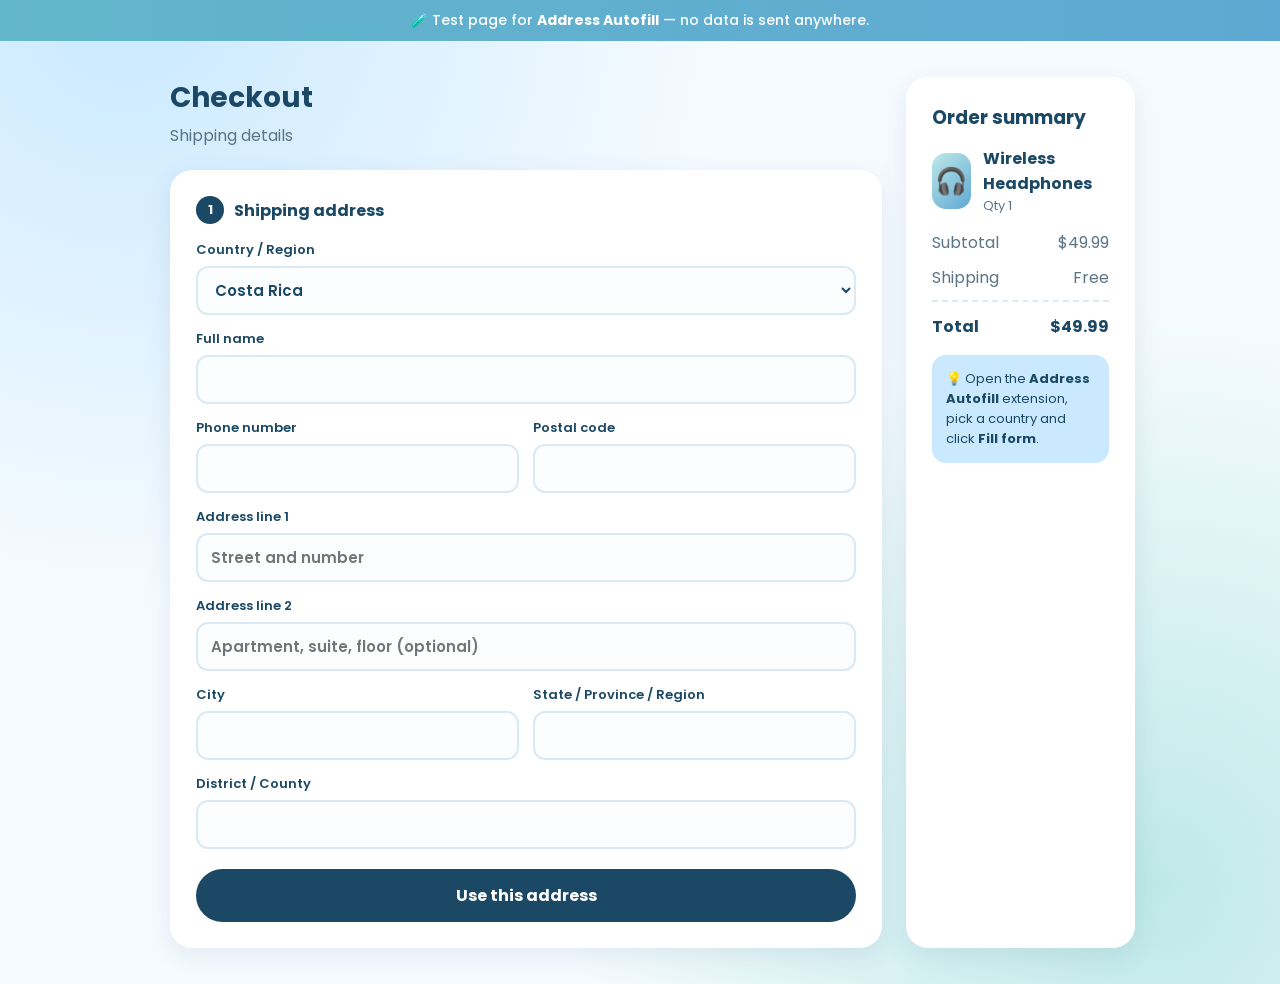
<file: demos/address-form/index.html>
<!doctype html><html lang="en"><head><meta charset="utf-8"><meta name="viewport" content="width=device-width,initial-scale=1">
<title>Address Form · Test Page</title>
<link href="https://fonts.googleapis.com/css2?family=Poppins:wght@400;500;600;700&display=swap" rel="stylesheet">
<style>
:root{--frozen:#bee9e8;--pacific:#62b6cb;--yale:#1b4965;--pale:#cae9ff;--fresh:#5fa8d3;--muted:#5b7486}
*{box-sizing:border-box}body{margin:0;font-family:Poppins,system-ui,sans-serif;color:var(--yale);min-height:100vh;
background:radial-gradient(circle at 10% 0%,var(--pale),transparent 40%),radial-gradient(circle at 90% 90%,var(--frozen),transparent 40%),#f6fbff}
.banner{background:linear-gradient(90deg,var(--pacific),var(--fresh));color:#fff;text-align:center;padding:10px;font-size:14px;font-weight:500}
.wrap{max-width:980px;margin:0 auto;padding:36px 20px;display:grid;grid-template-columns:1.6fr 1fr;gap:24px}
h1{margin:0 0 4px;font-size:28px}.sub{color:var(--muted);margin:0 0 22px}
.card{background:#fff;border-radius:22px;padding:26px;box-shadow:0 8px 28px #1b496518}
.grid{display:grid;grid-template-columns:1fr 1fr;gap:14px}.full{grid-column:1/-1}
label{display:flex;flex-direction:column;gap:6px;font-size:13px;font-weight:600}
input,select{font:inherit;font-size:15px;color:var(--yale);border:2px solid #dbe9f2;border-radius:12px;padding:11px 13px;background:#fbfdff;transition:.2s}
input:focus,select:focus{outline:0;border-color:var(--fresh);box-shadow:0 0 0 4px #5fa8d322}
input.filled{border-color:var(--pacific);background:#f0fbfb}
.step{display:flex;align-items:center;gap:10px;font-weight:700;margin-bottom:16px}.step span{width:28px;height:28px;border-radius:50%;background:var(--yale);color:#fff;display:grid;place-items:center;font-size:13px}
button{width:100%;margin-top:20px;border:0;border-radius:999px;padding:14px;font:inherit;font-weight:700;color:#fff;background:var(--yale);cursor:pointer}
.sum h3{margin:0 0 14px}.row{display:flex;justify-content:space-between;color:var(--muted);margin:10px 0}.row.t{color:var(--yale);font-weight:700;border-top:2px dashed #dbe9f2;padding-top:12px}
.item{display:flex;gap:12px;align-items:center;margin-bottom:14px}.thumb{width:56px;height:56px;border-radius:14px;background:linear-gradient(135deg,var(--frozen),var(--fresh));display:grid;place-items:center;font-size:26px}
.tip{margin-top:16px;background:var(--pale);border-radius:14px;padding:14px;font-size:13px;color:var(--yale)}
#ok{display:none;text-align:center;padding:30px}
@media(max-width:800px){.wrap,.grid{grid-template-columns:1fr}}
</style></head><body>
<div class="banner">🧪 Test page for <b>Address Autofill</b> — no data is sent anywhere.</div>
<div class="wrap">
<div>
<h1>Checkout</h1><p class="sub">Shipping details</p>
<form class="card" id="f" autocomplete="on">
<div class="step"><span>1</span>Shipping address</div>
<div class="grid">
<label class="full">Country / Region<select id="country" name="country" autocomplete="country"><option value="AF">Afghanistan</option>
<option value="AX">Aland Islands</option>
<option value="AL">Albania</option>
<option value="DZ">Algeria</option>
<option value="AD">Andorra</option>
<option value="AO">Angola</option>
<option value="AI">Anguilla</option>
<option value="AQ">Antarctica</option>
<option value="AG">Antigua & Barbuda</option>
<option value="AR">Argentina</option>
<option value="AM">Armenia</option>
<option value="AW">Aruba</option>
<option value="AU">Australia</option>
<option value="AT">Austria</option>
<option value="AZ">Azerbaijan</option>
<option value="BS">Bahamas</option>
<option value="BH">Bahrain</option>
<option value="BD">Bangladesh</option>
<option value="BB">Barbados</option>
<option value="BY">Belarus</option>
<option value="BE">Belgium</option>
<option value="BZ">Belize</option>
<option value="BJ">Benin</option>
<option value="BM">Bermuda</option>
<option value="BT">Bhutan</option>
<option value="BO">Bolivia</option>
<option value="BA">Bosnia and Herzegovina</option>
<option value="BW">Botswana</option>
<option value="BV">Bouvet Island</option>
<option value="BR">Brazil</option>
<option value="IO">British Indian Ocean Territory</option>
<option value="VG">British Virgin Islands</option>
<option value="BN">Brunei Darussalam</option>
<option value="BG">Bulgaria</option>
<option value="BF">Burkina Faso</option>
<option value="BI">Burundi</option>
<option value="KH">Cambodia</option>
<option value="CM">Cameroon</option>
<option value="CA">Canada</option>
<option value="CV">Cape Verde</option>
<option value="KY">Cayman Islands</option>
<option value="CF">Central African Republic</option>
<option value="TD">Chad</option>
<option value="CL">Chile</option>
<option value="CN">China</option>
<option value="CX">Christmas Island</option>
<option value="CC">Cocos (Keeling) Islands</option>
<option value="CO">Colombia</option>
<option value="KM">Comoros</option>
<option value="CD">Congo, Democratic Republic</option>
<option value="CG">Congo, Republic of</option>
<option value="CK">Cook Islands</option>
<option value="CR">Costa Rica</option>
<option value="CI">Cote D'Ivoire</option>
<option value="HR">Croatia</option>
<option value="CW">Curacao</option>
<option value="CY">Cyprus</option>
<option value="CZ">Czech Republic</option>
<option value="DK">Denmark</option>
<option value="DJ">Djibouti</option>
<option value="DM">Dominica</option>
<option value="DO">Dominican Republic</option>
<option value="EC">Ecuador</option>
<option value="EG">Egypt</option>
<option value="SV">El Salvador</option>
<option value="GQ">Equatorial Guinea</option>
<option value="ER">Eritrea</option>
<option value="EE">Estonia</option>
<option value="SZ">Eswatini (Swaziland)</option>
<option value="ET">Ethiopia</option>
<option value="FK">Falkland Islands (Malvinas)</option>
<option value="FO">Faroe Islands</option>
<option value="FJ">Fiji</option>
<option value="FI">Finland</option>
<option value="FR">France</option>
<option value="GF">French Guiana</option>
<option value="PF">French Polynesia</option>
<option value="TF">French Southern Territories</option>
<option value="GP">French West Indies - Guadeloupe</option>
<option value="MQ">French West Indies - Martinique</option>
<option value="GA">Gabon</option>
<option value="GM">Gambia</option>
<option value="GE">Georgia</option>
<option value="DE">Germany</option>
<option value="GH">Ghana</option>
<option value="GI">Gibraltar</option>
<option value="GR">Greece</option>
<option value="GL">Greenland</option>
<option value="GD">Grenada</option>
<option value="GU">Guam</option>
<option value="GT">Guatemala</option>
<option value="GG">Guernsey</option>
<option value="GN">Guinea</option>
<option value="GW">Guinea-Bissau</option>
<option value="GY">Guyana</option>
<option value="HT">Haiti</option>
<option value="HM">Heard Island and McDonald Island</option>
<option value="HN">Honduras</option>
<option value="HK">Hong Kong</option>
<option value="HU">Hungary</option>
<option value="IS">Iceland</option>
<option value="IN">India</option>
<option value="ID">Indonesia</option>
<option value="IQ">Iraq</option>
<option value="IE">Ireland</option>
<option value="IL">Israel</option>
<option value="IT">Italy</option>
<option value="JM">Jamaica</option>
<option value="JP">Japan</option>
<option value="JE">Jersey</option>
<option value="JO">Jordan</option>
<option value="KZ">Kazakhstan</option>
<option value="KE">Kenya</option>
<option value="KI">Kiribati</option>
<option value="XK">Kosovo</option>
<option value="KW">Kuwait</option>
<option value="KG">Kyrgyzstan</option>
<option value="LA">Lao People's Democratic Republic</option>
<option value="LV">Latvia</option>
<option value="LB">Lebanon</option>
<option value="LS">Lesotho</option>
<option value="LR">Liberia</option>
<option value="LY">Libyan Arab Jamahiriya</option>
<option value="LI">Liechtenstein</option>
<option value="LT">Lithuania</option>
<option value="LU">Luxembourg</option>
<option value="MO">Macao</option>
<option value="MK">Macedonia</option>
<option value="MG">Madagascar</option>
<option value="MW">Malawi</option>
<option value="MY">Malaysia</option>
<option value="MV">Maldives</option>
<option value="ML">Mali</option>
<option value="MT">Malta</option>
<option value="MH">Marshall Islands</option>
<option value="MR">Mauritania</option>
<option value="MU">Mauritius</option>
<option value="YT">Mayotte</option>
<option value="MX">Mexico</option>
<option value="FM">Micronesia</option>
<option value="MD">Moldova</option>
<option value="MC">Monaco</option>
<option value="MN">Mongolia</option>
<option value="ME">Montenegro</option>
<option value="MS">Montserrat</option>
<option value="MA">Morocco</option>
<option value="MZ">Mozambique</option>
<option value="MM">Myanmar</option>
<option value="NA">Namibia</option>
<option value="NR">Nauru</option>
<option value="NP">Nepal</option>
<option value="NL">Netherlands</option>
<option value="NC">New Caledonia</option>
<option value="NZ">New Zealand</option>
<option value="NI">Nicaragua</option>
<option value="NE">Niger</option>
<option value="NG">Nigeria</option>
<option value="NU">Niue</option>
<option value="NF">Norfolk Island</option>
<option value="NO">Norway</option>
<option value="OM">Oman</option>
<option value="PK">Pakistan</option>
<option value="PW">Palau</option>
<option value="PS">Palestinian Territories</option>
<option value="PA">Panama</option>
<option value="PG">Papua New Guinea</option>
<option value="PY">Paraguay</option>
<option value="PE">Peru</option>
<option value="PH">Philippines</option>
<option value="PN">Pitcairn</option>
<option value="PL">Poland</option>
<option value="PT">Portugal</option>
<option value="PR">Puerto Rico</option>
<option value="QA">Qatar</option>
<option value="RE">Reunion</option>
<option value="RO">Romania</option>
<option value="RU">Russia</option>
<option value="RW">Rwanda</option>
<option value="SH">Saint Helena</option>
<option value="KN">Saint Kitts and Nevis</option>
<option value="LC">Saint Lucia</option>
<option value="PM">Saint Pierre and Miquelon</option>
<option value="VC">Saint Vincent and the Grenadines</option>
<option value="WS">Samoa</option>
<option value="SM">San Marino</option>
<option value="ST">Sao Tome and Principe</option>
<option value="SA">Saudi Arabia</option>
<option value="SN">Senegal</option>
<option value="RS">Serbia</option>
<option value="SC">Seychelles</option>
<option value="SL">Sierra Leone</option>
<option value="SG">Singapore</option>
<option value="SK">Slovakia</option>
<option value="SI">Slovenia</option>
<option value="SB">Solomon Islands</option>
<option value="SO">Somalia</option>
<option value="ZA">South Africa</option>
<option value="GS">South Georgia and South Sandwich Islands</option>
<option value="KR">South Korea</option>
<option value="SS">South Sudan</option>
<option value="ES">Spain</option>
<option value="LK">Sri Lanka</option>
<option value="BL">St. Barthelemy</option>
<option value="MF">St. Martin</option>
<option value="SR">Suriname</option>
<option value="SJ">Svalbard and Jan Mayen</option>
<option value="SE">Sweden</option>
<option value="CH">Switzerland</option>
<option value="TW">Taiwan</option>
<option value="TJ">Tajikistan</option>
<option value="TZ">Tanzania</option>
<option value="TH">Thailand</option>
<option value="TL">Timor-Leste</option>
<option value="TG">Togo</option>
<option value="TK">Tokelau</option>
<option value="TO">Tonga</option>
<option value="TT">Trinidad & Tobago</option>
<option value="TN">Tunisia</option>
<option value="TR">Turkey</option>
<option value="TM">Turkmenistan</option>
<option value="TC">Turks & Caicos</option>
<option value="TV">Tuvalu</option>
<option value="VI">U.S. Virgin Islands</option>
<option value="UG">Uganda</option>
<option value="UA">Ukraine</option>
<option value="AE">United Arab Emirates</option>
<option value="GB">United Kingdom</option>
<option value="US">United States</option>
<option value="UY">Uruguay</option>
<option value="UZ">Uzbekistan</option>
<option value="VU">Vanuatu</option>
<option value="VA">Vatican City</option>
<option value="VE">Venezuela</option>
<option value="VN">Vietnam</option>
<option value="WF">Wallis and Futuna</option>
<option value="EH">Western Sahara</option>
<option value="YE">Yemen</option>
<option value="ZM">Zambia</option>
<option value="ZW">Zimbabwe</option></select></label>
<label class="full">Full name<input id="fullName" name="fullName" autocomplete="name"></label>
<label>Phone number<input id="phone" name="phone" type="tel" autocomplete="tel"></label>
<label>Postal code<input id="zip" name="postalCode" autocomplete="postal-code"></label>
<label class="full">Address line 1<input id="line1" name="addressLine1" autocomplete="address-line1" placeholder="Street and number"></label>
<label class="full">Address line 2<input id="line2" name="addressLine2" autocomplete="address-line2" placeholder="Apartment, suite, floor (optional)"></label>
<label>City<input id="city" name="city" autocomplete="address-level2"></label>
<label>State / Province / Region<input id="state" name="state" autocomplete="address-level1"></label>
<label class="full">District / County<input id="district" name="district" autocomplete="address-level3"></label>
</div>
<button type="submit">Use this address</button>
</form>
<div class="card" id="ok"><div style="font-size:50px">✅</div><h2>Address saved!</h2><p class="sub" id="okTxt"></p><button onclick="location.reload()">Try again</button></div>
</div>
<aside class="card sum"><h3>Order summary</h3>
<div class="item"><div class="thumb">🎧</div><div><b>Wireless Headphones</b><div class="sub" style="margin:0;font-size:13px">Qty 1</div></div></div>
<div class="row"><span>Subtotal</span><span>$49.99</span></div><div class="row"><span>Shipping</span><span>Free</span></div><div class="row t"><span>Total</span><span>$49.99</span></div>
<div class="tip">💡 Open the <b>Address Autofill</b> extension, pick a country and click <b>Fill form</b>.</div></aside>
</div>
<script>
document.querySelectorAll('input').forEach(i=>i.addEventListener('input',()=>i.classList.toggle('filled',!!i.value)));
document.getElementById('country').value='CR';
document.getElementById('f').onsubmit=e=>{e.preventDefault();const v=id=>document.getElementById(id).value;
 document.getElementById('okTxt').textContent=`${v('fullName')} · ${v('line1')}, ${v('city')} · ${document.getElementById('country').selectedOptions[0].text}`;
 e.target.style.display='none';document.getElementById('ok').style.display='block';};
</script></body></html>
</file>
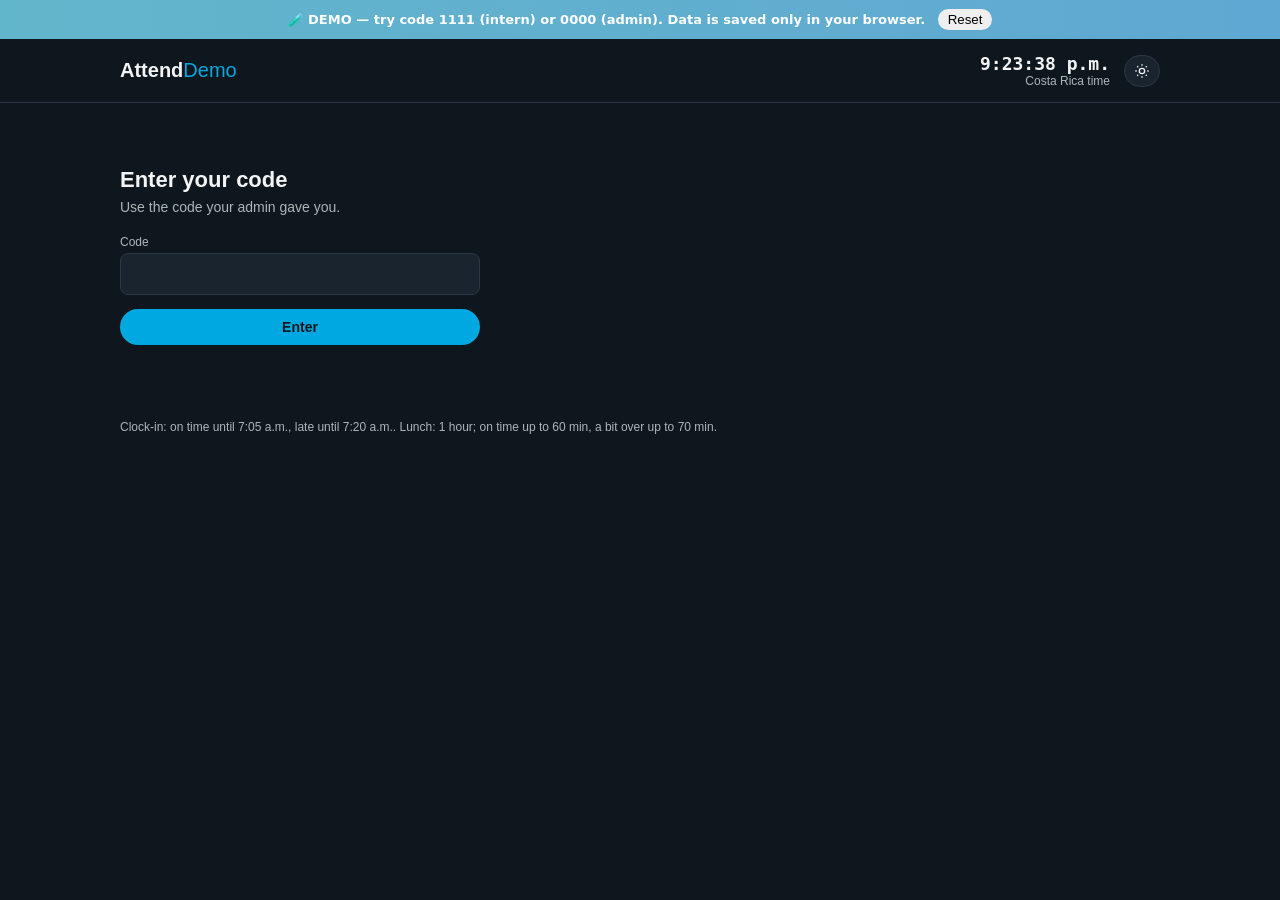
<file: demos/attendance/index.html>
<!DOCTYPE html>
<html lang="en">
<head>
<meta charset="UTF-8" />
<meta name="viewport" content="width=device-width, initial-scale=1" />
<title>Attendance Tracker · Demo</title>
<style>
  :root {
    --bg:#0f171e; --card:#1a242f; --line:#2b3742; --ink:#f2f4f5; --muted:#aab7b8;
    --blue:#00a8e1; --btnText:#0f171e;
    --gBg:#12301f; --gFg:#7ee2a8; --gDot:#22c55e;
    --yBg:#33290b; --yFg:#f5cc4a; --yDot:#eab308;
    --rBg:#3a1512; --rFg:#ff9b91; --rDot:#f04438;
    --blueSoft:#0d2d3d; --out:#5b6873; --grey:#6b7a86; --scheme:dark;
  }
  body.light {
    --bg:#ffffff; --card:#ffffff; --line:#e3e6e6; --ink:#0f1111; --muted:#565959;
    --blue:#0073a8; --btnText:#ffffff;
    --gBg:#e8f6ee; --gFg:#0b6b38; --gDot:#16a34a;
    --yBg:#fdf6dc; --yFg:#7a5900; --yDot:#e0a800;
    --rBg:#fdecea; --rFg:#a3170c; --rDot:#d92d20;
    --blueSoft:#e6f6fc; --out:#8a9499; --grey:#aab7b8; --scheme:light;
  }
  * { box-sizing:border-box; }
  body { margin:0; background:var(--bg); color:var(--ink);
    font-family:"Amazon Ember",-apple-system,BlinkMacSystemFont,"Segoe UI",Roboto,Helvetica,Arial,sans-serif; }
  .top { border-bottom:1px solid var(--line); }
  .wrap { max-width:1080px; margin:0 auto; padding:14px 20px; }
  .bar { display:flex; align-items:center; gap:14px; flex-wrap:wrap; }
  .logo b { font-size:20px; font-weight:800; } .logo span { font-size:20px; color:var(--blue); }
  .clock { margin-left:auto; text-align:right; }
  .mono { font-family:ui-monospace,Menlo,monospace; }
  .clock div:first-child { font-size:18px; font-weight:600; }
  .small { font-size:12px; color:var(--muted); }
  .btn { font:inherit; font-size:14px; font-weight:600; padding:10px 18px; border-radius:999px; border:none;
    background:var(--blue); color:var(--btnText); cursor:pointer; }
  .btn:disabled { opacity:.5; cursor:default; }
  .btn.stop { background:var(--rDot); color:#fff; }
  .ghost { font:inherit; font-size:13px; padding:7px 14px; border-radius:999px; border:1px solid var(--line);
    background:var(--card); color:var(--ink); cursor:pointer; }
  .ghost.on { border-color:var(--blue); color:var(--blue); }
  input { font:inherit; font-size:14px; padding:8px 10px; border:1px solid var(--line); border-radius:8px;
    background:var(--card); color:var(--ink); color-scheme:var(--scheme); }
  label { display:flex; flex-direction:column; gap:4px; font-size:12px; color:var(--muted); }
  .grid2 { display:grid; grid-template-columns:repeat(auto-fit,minmax(280px,1fr)); gap:12px; }
  .card { border:1px solid var(--line); border-radius:12px; padding:18px; background:var(--card);
    display:flex; flex-direction:column; gap:10px; min-height:170px; }
  .card.active { border-color:var(--blue); }
  .head { display:flex; justify-content:space-between; gap:8px; align-items:baseline; }
  .time { font-size:28px; font-weight:600; }
  .big { font-size:40px; font-weight:700; letter-spacing:.02em; }
  .dot { display:inline-block; width:8px; height:8px; border-radius:4px; margin-right:6px; }
  .green { background:var(--gBg); color:var(--gFg); } .green .dot { background:var(--gDot); }
  .yellow { background:var(--yBg); color:var(--yFg); } .yellow .dot { background:var(--yDot); }
  .red { background:var(--rBg); color:var(--rFg); } .red .dot { background:var(--rDot); }
  .chip { display:inline-flex; align-items:center; padding:5px 12px; border-radius:999px; font-size:13px; font-weight:600; cursor:pointer; border:none; font-family:inherit; }
  .table-wrap { overflow-x:auto; }
  table { border-collapse:collapse; width:100%; min-width:640px; font-size:14px; }
  th { text-align:left; padding:10px 12px 10px 0; font-size:13px; border-bottom:2px solid var(--line); }
  td { padding:10px 12px 10px 0; border-bottom:1px solid var(--line); vertical-align:top; }
  .stats { display:flex; gap:40px; flex-wrap:wrap; margin-bottom:20px; }
  .stats .n { font-size:28px; font-weight:700; }
  .err { background:var(--rBg); color:var(--rFg); padding:10px 14px; border-radius:10px; font-size:14px; margin-bottom:16px; }
  .panel { border:1px solid var(--line); border-radius:12px; padding:20px; margin-bottom:24px; }
  .hidden { display:none !important; }
  .linkbtn { font:inherit; background:none; border:none; padding:0; color:var(--ink); cursor:pointer; text-align:left; }
  .linkbtn b { border-bottom:1px dashed var(--muted); }
  .linkbtn:hover b { color:var(--blue); border-bottom-color:var(--blue); }
  .row { display:flex; justify-content:space-between; gap:10px; font-size:14px; padding:6px 0; border-bottom:1px solid var(--line); }
  .row:last-child { border-bottom:none; }
  .hist { display:grid; grid-template-columns:minmax(260px,320px) 1fr; gap:20px; margin-top:32px; }
  @media (max-width:720px) { .hist { grid-template-columns:1fr; } }
  .cal { border:1px solid var(--line); border-radius:12px; padding:14px; background:var(--card); }
  .cal-grid { display:grid; grid-template-columns:repeat(7,1fr); gap:4px; margin-top:10px; }
  .cal-grid .dow { font-size:11px; color:var(--muted); text-align:center; padding:4px 0; }
  .day { font:inherit; font-size:13px; aspect-ratio:1; border-radius:8px; border:1px solid transparent; background:none;
    color:var(--ink); cursor:pointer; display:flex; flex-direction:column; align-items:center; justify-content:center; gap:3px; }
  .day:hover { border-color:var(--line); }
  .day.out { color:var(--out); }
  .day.today { border-color:var(--muted); }
  .day.sel { background:var(--blue); color:var(--btnText); font-weight:700; }
  .day.week { background:var(--blueSoft); }
  .day .d { width:6px; height:6px; border-radius:3px; }
  .detail { border:1px solid var(--line); border-radius:12px; padding:16px 18px; background:var(--card); }
  .detail h4 { margin:0 0 4px; font-size:15px; text-transform:capitalize; }
  .daybox { padding:10px 0; border-bottom:1px solid var(--line); }
  .daybox:last-child { border-bottom:none; }
</style>
</head>
<body>
<script>
/* ===== DEMO BACKEND: tiny Firestore-like store on localStorage (no server, no accounts) ===== */
(function(){
  const KEY='att-demo-db', subs=new Set();
  const load=()=>JSON.parse(localStorage.getItem(KEY)||'{}'), save=d=>{localStorage.setItem(KEY,JSON.stringify(d));subs.forEach(f=>f());};
  function seed(){ if(localStorage.getItem(KEY))return;
    const names=['Ana Mora','Luis Vargas','Sofía Rojas','Diego Solís','Valeria Castro'];
    const d={config:{people:{list:names.map((n,i)=>({name:n,code:String(1111*(i+1))}))}},days:{}};
    const OFF=6*3600e3, now=Date.now();
    for(let back=1;back<=12;back++){ const t=now-back*864e5, c=new Date(t-OFF), wd=c.getUTCDay(); if(wd===0||wd===6)continue;
      const k=`${c.getUTCFullYear()}-${String(c.getUTCMonth()+1).padStart(2,'0')}-${String(c.getUTCDate()).padStart(2,'0')}`;
      names.forEach((_,row)=>{ const entry=415+Math.floor(Math.random()*30), ls=Date.UTC(c.getUTCFullYear(),c.getUTCMonth(),c.getUTCDate(),12,Math.floor(Math.random()*30))+OFF;
        d.days[`${k}_${row}`]={date:k,row,entry,entryAt:t,lunch:{start:ls,end:ls+(52+Math.floor(Math.random()*20))*60e3}}; }); }
    localStorage.setItem(KEY,JSON.stringify(d)); }
  seed();
  const snapOf=docs=>({forEach:f=>docs.forEach(v=>f({data:()=>v}))});
  function doc(col,id){ return {
    set(v,o){ const d=load(); d[col]=d[col]||{}; const prev=d[col][id]||{};
      const merge=(a,b)=>{const r={...a};for(const k in b)r[k]=(b[k]&&typeof b[k]==='object'&&!Array.isArray(b[k])&&a[k]&&typeof a[k]==='object')?merge(a[k],b[k]):b[k];return r;};
      d[col][id]=o&&o.merge?merge(prev,v):v; save(d); return Promise.resolve(); },
    onSnapshot(cb){ const f=()=>{const v=(load()[col]||{})[id]; cb({exists:!!v,data:()=>v});}; subs.add(f); setTimeout(f); return ()=>subs.delete(f); } }; }
  function where(col,field,_,val){ return { onSnapshot(cb){ const f=()=>cb(snapOf(Object.values(load()[col]||{}).filter(x=>x[field]===val))); subs.add(f); setTimeout(f); return ()=>subs.delete(f);} }; }
  window.firebase={ initializeApp(){}, firestore:()=>({ collection:c=>({ doc:id=>doc(c,id), where:(f,o,v)=>where(c,f,o,v) }) }) };
  window.addEventListener('storage',()=>subs.forEach(f=>f()));
})();
</script>
<div style="background:linear-gradient(90deg,#62b6cb,#5fa8d3);color:#fff;text-align:center;padding:9px 12px;font:600 13px system-ui">
  🧪 DEMO — try code <b>1111</b> (intern) or <b>0000</b> (admin). Data is saved only in your browser.
  <button onclick="localStorage.removeItem('att-demo-db');location.reload()" style="margin-left:8px;border:0;border-radius:999px;padding:3px 10px;cursor:pointer">Reset</button>
</div>
<div class="top"><div class="wrap bar">
  <div class="logo"><b>Attend</b><span>Demo</span></div>
  <span class="small" id="role"></span>
  <div class="clock"><div id="clock" class="mono"></div><div class="small">Costa Rica time</div></div>
  <button class="ghost" id="theme" aria-label="Change theme" style="padding:7px 9px;display:inline-flex"></button>
  <button class="ghost hidden" id="logout">Log out</button>
</div></div>

<div class="wrap" style="padding-top:24px;padding-bottom:80px">
  <div id="error" class="err hidden"></div>

  <div id="login" class="hidden" style="max-width:360px;padding:40px 0">
    <div style="font-size:22px;font-weight:700">Enter your code</div>
    <div class="small" style="font-size:14px;margin-top:6px">Use the code your admin gave you.</div>
    <label style="margin-top:20px">Code
      <input id="codeInput" inputmode="numeric" class="mono" style="font-size:20px;letter-spacing:.2em" />
    </label>
    <div id="codeErr" class="small hidden" style="color:var(--rFg);margin-top:8px">Invalid code.</div>
    <button class="btn" id="enter" style="margin-top:14px;width:100%">Enter</button>
  </div>

  <div id="adminBar" class="bar hidden" style="margin-bottom:20px">
    <label>Date <input type="date" id="date" /></label>
    <button class="ghost" id="toggleEdit" style="margin-top:auto">Edit interns</button>
  </div>
  <div id="editPanel" class="panel hidden"></div>

  <div id="view"></div>
  <div class="small" id="rules" style="margin-top:32px;line-height:1.7"></div>
</div>

<script>
/* ============ CONFIGURACIÓN ============ */
const firebaseConfig = {}; // DEMO: data is stored in this browser only
/* Administradores: nombre y código de cada uno */
const ADMINS = [ { name: "Demo Admin", code: "0000" } ];
/* ====================================== */

/* Entrada: verde hasta 7:05, amarillo hasta 7:20, rojo después. Se puede marcar desde las 6:00 */
const ENTRY = { open:360, onTime:425, late:440 };
/* Lunch: dura 1 hora. Verde hasta 60 min, amarillo hasta 70 min, rojo después */
const LUNCH_MIN = 60, LUNCH_YELLOW = 70;
const LABEL = { green:'On time', yellow:'Late', red:'Very late' };
const DEFAULT_PEOPLE = Array.from({length:10}, (_, i) => ({ name:`Intern ${i+1}`, code:'' }));
const OFF = 6*3600*1000; // Costa Rica UTC-6

const p2 = n => String(n).padStart(2,'0');
function crParts(ms) { const d=new Date(ms-OFF); return { y:d.getUTCFullYear(), mo:d.getUTCMonth(), d:d.getUTCDate(), h:d.getUTCHours(), mi:d.getUTCMinutes(), s:d.getUTCSeconds(), wd:d.getUTCDay() }; }
function crNow() { const c=crParts(Date.now()); return { date:`${c.y}-${p2(c.mo+1)}-${p2(c.d)}`, minutes:c.h*60+c.mi, seconds:c.s }; }
function fmt(m) { const h=Math.floor(m/60)%24, mm=m%60; return `${((h+11)%12)+1}:${p2(mm)} ${h<12?'a.m.':'p.m.'}`; }
function fmtMs(ms) { const c=crParts(ms); return fmt(c.h*60+c.mi); }
function dur(ms) { const t=Math.max(0,Math.floor(ms/1000)); const h=Math.floor(t/3600), m=Math.floor(t%3600/60), s=t%60; return `${h?h+':'+p2(m):m}:${p2(s)}`; }
function durText(ms) { const m=Math.round(ms/60000); return m>=60 ? `${Math.floor(m/60)} h ${m%60} min` : `${m} min`; }
const entryStatus = m => m <= ENTRY.onTime ? 'green' : m <= ENTRY.late ? 'yellow' : 'red';
const lunchStatus = ms => { const m=ms/60000; return m <= LUNCH_MIN ? 'green' : m <= LUNCH_YELLOW ? 'yellow' : 'red'; };
const lunchLabel = st => ({ green:'On time', yellow:'A bit over', red:'Over' }[st]);
const esc = s => String(s).replace(/[&<>"]/g, c => ({'&':'&amp;','<':'&lt;','>':'&gt;','"':'&quot;'}[c]));
const $ = id => document.getElementById(id);
const dateKey = (y,mo,d) => `${y}-${p2(mo+1)}-${p2(d)}`;
function parseKey(k) { const [y,m,d]=k.split('-').map(Number); return new Date(Date.UTC(y,m-1,d)); }
function keyOf(dt) { return dateKey(dt.getUTCFullYear(), dt.getUTCMonth(), dt.getUTCDate()); }
function addDays(k, n) { const d=parseKey(k); d.setUTCDate(d.getUTCDate()+n); return keyOf(d); }
function longDate(k) { return parseKey(k).toLocaleDateString('en-US',{ timeZone:'UTC', weekday:'long', day:'numeric', month:'long' }); }

let db, people = DEFAULT_PEOPLE, peopleLoaded = false, code = localStorage.getItem('att-demo-code') || '';
let date = crNow().date;        // fecha del tablero de admin
let dayData = {};               // admin: `${row}` -> {entry, lunch} del día elegido
let myData = {};                // practicante: date -> {entry, lunch}
let unsubDay = null, unsubMine = null, mineRow = -1;
let calMonth = (() => { const c=crParts(Date.now()); return { y:c.y, mo:c.mo }; })();
let selDay = crNow().date, histMode = 'day', viewRow = null;

function showError(msg) { const e=$('error'); e.textContent=msg; e.classList.toggle('hidden', !msg); }
try { firebase.initializeApp(firebaseConfig); db = firebase.firestore(); }
catch (e) { showError('Missing configuration.'); }

const adminOf = c => ADMINS.find(a => a.code === c);
const isAdmin = () => !!(code && adminOf(code));
const myRow = () => people.findIndex(p => p.code && p.code === code);

/* ---------- Datos ---------- */
function listenPeople() {
  db.collection('config').doc('people').onSnapshot(doc => {
    const arr = doc.exists ? doc.data().list : null;
    people = Array.isArray(arr) && arr.length ? arr : DEFAULT_PEOPLE;
    peopleLoaded = true; route();
  }, e => showError('Could not read the list: ' + e.message));
}
function listenDay() {
  if (unsubDay) unsubDay();
  unsubDay = db.collection('days').where('date','==',date).onSnapshot(snap => {
    dayData = {}; snap.forEach(d => { const v=d.data(); dayData[v.row] = v; }); render();
  }, e => showError('Could not read records: ' + e.message));
}
function listenMine(row) {
  if (mineRow === row && unsubMine) return;
  if (unsubMine) unsubMine();
  mineRow = row;
  unsubMine = db.collection('days').where('row','==',row).onSnapshot(snap => {
    myData = {}; snap.forEach(d => { const v=d.data(); myData[v.date] = v; }); render();
  }, e => showError('Could not read your records: ' + e.message));
}
const docRef = (d, row) => db.collection('days').doc(`${d}_${row}`);
async function patch(d, row, fields) { await docRef(d,row).set({ date:d, row, ...fields }, { merge:true }); }

/* ---------- Pantallas ---------- */
function route() {
  const logged = isAdmin() || (peopleLoaded && myRow() >= 0);
  if (code && peopleLoaded && !logged) { code=''; localStorage.removeItem('att-demo-code'); }
  $('login').classList.toggle('hidden', !!(code && logged) || !peopleLoaded);
  $('logout').classList.toggle('hidden', !code);
  $('adminBar').classList.toggle('hidden', !isAdmin());
  if (!isAdmin()) $('editPanel').classList.add('hidden');
  $('role').textContent = isAdmin() ? `Admin · ${adminOf(code).name}` : (code ? 'Attendance' : '');
  if (isAdmin() && !unsubDay) listenDay();
  if (!isAdmin() && myRow() >= 0) listenMine(myRow());
  if (!peopleLoaded) $('view').innerHTML = '<div class="small" style="padding:40px 0">Loading</div>';
  render();
}
function render() {
  if (!peopleLoaded) return;
  const v = $('view');
  if (!code) { v.innerHTML=''; return; }
  if (isAdmin()) v.innerHTML = (viewRow != null && people[viewRow]) ? profileView(viewRow) : adminView();
  else if (myRow() >= 0) v.innerHTML = internView(myRow());
}

/* ---------- Practicante ---------- */
function internView(row) {
  const now = crNow(), today = myData[now.date] || {};
  const first = esc(people[row].name.split(' ')[0]);
  return `<div style="margin-bottom:20px"><div style="font-size:22px;font-weight:700">Hi, ${first}</div>
    <div class="small" style="font-size:14px;text-transform:capitalize">${longDate(now.date)}</div></div>
    <div class="grid2">${entryCard(row, today, now, false, now.date)}${lunchCard(row, today, false, now.date)}</div>
    ${historyView()}`;
}
function adminEditBtn(fn, row, k, label) { return `<button class="ghost" style="margin-top:8px;align-self:flex-start" onclick="${fn}(${row},'${k}')">${label}</button>`; }
function entryCard(row, d, now, adm, k) {
  const head = `<div class="head"><b>Clock-in</b><span class="small">7:00 a.m.</span></div>`;
  const edit = adm ? adminEditBtn('editEntry', row, k, d.entry != null ? 'Edit clock-in' : 'Add clock-in') : '';
  if (d.entry != null) { const st=entryStatus(d.entry);
    return `<div class="card ${st}">${head}<div style="margin-top:auto"><div class="time mono">${fmt(d.entry)}</div>
      <div style="font-size:13px;font-weight:600"><span class="dot"></span>${LABEL[st]}</div></div>${edit}</div>`; }
  if (adm) return `<div class="card">${head}<div class="small" style="margin-top:auto;font-size:13px">No record</div>${edit}</div>`;
  if (now.minutes < ENTRY.open)
    return `<div class="card">${head}<div class="small" style="margin-top:auto;font-size:13px">Available from ${fmt(ENTRY.open)}</div></div>`;
  const late = now.minutes > ENTRY.late;
  return `<div class="card active">${head}<button class="btn ${late?'stop':''}" style="margin-top:auto" onclick="markEntry(${row})">Clock in</button></div>`;
}
function lunchCard(row, d, adm, k) {
  const head = `<div class="head"><b>Lunch</b><span class="small">1 hour</span></div>`;
  const L = d.lunch || {};
  const edit = adm ? adminEditBtn('editLunch', row, k, L.start ? 'Edit lunch' : 'Add lunch') : '';
  if (!L.start) {
    if (adm) return `<div class="card">${head}<div class="small" style="margin-top:auto;font-size:13px">No lunch</div>${edit}</div>`;
    return `<div class="card">${head}<div class="small" style="font-size:13px">Tap it when you go to lunch. The timer starts and it can't be undone.</div>
      <button class="btn" style="margin-top:auto" onclick="startLunch(${row})">Start lunch</button></div>`;
  }
  const planned = L.start + LUNCH_MIN*60000;
  if (!L.end) {
    const el = Date.now() - L.start, over = el > LUNCH_MIN*60000;
    return `<div class="card active">${head}
      <div class="row"><span class="small">Started</span><b class="mono">${fmtMs(L.start)}</b></div>
      <div class="row"><span class="small">Ends</span><b class="mono">${fmtMs(planned)}</b></div>
      <div style="display:flex;justify-content:space-between;align-items:flex-end;gap:10px;flex-wrap:wrap">
        <div><div class="small">${over?(adm?'Over by':'You went over by'):(adm?'Time left':'Time left')}</div>
          <div class="big mono" id="lunchLeft" style="color:${over?'var(--rFg)':'var(--blue)'}">${dur(over ? el-LUNCH_MIN*60000 : LUNCH_MIN*60000-el)}</div></div>
        <div style="text-align:right"><div class="small">${adm?'Elapsed':'Elapsed'}</div><div class="mono" id="lunchEl" style="font-size:18px;font-weight:600">${dur(el)}</div></div>
      </div>
      ${adm ? edit : `<button class="btn stop" onclick="endLunch(${row})">End lunch</button>`}</div>`;
  }
  const total = L.end - L.start, st = lunchStatus(total), over = total - LUNCH_MIN*60000;
  return `<div class="card ${st}">${head}
    <div class="time mono">${fmtMs(L.start)} – ${fmtMs(L.end)}</div>
    <div style="font-size:13px;font-weight:600"><span class="dot"></span>${durText(total)} · ${lunchLabel(st)}${over>60000?` (+${durText(over)})`:''}</div>${edit}</div>`;
}

/* ---------- Perfil de practicante visto por un administrador ---------- */
function profileView(row) {
  const now = crNow(), k = selDay, d = myData[k] || {}, p = people[row];
  return `<div class="bar" style="margin-bottom:16px"><button class="ghost" onclick="closeProfile()">‹ Back to table</button></div>
    <div style="margin-bottom:20px"><div style="font-size:22px;font-weight:700">${esc(p.name)}</div>
    <div class="small" style="font-size:14px">Intern profile · ${p.code ? 'Code ' + esc(p.code) : 'No code'}</div>
    <div style="font-size:15px;font-weight:600;margin-top:6px;text-transform:capitalize">${longDate(k)}${k===now.date?' · today':''}</div></div>
    <div class="grid2">${entryCard(row, d, now, true, k)}${lunchCard(row, d, true, k)}</div>
    ${historyView()}`;
}
window.openProfile = r => {
  viewRow = r; selDay = date; histMode = 'day';
  const dt = parseKey(date); calMonth = { y: dt.getUTCFullYear(), mo: dt.getUTCMonth() };
  myData = {}; listenMine(r); render(); window.scrollTo(0, 0);
};
window.closeProfile = () => { viewRow = null; render(); };

/* ---------- Historial con calendario ---------- */
function historyView() {
  const { y, mo } = calMonth;
  const first = new Date(Date.UTC(y, mo, 1)), startW = (first.getUTCDay()+6)%7; // lunes = 0
  const today = crNow().date;
  const wkStart = addDays(selDay, -((parseKey(selDay).getUTCDay()+6)%7)), wkEnd = addDays(wkStart, 6);
  let cells = ['M','T','W','T','F','S','S'].map(d=>`<div class="dow">${d}</div>`).join('');
  for (let i=0;i<42;i++) {
    const k = keyOf(new Date(Date.UTC(y, mo, 1 - startW + i)));
    const inMonth = parseKey(k).getUTCMonth() === mo, rec = myData[k];
    const cls = ['day', inMonth?'':'out', k===today?'today':'', k===selDay?'sel':'', histMode==='week'&&k>=wkStart&&k<=wkEnd&&k!==selDay?'week':''].join(' ');
    const dot = rec && rec.entry!=null ? `<span class="d" style="background:var(--${entryStatus(rec.entry)[0]}Dot)"></span>` : '<span class="d"></span>';
    cells += `<button class="${cls}" onclick="pickDay('${k}')">${Number(k.slice(8))}${dot}</button>`;
    if (i>=34 && !inMonth && parseKey(k).getUTCDay()===0) break;
  }
  const monthName = first.toLocaleDateString('en-US',{ timeZone:'UTC', month:'long', year:'numeric' });
  let detail;
  if (histMode==='day') detail = `<h4>${longDate(selDay)}</h4>${dayDetail(selDay)}`;
  else {
    let boxes='', mins=0, lunches=0, ontime=0, days=0;
    for (let i=0;i<7;i++) { const k=addDays(wkStart,i), r=myData[k];
      if (r && (r.entry!=null || (r.lunch&&r.lunch.start))) { days++;
        if (r.entry!=null && entryStatus(r.entry)==='green') ontime++;
        if (r.lunch && r.lunch.end) { mins += (r.lunch.end-r.lunch.start); lunches++; } }
      boxes += `<div class="daybox"><div style="font-weight:600;font-size:14px;text-transform:capitalize">${longDate(k)}</div>${dayDetail(k, true)}</div>`; }
    detail = `<h4>Week of ${longDate(wkStart).replace(/^\S+\s/,'')} – ${longDate(wkEnd).replace(/^\S+\s/,'')}</h4>
      <div class="small" style="margin-bottom:6px">${days} days with records · ${ontime} on-time clock-ins${lunches?` · avg lunch ${durText(mins/lunches)}`:''}</div>${boxes}`;
  }
  return `<div class="hist">
    <div class="cal">
      <div class="bar" style="gap:8px"><button class="ghost" onclick="moveMonth(-1)" aria-label="Previous month">‹</button>
        <b style="flex:1;text-align:center;text-transform:capitalize">${monthName}</b>
        <button class="ghost" onclick="moveMonth(1)" aria-label="Next month">›</button></div>
      <div class="cal-grid">${cells}</div>
      <div class="bar" style="gap:6px;margin-top:12px;justify-content:center">
        <button class="ghost ${histMode==='day'?'on':''}" onclick="setMode('day')">By day</button>
        <button class="ghost ${histMode==='week'?'on':''}" onclick="setMode('week')">By week</button>
      </div>
    </div>
    <div class="detail">${detail}</div></div>`;
}
function dayDetail(k, compact) {
  const r = myData[k];
  if (!r || (r.entry==null && !(r.lunch && r.lunch.start))) return `<div class="small" style="padding:${compact?'4px':'10px'} 0">No records</div>`;
  let h = '';
  if (r.entry!=null) { const st=entryStatus(r.entry);
    h += `<div class="row"><span>Clock-in</span><span><b class="mono">${fmt(r.entry)}</b> <span class="chip ${st}" style="cursor:default;padding:2px 8px;font-size:12px"><span class="dot"></span>${LABEL[st]}</span></span></div>`; }
  else h += `<div class="row"><span>Clock-in</span><span class="small">No record</span></div>`;
  const L = r.lunch;
  if (L && L.start && L.end) { const t=L.end-L.start, st=lunchStatus(t), over=t-LUNCH_MIN*60000;
    h += `<div class="row"><span>Lunch</span><b class="mono">${fmtMs(L.start)} – ${fmtMs(L.end)}</b></div>
      <div class="row"><span>Duration</span><span><b>${durText(t)}</b> <span class="chip ${st}" style="cursor:default;padding:2px 8px;font-size:12px"><span class="dot"></span>${over>60000?'+'+durText(over):'On time'}</span></span></div>`; }
  else if (L && L.start) h += `<div class="row"><span>Lunch</span><span><b class="mono">${fmtMs(L.start)}</b> <span class="small">in progress</span></span></div>`;
  else h += `<div class="row"><span>Lunch</span><span class="small">No record</span></div>`;
  return h;
}
window.pickDay = k => { selDay = k; render(); };
window.setMode = m => { histMode = m; render(); };
window.moveMonth = n => { let { y, mo } = calMonth; mo += n; if (mo<0){mo=11;y--;} if (mo>11){mo=0;y++;} calMonth={y,mo}; render(); };

/* ---------- Acciones del practicante (solo una vez cada una) ---------- */
window.markEntry = async row => {
  const d = crNow().date;
  if (row !== myRow() || (myData[d] && myData[d].entry != null)) return;
  try { await patch(d, row, { entry: crNow().minutes, entryAt: Date.now() }); showError(''); }
  catch (e) { showError('Could not save: ' + e.message); }
};
window.startLunch = async row => {
  const d = crNow().date, L = (myData[d]||{}).lunch;
  if (row !== myRow() || (L && L.start)) return;
  if (!confirm('Start lunch now? A 1-hour timer starts and it cannot be undone.')) return;
  try { await patch(d, row, { lunch: { start: Date.now(), end: null } }); showError(''); }
  catch (e) { showError('Could not save: ' + e.message); }
};
window.endLunch = async row => {
  const d = crNow().date, L = (myData[d]||{}).lunch;
  if (row !== myRow() || !L || !L.start || L.end) return;
  if (!confirm('End lunch now? It cannot be changed afterwards.')) return;
  try { await patch(d, row, { lunch: { start: L.start, end: Date.now() } }); showError(''); }
  catch (e) { showError('Could not save: ' + e.message); }
};

/* ---------- Administrador ---------- */
function adminView() {
  const now = crNow(), isToday = date === now.date;
  const c = { green:0, yellow:0, red:0, pending:0, inLunch:0 };
  people.forEach((_, r) => { const d=dayData[r]||{}; d.entry!=null ? c[entryStatus(d.entry)]++ : c.pending++; if (d.lunch && d.lunch.start && !d.lunch.end) c.inLunch++; });
  const stat = (l,n,col) => `<div><div class="small"><span class="dot" style="background:${col}"></span>${l}</div><div class="n">${n}</div></div>`;
  const rows = people.map((p, r) => {
    const d = dayData[r] || {}, L = d.lunch || {};
    let e;
    if (d.entry!=null) { const st=entryStatus(d.entry); e=`<button class="chip ${st}" onclick="editEntry(${r})"><span class="dot"></span>${fmt(d.entry)} · ${LABEL[st]}</button>`; }
    else { const missed = !isToday || now.minutes > ENTRY.late; e=`<button class="ghost" style="${missed?'color:var(--rFg)':''}" onclick="editEntry(${r})">${missed?'No record':'Pending'}</button>`; }
    let l;
    if (L.start && L.end) { const t=L.end-L.start, st=lunchStatus(t); l=`<button class="chip ${st}" onclick="editLunch(${r})"><span class="dot"></span>${fmtMs(L.start)} – ${fmtMs(L.end)} · ${durText(t)}</button>`; }
    else if (L.start) { const el=Date.now()-L.start, over=el>LUNCH_MIN*60000; l=`<button class="chip ${over?'red':''}" style="${over?'':'background:var(--blueSoft);color:var(--blue)'}" onclick="editLunch(${r})"><span class="dot" style="background:var(--blue)"></span>En lunch desde ${fmtMs(L.start)} · <span class="mono" style="margin-left:4px">${dur(el)}</span></button>`; }
    else l=`<button class="ghost" onclick="editLunch(${r})">No lunch</button>`;
    return `<tr><td><button class="linkbtn" onclick="openProfile(${r})" title="View profile"><b>${esc(p.name)}</b></button><div class="small">${p.code?'Code '+esc(p.code):'No code'}</div></td><td>${e}</td><td>${l}</td></tr>`;
  }).join('');
  return `<div class="stats">${stat('On-time clock-in',c.green,'var(--gDot)')}${stat('Late',c.yellow,'var(--yDot)')}${stat('Very late',c.red,'var(--rDot)')}${stat('No clock-in',c.pending,'var(--grey)')}${stat('At lunch now',isToday?c.inLunch:0,'var(--blue)')}</div>
    <div class="table-wrap"><table><thead><tr><th>Practicante</th><th>Entrada<div class="small">7:00 a.m.</div></th><th>Lunch<div class="small">1 hora</div></th></tr></thead><tbody>${rows}</tbody></table></div>
    <div class="small" style="margin-top:10px">Tap a name to see their profile and calendar. Tap a cell to add, change or delete a record.</div>`;
}
const toHHMM = m => `${p2(Math.floor(m/60))}:${p2(m%60)}`;
const parseHHMM = v => { const m=v.trim().match(/^(\d{1,2}):(\d{2})$/); return m ? Number(m[1])*60+Number(m[2]) : null; };
const msAt = (k, minutes) => parseKey(k).getTime() + minutes*60000 + OFF;
const minOfMs = ms => { const c=crParts(ms); return c.h*60+c.mi; };
const recOf = (r, k) => (mineRow === r && myData[k]) || (k === date && dayData[r]) || {};
window.editEntry = async (r, k) => {
  if (!isAdmin()) return;
  k = k || date;
  const d = recOf(r, k);
  const v = prompt(`${people[r].name} · Clock-in\nTime in 24 h format (e.g. 07:03). Leave empty to delete.`, d.entry!=null ? toHHMM(d.entry) : '');
  if (v === null) return;
  try {
    if (!v.trim()) return await patch(k, r, { entry: null });
    const m = parseHHMM(v); if (m == null) return showError('Invalid time. Use the 07:03 format.');
    await patch(k, r, { entry: m, editedBy: adminOf(code).name }); showError('');
  } catch (e) { showError('Could not save: ' + e.message); }
};
window.editLunch = async (r, k) => {
  if (!isAdmin()) return;
  k = k || date;
  const L = recOf(r, k).lunch || {};
  const cur = L.start ? `${toHHMM(minOfMs(L.start))}-${L.end ? toHHMM(minOfMs(L.end)) : ''}` : '';
  const v = prompt(`${people[r].name} · Lunch\nType start-end in 24 h (e.g. 12:00-13:05).\nStart only (e.g. 12:00-) leaves it in progress. Empty to delete.`, cur);
  if (v === null) return;
  try {
    if (!v.trim()) return await patch(k, r, { lunch: null });
    const [a, b] = v.split('-'); const s = parseHHMM(a||''), e = b && b.trim() ? parseHHMM(b) : null;
    if (s == null || (b && b.trim() && e == null)) return showError('Invalid format. Use 12:00-13:05.');
    if (e != null && e < s) return showError('End cannot be before start.');
    await patch(k, r, { lunch: { start: msAt(k, s), end: e != null ? msAt(k, e) : null }, editedBy: adminOf(code).name }); showError('');
  } catch (e) { showError('Could not save: ' + e.message); }
};

function openEdit() {
  const p = $('editPanel');
  p.innerHTML = `<div class="grid2" style="grid-template-columns:repeat(auto-fill,minmax(230px,1fr))">${people.map((x,i)=>`
    <div style="display:flex;flex-direction:column;gap:6px">
      <label>Nombre ${i+1}<input data-n="${i}" value="${esc(x.name)}" /></label>
      <label>Code<div style="display:flex;gap:6px"><input data-c="${i}" value="${esc(x.code||'')}" inputmode="numeric" class="mono" style="flex:1;min-width:0" />
      <button class="ghost" onclick="document.querySelector('[data-c=\\'${i}\\']').value=String(Math.floor(100000+Math.random()*900000))">Generate</button></div></label>
    </div>`).join('')}</div>
    <div style="display:flex;gap:8px;margin-top:16px;flex-wrap:wrap">
      <button class="ghost" id="addRow">Add intern</button>
      <button class="btn" id="savePeople">Save</button>
    </div>`;
  $('addRow').onclick = () => { people = collect(); people = [...people, { name:`Intern ${people.length+1}`, code:'' }]; openEdit(); };
  $('savePeople').onclick = async () => {
    const list = collect(), codes = list.map(x=>x.code).filter(Boolean);
    if (new Set(codes).size !== codes.length) return showError('There are duplicate codes.');
    if (codes.some(c => adminOf(c))) return showError('An intern cannot use an admin code.');
    try { await db.collection('config').doc('people').set({ list }); showError(''); p.classList.add('hidden'); $('toggleEdit').textContent='Edit interns'; }
    catch (e) { showError('Could not save: ' + e.message); }
  };
  p.classList.remove('hidden');
}
function collect() {
  return people.map((x,i) => ({
    name: (document.querySelector(`[data-n="${i}"]`)?.value || '').trim() || `Intern ${i+1}`,
    code: (document.querySelector(`[data-c="${i}"]`)?.value || '').trim(),
  }));
}

$('enter').onclick = () => {
  const c = $('codeInput').value.trim();
  if (adminOf(c) || people.some(p => p.code && p.code === c)) {
    code = c; localStorage.setItem('att-demo-code', c); $('codeInput').value=''; $('codeErr').classList.add('hidden'); route();
  } else $('codeErr').classList.remove('hidden');
};
$('codeInput').onkeydown = e => { if (e.key === 'Enter') $('enter').click(); };
$('logout').onclick = () => { code=''; localStorage.removeItem('att-demo-code'); if (unsubMine) { unsubMine(); unsubMine=null; mineRow=-1; } myData={}; viewRow=null; route(); };
$('toggleEdit').onclick = () => {
  const hidden = $('editPanel').classList.contains('hidden');
  if (hidden) { openEdit(); $('toggleEdit').textContent='Close'; } else { $('editPanel').classList.add('hidden'); $('toggleEdit').textContent='Edit interns'; }
};
$('date').value = date; $('date').max = date;
$('date').onchange = e => { if (e.target.value) { date = e.target.value; if (viewRow != null) selDay = date; listenDay(); render(); } };
$('rules').textContent = `Clock-in: on time until ${fmt(ENTRY.onTime)}, late until ${fmt(ENTRY.late)}. Lunch: 1 hour; on time up to 60 min, a bit over up to ${LUNCH_YELLOW} min.`;

let lastMin = -1, lastOver = null;
setInterval(() => {
  const n = crNow();
  $('clock').textContent = fmt(n.minutes).replace(' ', ':' + p2(n.seconds) + ' ');
  // Contador de lunch en vivo (sin redibujar todo)
  const r = isAdmin() ? viewRow : myRow(), L = (r != null && r >= 0) ? (myData[n.date]||{}).lunch : null;
  if (L && L.start && !L.end && $('lunchLeft')) {
    const el = Date.now()-L.start, over = el > LUNCH_MIN*60000;
    if (over !== lastOver) { lastOver = over; render(); }
    $('lunchLeft').textContent = dur(over ? el-LUNCH_MIN*60000 : LUNCH_MIN*60000-el);
    $('lunchEl').textContent = dur(el);
  }
  if (isAdmin() && viewRow == null && n.seconds % 5 === 0) render();
  if (n.minutes !== lastMin) { lastMin = n.minutes; if (!isAdmin() || viewRow != null) render(); $('date').max = n.date; }
}, 1000);

/* ---------- Light mode / oscuro ---------- */
const SUN='<svg width="16" height="16" viewBox="0 0 24 24" fill="none" stroke="currentColor" stroke-width="2"><circle cx="12" cy="12" r="4"/><path d="M12 2v2M12 20v2M4.9 4.9l1.4 1.4M17.7 17.7l1.4 1.4M2 12h2M20 12h2M4.9 19.1l1.4-1.4M17.7 6.3l1.4-1.4"/></svg>';
const MOON='<svg width="16" height="16" viewBox="0 0 24 24" fill="none" stroke="currentColor" stroke-width="2"><path d="M21 12.8A9 9 0 1 1 11.2 3a7 7 0 0 0 9.8 9.8z"/></svg>';
function applyTheme(light) {
  document.body.classList.toggle('light', light);
  $('theme').innerHTML = light ? MOON : SUN;
  $('theme').title = light ? 'Dark mode' : 'Light mode';
  localStorage.setItem('att-demo-theme', light ? 'light' : 'dark');
}
applyTheme(localStorage.getItem('att-demo-theme') === 'light');
$('theme').onclick = () => applyTheme(!document.body.classList.contains('light'));

if (db) listenPeople();
</script>
</body>
</html>
</file>
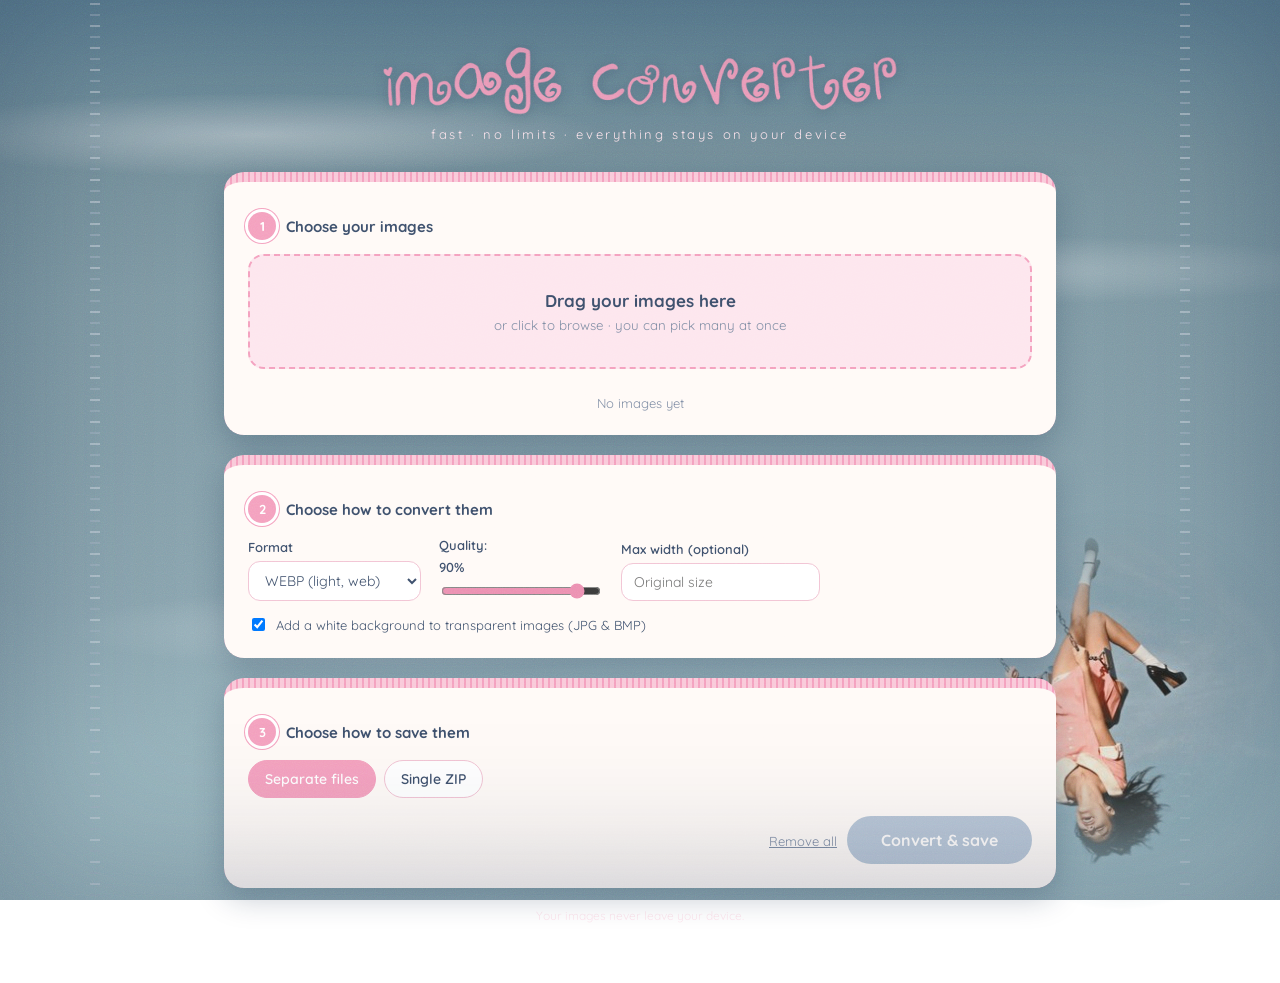
<file: demos/converter/index.html>
<!DOCTYPE html>
<html lang="en"><head><meta charset="UTF-8"><meta name="viewport" content="width=device-width,initial-scale=1,viewport-fit=cover"><meta name="theme-color" content="#608294"><title>image converter</title>
<link href="https://fonts.googleapis.com/css2?family=Pinyon+Script&amp;family=Quicksand:wght@400;500;600;700&amp;display=swap" rel="stylesheet">
<style>
:root{--ink:#3d4f6b;--soft:#7d8ba3;--pink:#f4a0be;--pink2:#fde6ee;--accent:#ec8fb1;--blue:#5f86ad;--sky2:#e3edf5}
*{box-sizing:border-box}
body{margin:0;min-height:100vh;font-family:'Quicksand',system-ui,sans-serif;color:var(--ink);
background:
radial-gradient(ellipse 500px 60px at 20% 15%,rgba(255,255,255,.35),transparent 70%),
radial-gradient(ellipse 600px 50px at 75% 30%,rgba(255,255,255,.28),transparent 70%),
radial-gradient(ellipse 450px 60px at 30% 70%,rgba(255,255,255,.25),transparent 70%),
linear-gradient(180deg,#608294 0%,#728d99 17%,#7d98a3 33%,#829da8 50%,#88a3ae 67%,#94b1ba 83%,#9bb8c0 100%);background-attachment:fixed}
body::before{content:"";position:fixed;inset:0;pointer-events:none;opacity:.18;mix-blend-mode:overlay;z-index:9;
background-image:url("data:image/svg+xml,%3Csvg xmlns='http://www.w3.org/2000/svg' width='200' height='200'%3E%3Cfilter id='n'%3E%3CfeTurbulence type='fractalNoise' baseFrequency='.9' numOctaves='2'/%3E%3C/filter%3E%3Crect width='100%25' height='100%25' filter='url(%23n)'/%3E%3C/svg%3E")}
body::after{content:"";position:fixed;inset:0;pointer-events:none;box-shadow:inset 0 0 160px rgba(20,40,70,.35);z-index:8}
.wrap{max-width:880px;margin:0 auto;padding:44px 24px 60px;position:relative}
.chain{position:fixed;top:0;width:10px;height:100vh;opacity:.55;z-index:0;
background:repeating-linear-gradient(180deg,transparent 0 3px,#c9d3dc 3px 5px,transparent 5px 14px,#9fb0c0 14px 16px,transparent 16px 22px)}
.chain.l{left:7%}.chain.r{right:7%}
header{text-align:center;margin-bottom:30px}
h1{margin:0;font-weight:400}
.tag{margin:10px 0 0;font-size:13px;letter-spacing:.2em;color:#fde6ee}
.panel{position:relative;background:#fffaf7;border-radius:20px;padding:30px 24px 24px;margin-bottom:20px;
box-shadow:0 10px 30px rgba(20,40,70,.25);border-top:10px solid transparent;
background-image:linear-gradient(#fffaf7,#fffaf7),repeating-linear-gradient(90deg,#f4a0be 0 2px,#f9c9d9 2px 6px);background-origin:border-box;background-clip:padding-box,border-box}
.step{display:flex;align-items:center;gap:10px;margin:0 0 14px;font-weight:700;font-size:15px}
.num{width:28px;height:28px;border-radius:50%;background:var(--pink);color:#fff;display:grid;place-items:center;font-size:13px;box-shadow:0 0 0 3px #fff,0 0 0 4px var(--pink)}
#drop{border:2px dashed var(--pink);border-radius:16px;padding:34px;text-align:center;cursor:pointer;background:var(--pink2);transition:.2s}
#drop.over{background:#fcd3e1;border-color:var(--accent)}
#drop b{font-size:17px}#drop small{display:block;margin-top:6px;color:var(--soft)}
.row{display:flex;flex-wrap:wrap;gap:18px;align-items:flex-end}
.field{display:flex;flex-direction:column;gap:6px;font-size:13px;font-weight:600}
select,input[type=number]{font-family:inherit;font-size:14px;color:var(--ink);background:#fff;border:1px solid #f2c4d4;border-radius:12px;padding:9px 12px;min-width:140px}
input[type=range]{accent-color:var(--accent);width:160px}
.chips{display:flex;gap:8px}
.chip{padding:9px 16px;border-radius:999px;border:1px solid #f2c4d4;background:#fff;cursor:pointer;font-weight:600;font-size:14px}
.chip.on{background:var(--pink);color:#fff;border-color:var(--pink)}
.check{display:flex;gap:8px;align-items:center;font-size:13px}
.actions{display:flex;flex-wrap:wrap;gap:12px;align-items:center;justify-content:space-between}
button.main{font-family:inherit;font-size:16px;font-weight:700;color:#fff;border:0;border-radius:999px;padding:14px 34px;cursor:pointer;background:var(--blue);box-shadow:0 6px 16px rgba(63,108,149,.35)}
button.main:hover{background:#4f7aa3}button.main:disabled{opacity:.45;cursor:default;box-shadow:none}
button.link{font-family:inherit;background:none;border:0;color:var(--soft);cursor:pointer;text-decoration:underline;font-size:13px}
#st{font-size:14px;font-weight:600}
.where{font-size:12px;color:var(--soft);margin-top:8px}
.bar{height:6px;border-radius:6px;background:var(--pink2);overflow:hidden;margin-top:12px;display:none}
.bar i{display:block;height:100%;width:0;background:var(--pink);transition:width .2s}
#grid{display:grid;grid-template-columns:repeat(auto-fill,minmax(140px,1fr));gap:12px;margin-top:16px}
.card{background:#fff;border-radius:12px;padding:8px;font-size:12px;position:relative;border:1px solid #f6d6e1}
.card img{width:100%;height:100px;object-fit:contain;background:var(--sky2);border-radius:8px}
.card .n{white-space:nowrap;overflow:hidden;text-overflow:ellipsis;margin:6px 0 2px;font-weight:600}
.card .s{color:var(--soft)}.card .ok{color:var(--accent);font-weight:700}
.x{position:absolute;top:4px;right:8px;cursor:pointer;color:var(--soft);font-weight:700}
.empty{text-align:center;color:var(--soft);font-size:13px;margin:10px 0 0}
footer{text-align:center;font-size:12px;color:#fde6ee;margin-top:20px}
h1.glyphs{display:flex;flex-wrap:wrap;justify-content:center;align-items:flex-end;line-height:1}
h1.glyphs .w{display:inline-flex;align-items:flex-end;margin:0 14px}
h1.glyphs img{height:72px;filter:drop-shadow(0 2px 6px rgba(20,40,70,.25))}
.swing{position:fixed;right:-20px;bottom:-10px;width:400px;height:418px;z-index:1;pointer-events:none;opacity:.9;
background:url([data-uri]) center/cover;
-webkit-mask-image:radial-gradient(ellipse 48% 48% at 55% 52%,#000 35%,transparent 100%);mask-image:radial-gradient(ellipse 48% 48% at 55% 52%,#000 35%,transparent 100%);
animation:sw 6s ease-in-out infinite;transform-origin:50% -40%}
@keyframes sw{0%,100%{transform:rotate(-2deg)}50%{transform:rotate(2deg)}}
.wrap{z-index:2}
@media(max-width:1100px){.swing{opacity:.6;width:280px;height:293px}}
@media(max-width:700px){
.wrap{padding:24px 14px 140px}.chain{display:none}
h1.glyphs img{height:40px}h1.glyphs .w{margin:0 7px}
.tag{font-size:11px;letter-spacing:.12em}
.panel{padding:22px 16px 18px;border-radius:16px}
#drop{padding:26px 14px}
.row{flex-direction:column;align-items:stretch}
select,input[type=number]{width:100%;font-size:16px;padding:12px}
input[type=range]{width:100%}
.chips{flex-wrap:wrap}.chip{flex:1;text-align:center;padding:12px}
.actions{flex-direction:column;align-items:stretch}
.actions>div{display:flex;flex-direction:column-reverse;gap:10px}
button.main{width:100%;padding:16px}
#grid{grid-template-columns:repeat(auto-fill,minmax(100px,1fr));gap:8px}
.card img{height:80px}.x{font-size:18px;padding:2px 6px}
.swing{width:170px!important;height:172px!important;opacity:.55!important;right:-25px}
}
</style></head><body><div class="chain l"></div><div class="chain r"></div><div class="swing"></div><div class="wrap">
<header><h1>image converter</h1><p class="tag">fast · no limits · everything stays on your device</p></header>

<section class="panel">
<p class="step"><span class="num">1</span>Choose your images</p>
<div id="drop"><b>Drag your images here</b><small>or click to browse · you can pick many at once</small>
<input type="file" id="file" multiple="" accept="image/*,.ico,.avif,.heic" hidden=""></div>
<div id="grid"></div><p class="empty" id="empty">No images yet</p>
</section>

<section class="panel">
<p class="step"><span class="num">2</span>Choose how to convert them</p>
<div class="row">
<label class="field">Format
<select id="fmt"><option value="image/webp">WEBP (light, web)</option><option value="image/jpeg">JPG (photos)</option><option value="image/png">PNG (transparency)</option><option value="bmp">BMP</option><option value="ico">ICO (icons)</option></select></label>
<label class="field">Quality: <span id="qv">90%</span><input type="range" id="q" min="10" max="100" value="90"></label>
<label class="field">Max width (optional)<input type="number" id="mw" placeholder="Original size"></label>
</div>
<div class="row" style="margin-top:14px"><label class="check"><input type="checkbox" id="bg" checked=""> Add a white background to transparent images (JPG & BMP)</label></div>
</section>

<section class="panel">
<p class="step"><span class="num">3</span>Choose how to save them</p>
<div class="chips"><span class="chip on" data-m="sep">Separate files</span><span class="chip" data-m="zip">Single ZIP</span><span class="chip" data-m="share" id="shareChip" style="display:none">Save to Photos</span></div>
<p class="where" id="where"></p>
<div class="actions" style="margin-top:18px">
<span id="st"></span>
<div><button class="link" id="clr">Remove all</button> <button class="main" id="go" disabled="">Convert & save</button></div>
</div>
<div class="bar" id="bar"><i></i></div>
</section>
<footer>Your images never leave your device.</footer>
</div>
<script>
const $=id=>document.getElementById(id);let items=[],mode='sep';
const isMobile=/Android|iPhone|iPad|iPod/i.test(navigator.userAgent)||(navigator.maxTouchPoints>1&&/Mac/.test(navigator.platform));
const canPick='showDirectoryPicker' in window&&!isMobile;
const canShare=isMobile&&!!navigator.canShare&&(()=>{try{return navigator.canShare({files:[new File([''],'a.png',{type:'image/png'})]})}catch(e){return false}})();
// ---- remember last folder (IndexedDB) ----
window.addEventListener('unhandledrejection',e=>{e.preventDefault();console.warn(e.reason)});
const db=new Promise(r=>{try{const q=indexedDB.open('conv-img',1);q.onupgradeneeded=()=>q.result.createObjectStore('kv');q.onsuccess=()=>r(q.result);q.onerror=()=>r(null);q.onblocked=()=>r(null)}catch(e){r(null)}});
async function kv(k,v){try{const d=await db;if(!d)return;return await new Promise(r=>{try{const t=d.transaction('kv',v===undefined?'readonly':'readwrite').objectStore('kv');const q=v===undefined?t.get(k):t.put(v,k);q.onsuccess=()=>r(q.result);q.onerror=()=>r()}catch(e){r()}})}catch(e){return}}
async function showWhere(){let h;try{h=await kv('lastDir')}catch(e){}$('where').textContent=isMobile?(mode==='share'?'Your phone's share menu will open so you can save them to Photos or send them.':mode==='zip'?'The ZIP will be saved to Downloads (or the Files app on iPhone).':'En el teléfono es mejor usar ZIP o Save to Photos: con archivos separados el navegador puede bloquear las descargas.'):!canPick?'Your browser will save the images to your Downloads folder.':
h?`I'll ask where to save. It will open in the last folder you used: “${h.name}”.`:'I\'ll ask where you want to save them.'}
if(isMobile){if(canShare)$('shareChip').style.display='';const def=canShare?'share':'zip';document.querySelectorAll('.chip').forEach(x=>x.classList.toggle('on',x.dataset.m===def));mode=def}
showWhere();
// ---- UI ----
document.querySelectorAll('.chip').forEach(c=>c.onclick=()=>{document.querySelectorAll('.chip').forEach(x=>x.classList.remove('on'));c.classList.add('on');mode=c.dataset.m;showWhere()});
const drop=$('drop'),fi=$('file');
drop.onclick=()=>fi.click();fi.onchange=e=>{add(e.target.files);fi.value=''};
drop.ondragover=e=>{e.preventDefault();drop.classList.add('over')};drop.ondragleave=()=>drop.classList.remove('over');
drop.ondrop=e=>{e.preventDefault();drop.classList.remove('over');add(e.dataTransfer.files)};
$('q').oninput=e=>$('qv').textContent=e.target.value+'%';
$('clr').onclick=()=>{items.forEach(i=>URL.revokeObjectURL(i.url));items=[];render()};
function add(fs){for(const f of fs){if(!f.type.startsWith('image/')&&!/\.(ico|avif|heic)$/i.test(f.name))continue;items.push({f,url:URL.createObjectURL(f),out:null})}render()}
const kb=b=>b>1048576?(b/1048576).toFixed(2)+' MB':(b/1024).toFixed(1)+' KB';
function render(){const g=$('grid');g.innerHTML='';items.forEach((it,i)=>{const d=document.createElement('div');d.className='card';
d.innerHTML=`<span class="x" title="Remove">×</span><img src="${it.url}"><div class="n"></div><div class="s">${kb(it.f.size)}${it.out?` → <span class="ok">${kb(it.out.blob.size)}</span>`:''}</div>`;
d.querySelector('.n').textContent=it.f.name;d.querySelector('.x').onclick=()=>{items.splice(i,1);render()};g.appendChild(d)});
$('empty').style.display=items.length?'none':'block';$('go').disabled=!items.length;
$('st').textContent=items.length?`${items.length} image${items.length>1?'s':''} ready`:''}
render();
// ---- conversion ----
const loadImg=u=>new Promise((r,j)=>{const im=new Image();im.onload=()=>r(im);im.onerror=j;im.src=u});
function toBMP(cv){const w=cv.width,h=cv.height,d=cv.getContext('2d').getImageData(0,0,w,h).data,row=(w*3+3)&~3,sz=54+row*h,b=new ArrayBuffer(sz),v=new DataView(b);
v.setUint16(0,0x4D42,true);v.setUint32(2,sz,true);v.setUint32(10,54,true);v.setUint32(14,40,true);v.setInt32(18,w,true);v.setInt32(22,h,true);v.setUint16(26,1,true);v.setUint16(28,24,true);v.setUint32(34,row*h,true);
const u=new Uint8Array(b);for(let y=0;y<h;y++){let o=54+(h-1-y)*row;for(let x=0;x<w;x++){const p=(y*w+x)*4;u[o++]=d[p+2];u[o++]=d[p+1];u[o++]=d[p]}}return new Blob([b],{type:'image/bmp'})}
async function toICO(cv){const s=Math.min(256,Math.max(cv.width,cv.height)),c=document.createElement('canvas');c.width=c.height=s;const x=c.getContext('2d'),r=Math.min(s/cv.width,s/cv.height),w=cv.width*r,h=cv.height*r;x.drawImage(cv,(s-w)/2,(s-h)/2,w,h);
const png=new Uint8Array(await(await new Promise(res=>c.toBlob(res,'image/png'))).arrayBuffer()),b=new ArrayBuffer(22),v=new DataView(b);
v.setUint16(2,1,true);v.setUint16(4,1,true);v.setUint8(6,s>=256?0:s);v.setUint8(7,s>=256?0:s);v.setUint16(10,1,true);v.setUint16(12,32,true);v.setUint32(14,png.length,true);v.setUint32(18,22,true);return new Blob([b,png],{type:'image/x-icon'})}
async function convert(it,o){const im=await loadImg(it.url);let w=im.naturalWidth||512,h=im.naturalHeight||512;if(o.mw&&w>o.mw){h=Math.round(h*o.mw/w);w=o.mw}
const cv=document.createElement('canvas');cv.width=w;cv.height=h;const cx=cv.getContext('2d');if(o.bg&&(o.fmt==='image/jpeg'||o.fmt==='bmp')){cx.fillStyle='#fff';cx.fillRect(0,0,w,h)}cx.drawImage(im,0,0,w,h);
return o.fmt==='bmp'?toBMP(cv):o.fmt==='ico'?toICO(cv):new Promise(r=>cv.toBlob(r,o.fmt,o.q))}
// ---- ZIP ----
const crcT=(()=>{const t=new Uint32Array(256);for(let n=0;n<256;n++){let c=n;for(let k=0;k<8;k++)c=c&1?0xEDB88320^(c>>>1):c>>>1;t[n]=c>>>0}return t})();
const crc=u=>{let c=~0;for(let i=0;i<u.length;i++)c=crcT[(c^u[i])&255]^(c>>>8);return(~c)>>>0};
async function makeZip(files){const enc=new TextEncoder(),parts=[],cen=[];let off=0;
for(const f of files){const data=new Uint8Array(await f.blob.arrayBuffer()),name=enc.encode(f.name),c=crc(data),h=new DataView(new ArrayBuffer(30));
h.setUint32(0,0x04034b50,true);h.setUint16(4,20,true);h.setUint16(6,0x800,true);h.setUint32(14,c,true);h.setUint32(18,data.length,true);h.setUint32(22,data.length,true);h.setUint16(26,name.length,true);parts.push(h.buffer,name,data);
const ce=new DataView(new ArrayBuffer(46));ce.setUint32(0,0x02014b50,true);ce.setUint16(4,20,true);ce.setUint16(6,20,true);ce.setUint16(8,0x800,true);ce.setUint32(16,c,true);ce.setUint32(20,data.length,true);ce.setUint32(24,data.length,true);ce.setUint16(28,name.length,true);ce.setUint32(42,off,true);
cen.push(ce.buffer,name);off+=30+name.length+data.length}
const cs=cen.reduce((a,b)=>a+b.byteLength,0),e=new DataView(new ArrayBuffer(22));e.setUint32(0,0x06054b50,true);e.setUint16(8,files.length,true);e.setUint16(10,files.length,true);e.setUint32(12,cs,true);e.setUint32(16,off,true);
return new Blob([...parts,...cen,e.buffer],{type:'application/zip'})}
// ---- save ----
function download(blob,name){const a=document.createElement('a');a.href=URL.createObjectURL(blob);a.download=name;a.click();setTimeout(()=>URL.revokeObjectURL(a.href),4000)}
async function writeFile(dir,name,blob){const fh=await dir.getFileHandle(name,{create:true});const w=await fh.createWritable();await w.write(blob);await w.close()}
async function pickDir(){const last=await kv('lastDir');const opts={id:'conv-img',mode:'readwrite'};if(last)opts.startIn=last;
const d=await window.showDirectoryPicker(opts);await kv('lastDir',d);return d}
async function pickZip(){const last=await kv('lastDir');const opts={id:'conv-img',suggestedName:'converted_images.zip',types:[{description:'ZIP file',accept:{'application/zip':['.zip']}}]};if(last)opts.startIn=last;
return window.showSaveFilePicker(opts)}
// ---- main button ----
$('go').onclick=()=>run().catch(e=>{console.warn(e);$('st').textContent='Something went wrong while saving. Please try again.';$('go').disabled=false;$('bar').style.display='none'});
async function run(){
const o={fmt:$('fmt').value,q:$('q').value/100,mw:+$('mw').value||0,bg:$('bg').checked};
const ext={'image/png':'png','image/jpeg':'jpg','image/webp':'webp',bmp:'bmp',ico:'ico'}[o.fmt];
let target=null;
try{if(canPick)target=mode==='sep'?await pickDir():await pickZip()}catch(e){$('st').textContent='Save cancelled';return}
$('go').disabled=true;const bar=$('bar');bar.style.display='block';const used={},out=[];let n=0,fail=0;
for(const it of items){try{const blob=await convert(it,o);let base=it.f.name.replace(/\.[^.]+$/,''),name=`${base}.${ext}`;
if(used[name]){name=`${base}_${used[name]}.${ext}`}used[`${base}.${ext}`]=(used[`${base}.${ext}`]||0)+1;
it.out={blob};out.push({name,blob});
if(mode==='sep'){if(target)await writeFile(target,name,blob);else{download(blob,name);if(isMobile)await new Promise(r=>setTimeout(r,700))}}}catch(e){fail++;console.error(it.f.name,e)}
n++;bar.firstChild.style.width=(n/items.length*100)+'%';$('st').textContent=`Converting ${n} of ${items.length}...`}
if(mode==='share'&&out.length){const mt={png:'image/png',jpg:'image/jpeg',webp:'image/webp',bmp:'image/bmp',ico:'image/x-icon'}[ext];
const files=out.map(f=>new File([f.blob],f.name,{type:mt}));$('st').textContent='Opening the save menu...';
const doShare=async()=>{try{await navigator.share({files});return true}catch(e){if(e.name==='AbortError')return true;if(e.name==='NotAllowedError')return false;const z=await makeZip(out);download(z,'converted_images.zip');return true}};
if(!await doShare()){const b=document.createElement('button');b.className='main';b.textContent='Tap here to save to Photos';b.style.marginTop='12px';b.style.width='100%';
b.onclick=async()=>{await doShare();b.remove()};$('bar').after(b);}}
if(mode==='zip'&&out.length){$('st').textContent='Creating ZIP...';const z=await makeZip(out);
if(target){const w=await target.createWritable();await w.write(z);await w.close()}else download(z,'converted_images.zip')}
render();setTimeout(()=>bar.style.display='none',800);
$('st').textContent=`Done: ${out.length} saved`+(fail?` · ${fail} could not be converted`:'');showWhere()}
</script><script>
const GLYPHS={"A": "iVBORw0KGgoAAAANSUhEUgAAAEMAAABaCAYAAADjE+sgAAALJElEQVR42u2ce4xdVRXGf+fcO9Oh2tpaW1CqUksVyqtQChaK0Fqs0EpKVHzGKL6iBqNRSTQYA2giGCQVQ1Q0UgQlQIkRgSBYIoqiBaUgVUlTES0SASu1LWXu4/jH+VZnzZ597qN3LGdmepKbM3Puuefu/e21vrXWt/e+yY6r17P/yI90PwT7wYge1THY3gTIgPpEB6M+0S3DLAHgPODFwOPAdcF7EwYMgHXA2e76DuAnQAVoTAQCrQBNYJWAqAG7de1jsopRs4yyg2HtO0cAJEC/rh8OTNL1cQ9GIsKsAgerrfZqAq8AljkLGvdgZMAMYH7AHw2B9DpdSyZK0jUdOFDAJIElnKPrjYkCRtoiwhwpy8lGwzrK7iYAR+mcRfhkCvB2/V+dCGCs1LlZ8P57Rys7LTMYZgkz2uQgJwOrdX9lPIKRiBQPcm4Sa2tDIJw+Gv0pKxjWrrnAK9XptMA6EhHpJLlKMh7dBOCADtu/BHhpr1Gl7GC8oYN7LE1f0msCVnYwTukQDBRix7VlDHRY2QIsVqZa39t+lREMiySWhhOMdhbkHIn+nw0s6sVVygiGtWkBcIjjBAPgs8AdLrTidI0P96JvlNUyLNlKHBjW1uuAKwo+c5wspLk3fSsjGNb5xREXsfcfd+3PdG4IiIXu2pgHw0x+RcAJAPcDzwJ/BR4J3jP94wMFtcyYjSYDwNRI+NwADAK7nHVkDowEOF7VbNdhtmxgVNSJN5JLfWGHnnF/bwncyFzl5cDyvSncygaGdWyO2lZ3WkUD+LG79+YIpxhxzh4P0cTI84SAIE2v2OzufSIChlnCWS5fGZNgJG5kT4+A8QDwnOv8P4FNERJFZX/XcyplJNDpwORAswBYL/KsAH2KKhsKIscU4Ohu+1gmMMzEz1QkaQap9dNBCI25immjk0XCdEOiZXMTE3TMIjKR507gNnfdLGFdpMMG1Kzg/zEFRtO5SUiMOx15Nl0H/8ZIIdiAWUWX6ldaIqtoiAsWu7YZQL8JALL84z/AXQG32D3zOpQASkugU4HDImn4zyJJVFWj/ocIiWYC9uRu+lnGDHRShEe2t3Crh/R3JSDR1JHomATD5wZGnrvU4XD07e/bdE8a1CmQTzV0XLSVNR33x9OuDolFhp0iUv++WckKYCbFUw2lJVCA18jXfcd2kS9ZCtdvZa5mubGARGeQrwEbUwRqjT82ULc6PR4rKNoyJXF08ryygGHtmB/x8VadMEu4U+V91VmPAdpxRCkbZ0yKXNvdhnAtLX8mIvagcr6vk+QrLYmLWEMPiVjDsx2E4wS4JUKiGfB64FA60EXLAkYmher4SOm+vY272Ofvi0QcS76mj7XQ+iI1OpT6/[base64]/lmm1kiy2PIVwIOuMHoJGquAK6hYA622mGDG+SLTs8UYy939/wJuBa4gXwutNMNdFaDHB1xjYxc7lul58eOA9X+I4CTpJLZAK0M6hwbvFNbWW/SYi+8SfHTgE8C5wKvbtG5B4D3kU8GdwKI+fJD5BPFTWeBFX3nFQyfCLJO1do8+2vkC+EarpRPlK6fBGyMWXHaQiOoq8D5FXChgKgFyY/[base64]/g9qAKNktYrcEbITqnAUc0RD5XOVeoBLpBJbCKJMID57ZJfavAGqXYsZB4s/vObo7Mhf9NBZLAzKK8JnXnOvmisqtdA1PXKBvRtWLlI8gXr29zFmK+fLBeIfoG+DuBpUEtYo3+O/CLHsp5v7jFh2s/uf22GG/4G/uBKxXzw0ZWyOX484EH3ec3KZV+t77YPjPZVZCJ0xGaComXRdzI3OU7wPMumrEX1gFwr6LHVDdQ1pe5RZZhI34i+cKwegBEClwEvFlAVB2DDygaEJDdPyISnIFxoczUa502O7YD+G4PipfPX2rA3QW8sUR8OGz6wI/M0sAsDYjzgC85vqi7UHW4MkHPLRn5Cl6/1cFG+dMizXpgombaVykSpPS2x72qz68PwLD2HENkUYyX5M9wPm++/j3gm/KzpjNle/glEd+2z8Vylq9ENAsjve3A5YzOVm4D935lxX6mzcLyCTEwfIkbJkVfdqNkwFnOcRH5EkVPrgn5jPi9DN+3fhD5boABRu4Hsc99S+TZq1V4S/i10no/aW3fd1aIQRp5gJ3vAbY6JBvASxRBNgBfZPhqGss6vw085SyoH/ipSKsR+c5EEWlNYKmjpbrfXhCZZobJVxoJox6MmnOR1eSzVjeQz3w1g9HvV33ydVcPZKovFrrkLZYXXEo+X5ower+HYf25q4BET5HGsSeqVV3Y6w8eZpPAgxrVH8nM6y4d96F3vZKtmstbLgE+UqBtmpU8LF6qjCIQvvNbyBe0TA5C7JRQkU8DKd4Tip/9Xikgai4192b+mHzQVtDURZbnFwDhyfYzCqmMoov4EPt7tc9bnVntspgpNYIbCSxlawsZH+BzSnAsefs+8IUWQFhovVLJXJVR+g2MAAyjgW0FA/Gm0DLSAo3A+9h95EsDLExmyhL7VGHexNCvoNwKvD/IPUIAqxqtC5yG8f881hVY3TSvvcSiiV1b5DLUrcDHXUKTiFM2qs5AqtQGmV6N4o38FY3USp2TUXaP2PFg8D1mMUeqxsqAShqZp7Abl+vmQfHFD5WS3yPmv1hRZapS6FvIF5tYMVTkGs8D7+lCEevVVSDfwvWUCxgWUg9gaHlk4kvw9RHFea0ULiPTO1SxztF7FwN/AT4YKflDIKoSbFYr9lf3gXtYe7aQT0R5DwjXig6L+9dKefLWsYB83falkuL6FJLeJTfqC8w/NjLGEb9VXbLRcc++OBKn0Z4WeX+ZFPPMBGFLkq5Xhll3GWQrtakezFGElmUAXQZ8nqGVNQ323WHp/ULVKqHwvEF1SpoG8vynVDVWHQlaPVJ3WmPTld1JhCQTV3xdIKW6vo8iR1G+sRl4NFJ6jCjULCY/If3yucAFbAehqdBpAQhmZYNSzBYr+ar0qFH0CkZVqcE1wYCkDG3tStJIenyn+OBuxyuVwPwbzlIarsbIVLucSr7z2EeMjBfuMA1mjVzFBvp34sPEc0bMxyD/ZZN3kC8ZWNpGa7gR+IbmWWKFX1mOAfXpYZH5HrctmlGLaQpzlWovIp+VmqX7HlGYfTSoc8oGAgUJ3p5rraYXE0eEtQ5Zm5KCEPYrdcVaFsszYsSTMXJLZeyXS5pjAIQw94kKp50+IGOcH/8DwSMvK5f+DioAAAAASUVORK5CYII=", "B": "iVBORw0KGgoAAAANSUhEUgAAADgAAABaCAYAAADtupVPAAAKWElEQVR42u2ce4xcVR3HP/exS7dLS7GtWtICtkVAkdBoNJbUF0a0KkolGkUi9RH7hwpRND4CanwlaLT4iDFGqBq10fgWFbVgGoi0IqhYShFkEUNL7dZHV9ru3LnXP87vl/7m7Lk7jz0zu2m4yWTu3Llz7vme3/[base64]/tsjkjCgZC2BlgJbACcDJ3j2lka0dwAtFsWRy3Qd5siipVTMxIbEBYmRrpIa6CnJclNCt8rnpyXQhntH3ZIykFz92tqIJZdl/CcidAXZVxbMGeKcxMbMCsBmgVju3S436v8V3/a9nS60L93FgZS8gYwO0x2gHQFVL3ge82dhIPJkeBa6eTRkMAVzeBbvmwPeBX8ucCo+KFfAasa1lN7IYC2Ao3FnRpZJKgWuN32qp2BS7emm3UVAsn28yYBNP71AWMTHhX6ehTiKRB90EyrEo2AhcO71LDsiA/[base64]/NZMUgE+V86rDudSShS/3rhv+ttHjb1lkEpGcyl/DKzuMDDUJYtvNuMkhqo3ynlGFxnwNKKCGTdjJkbJPK3NsxIjY58GXmRct8pk4bbOVrikAO824Y2y6jzgWdM8K5VXA5f6v8pE+5gA933A7wNR/0AAKkveDzwWuL64xlTYNP61uOSwTd1rnHiDUDbrwf2LmpM5UKMEqgAwpcQKCXTfa5RTYsBtA97BDKpPMQEWNRPQPKcF1gQ2imeywSiPxKQxdgNvEK6o6LG01s+smo69RkAekcmvA34FXA8sMeBsXLhPTMV+Yz56OvIBALxYQC0B3g5c6CmQzDML/8Qlhcc4ljpkLgK07tr2QHoiC8jpJPBy4F5jJhJmUPkdROK3MqBUkWQ1c8lxZfDXeUY+m8sAk0BAW3dPJmy8VYLea4AnMIMq06AomBgPRynTMBSqAtr4FOCjwO3ARfRYZRoUBY/[base64]/J0lVGIVXA13AV4GlrhjEBZsy8VVI1p7LyZ3F1QxtNqG+6WCiZTadZYwKcR7w2LO1vG5Z48EovHtQa/ksCQXLfAI4Qt8+sEt80FxPxE8886PmHgLPqWDVWVg2xa1mf5DMRF+5Rw6K26WhzTdYgKgVH+whQY8RP0toGpmx7IfBqL7aMDnB+Hx0HZb8vSaSfe0FwBXwO12HVQsmYLLqAqT1rsR32prhqlWdDS1wla6MvizEpuKAmyRSTigmuS/iBQJatkgTVArMg0SloAer1oxGBa4fil73UpEb/qyRFon5wVAouqgH4WB9YdatoVEtFZdu39ctMLDSrarsDD0SkoFLmEVzONPFkUbN4Z6tGje2q+cAnxa+MLZuJhFr+taaYq+fotX472//rA0DlkDsDykYp+jK9N40sH/75YYkHYwKsTGh1r6dsNNo4q50MalDq506mA3bCAMMrVTZ/amd382lUsbU/eEbVZxlw23f8h1V9BrmrBuBwHUD10C/CdfZlwmY/x7UWF57mSoxmOzXAFfvo48Yr3AYwu5BqKv6s88sD4K4Uv84ebxQv4XJcHdCn5EJJ7+E5w7s94Y+pRQHODQBMgO/4WlTBbRJwhUTWhXmtBb5Qw3o5bjOID+aePqVG/OKqVT4HjGyWqaHGKkkRqLM6ZLJfNix5ujHkmio42wNht/jEdr51vqtx5fHKMxW7cDnY3AKscEnYEcJ7FBIz8bXmQfrb15oUYL8PNQUrJTwqvfndY7nIytIrrBceYAfVpssNwEJ80EtqvJl+atDLmNpCluC2BVUhO7iS1n6VpnePJmr/bq5XopSeTGsDUGo8mdjUq3C7YtZ5acQEt0VhzIpJGrB3iv4Irn5+l2GDCVz5OZXvz8G1f/gJHwV6KLI91LBoPXCayabp3H/[base64]/TQ0lRVs/plG+9EF+kuXGV2Rxc2Uu3ralwF6XxRKpkZNzE50J+K7xwsiibyfzKpSdpsFza0IJVaynqp59xaPzANpPr+gftTgD2SSzks4w9LmDWKq/ouF09pIa6tedTT8pl3vhe3G2YfU/cFt0QTSpH7ZTVuwnU3NAwLWQ9H63xDhDdAWhcwE5V+Wg9yWBjW1jkU8tyGGPu9TFPSTgMp8juA50k6YIjW3ZeJodKQDP56MbpX4LbJ5Qac3yNTGEe+EXDo9c8GSjOf1HyvmvmApOq3MXX3aJBFQzHhItzOy01iFoZFWzUkDfEN4Ie01txziSOvEifA2thmF/auTvMeBL6JK7aM0UEzQlLzn06pl1Q9Q0DeJyDLmmya3dBxiaj1C+h+HxOGauOykGNi6/Z5hKAXgHYlm23cptL7jb+repmEWeeId1RNYxcbuH29uyWm2y/XDgXEqqNMQd7GY/cdbqs1mzW/KbwV3hvIYfbig6osdpUC6bTc1UtexY8uOo3qK++lY/X070H9bAQixgRjOLHH9fF/htcan4vgxZ0AAAAASUVORK5CYII=", "C": "iVBORw0KGgoAAAANSUhEUgAAADcAAABaCAYAAAAcsc7CAAAKAUlEQVR42u2ce4zdRRXHP7/HttQWVKQgqUApRKqgRaPRitYHwVoRaiiokRRJqtb49g98NJj4QgVE6wNp0rqUKmLqO4gSUmsw8RkiRduYVhBbShEr0Kwtpbu/e8c/5hzv2dn53efvrns3nWSyu3fv/c1855zzPefMnLnJwY1bma4tZRq3o+COgjsKrq2WSO+55VMEiAVUyM/MvOaCPqXBpdKLyGRzAXak5LNDQA2oTzVwqUhDJzcHmA8sBi4EZgEnyLz+Je87BGwGdgD7gMcDk6pPBXCZTBbgucD7gdcAL2jjs5fIz/uBXwHfBLZFnjvp4BIjrcXAFcCVwDHByrvgM+HfAGdKXyXS/BSwswxgPknScsAa4DPymhJH2iFj16VnwNuAVwFLRWXTUEX76QpyAfY04AfANTKpwvw/7cJmc5HkGDAPuBtYFMOT9lFihajQXcAKw4x5RBpjbfR6hDXHgGcBXzb/T/oFLjGq+BbgN8B5AiyPOOeazGGojZ5G3MaQgHod8Ab5Pe2HzanO14CPAV80AMJxnLGd3wI/[base64]/T1QhA1GWsM+AhweTCesuYI8C3Dxl35OfUhC4W1XGAnCuwJ4CLgDzJGURa5G7AvB+bK7+8ElgPrJAtYJcDqgUDUFNaKveVW3fMO7Uxju5tE/8NVdJJ/vTkA1g7j7pS/[base64]/f0S2FtYDP261xQCQtDgIUXEvBP5swqWQHc8HtrYarMOQ7jmymMrIu4C9gS9zvex+6UNuMFtqqVnpHPiGAOvEzlptJWQCZG9kvq7EX3YETqVwieRSlvbVRu4VdUwrkFgsiU0C4ulo8fI2SOTqCLupP3uvUU1Hta1OBfpdJrW6hE/nlkjtq8Dvm7HV/7ulLah5TYRAMiGXz8t7piSwMnCqqstEakUko/64qKXrgzr2FZyGOlcGUtMwaatk3XnFJNJ3cEoMC/AHE0Typs+142OmIjgljcslzCpMtJ3K7u7dZbHcVAaXmID4oojUAL4WSHigwDngDOClQSiUSvT901jeNAjgVCVXmvTCOtONxhW4QQKn0pgtqYQNTHOh/VsC0AMFrg6cLPuPLog87gAeGhRbo4QwXhLQvEbgm8weCoMKboWxs7qo5N/FcScVpTSTCk5VciZwWsCcALcBh6mo8GWywSndnyOxZD3IpW5nQJu1oTniwJ0BuA2/zz8QEUkzcPOCyB98lcDBQWPJGLilkdd/PihBcitwZ0c2hrZPF3CxNsoAtzRiZ0QkOLDgXBA4T5tmKT62zecGHVzWxL5mTkeb09/nD7LtxZJVC+7V00VyT0TAnTldJPeziAs4RbLz2iQCTIhXrfcEblugonV8/chCxheS9ZvcXKTr8XHSLbiDjC+F0EO/pZPokmr4yr8TpZ9A41ywMHPKOnloiq/HupfGZpGu0jvwR1n1PqmmzmEBvgRkO42Dx3/gC1LX4c/KT6KxSZW1mk9qVO4pfImRrb+q4fcxl/UpilE1XIQvKn0PcCqNUsTZ+D3U1cB1kltuwlff1ozKNlVLjVI2RDaCMlm1qrf1EqMNN4tUjkT8rapkga+nXImvKlqLL8SplURXE+zrAekKWI+OFwNvarVSXYBzQljn0jjJtapWC2xMwQ7hj6v/iD/WLmIALbhMfN1wsEGkkrxWBncV2Z6O/XrDimHtcm72c/LANAqJoDbj68SKcOHDYhnw1W9PGntQ23s+/syuXrHt7TdjqPrp3NbjC7NX4Ksmwp1wPX26Db9TbqstJtShqBquo1EGZY+GH5WM/QDN6yY7UctjhCHPCKT2LtEi2y4DbqWxa5cYtt8txDSiC5CWpDjXifQsmzr8dvuNFdmequFT4ktvBX4E/BBfKjxMo5A0E5P4vpCb3erXMqrT8JUX/[base64]/hCwAOBbtlCnAl/rDkFMYXffYzyF5C+fH1tnbAWfXcDrybiXWOCnAZvmD7CpO6OEMQSQUS0/ty5+CLumPuqG7Cx7aIQAF+VxxrEgTbqq4n48/N75J4b44hiNhdgrykZ5G/9ZLTi/G3KLMgXFMXdQ++NDgF6u3aiNrTBonch43U8iCDvkD6/UJIe/[base64]/EWOHUQqdnsJm+w1sP34ewALgQ/jLzUcNmxqmS9l/K2PUKrOPLseJLLKpI9LUH+eRCvRAD6p6AuWkkiwe7xI9HxhuFwy51MlwJ3T4RiH8PUw9wFfx38xBTQpRqgqXHLBfkchq/tL6bYdJ32WeW2GsOFs/DcCzBTJjwhJjAqL7gnm3vSrQ6qOBZ2xCYwKJuZ/Iyaqt21HmxqSGdtr2voV6Log3wrPIJImky97ll28ttpkf9mLi0y4b+2/jGgkBCpfTHkAAAAASUVORK5CYII=", "D": "[base64]/EhCA6BNCEtqfBaDSCS1x05DoEkTYFpB67fBtL/d5AUgNfLsQe4A3gMaBmWhYA8qEGKRPNeDFwPvN2A8WlgG3Ar8GNg1yCDVTZIbeB2YIloUFPenw68QY4ngF8CXwW2eA5lIHSrLO/WkBtcDiwG9gs4Q/JgUvm8BRwPfAD4LXAncJYR9uRgBklvcC0wRV5HGaaYyHdVvFcIq74PvFxAjOoOVeKSTDgF3gWcKgDEOYIem/[base64]/mgFRUGmlJ3/YClwAfk7/[base64]/oFKTXHhcD2QBxlgfqEmGhLzHEgQLL5WR4IR4wjmlfNWwE8asDPqjK0gOsE1OZYUpgyQfqH6WjW50vGmfYkwN+Ai0xslGYwV+OrG6V80+r3vss0t6dNrJLl4c4Y5/nVfDYCXzBRedY9RmLi3xSnEfdj5mUy6RnJ4ULtmAmIY5QVVwN/MPWnrPtsAacA1/bLpjJB+pfkaGW21MRB7xUdTAPMVSG/CDjTeMrahbtZgcfUgYY/AqtzvJ3N9W6QYDatW5NSqhvj1wrljVK0CwGl5rhIgs2exvbKjpOqHALShPhKYNgLF/[base64]/D+FQE/BVVa1LoGv+pwdMB3CYszorddObKe6xZlgVSZBLIaQNgbsqmBDcl6IcecL4nPLEqkABeChwdEMtdNZi4VgnuIHtiquIxCzdfoQ1EZVcBTsANQtpSRFQjSOr675RMwB/u0r4tkL6nQFy2Js0O0BpJPqnJ5FLclEO/b5rLTQXmVCXceUuy6gDJmtwWumtXslqjbJBSj0lRnwBW8eA24EaZQyO/i6oqlZw6IPkbgaT2NzlR//IqmBQPOEgAP8oBaZZ+VqYmNcyFBg0kbTu9aDtTDsoGaVBXaSsAW3Dzm2IjEfpAj8QV4TpxiVSej1uzNohNA8ndwD8D35mullAmSK/GrU/[base64]/AahgWdQLh/dEFHH6uJQbp4cAZu2XzWnKRIWLQxDyR/TGohcJyE8Nvprq1VwOyy9I7o0bIM7bHTYfbVkPXrhPcEt2hwHqPnJCmr7sVNeU6AVpKBYge39cWVuA2i5tNdm/ao5Do/Ab5uilYqfDpCMifjKakObDVRbtmapGlHS66/GLfh1VKyJ23pxPlbMJPh44ys/RLcJiorpR401bDlRNx4+bVys+cY9BWQM8iew62m+Se686fTEpljd6Y4FjfH+16623jEgf49jBtNeX7lU2xO2hHmXEd316yOyZhVg9pykXm4fY5WcuCk8bcSXloF3YkSUQmsScy128LoNfJgLqU7/[base64]/E24yRKphAJN6WjTvNa+6dL4Y3CLm+fS3SPuJGGxf8N2v7ii1hRZ2Qp8NsRu62EW9KAXLU+bYhHie6QSeVJOBKvsfI0cE9HaGcLda1OAHsLtgdkisMrTit/9PTApobs9T4xbZ3u2MGK1PPkicVaR7edoG6/aortLTsMccR/AtgWgzcCb6c4L6IRuWtvtwPtzTr4PtxnBbtyqyN8LsHtxs8POpocVP5S0fU/[base64]/J+bcJKB1hymYPBPsQ+47PkoxSRgR8EfgZ8BngnaZT/nZgNvK1Ue03RKd2jLH+nNDdTDguMOc9ZG/q4tfFxk7VwP82YdV+GfBJ3OaZeW2/2Pw6YSJGNNOc3C3N0JWxZv2Y8GBCK3WhWEKf4K/lOF0y6VeKGYyI+39SwHlQClVWFPtNP8bqHUv9PweSggvbdGKrHEi2P5wTUoyV3gM5CyXp8Sn5te3hjPIsOdowqdv/APwyJJ+ANVqFAAAAAElFTkSuQmCC", "E": "iVBORw0KGgoAAAANSUhEUgAAADwAAABaCAYAAADkUTU1AAAJW0lEQVR42uWca6hcVxXHf+cx95X01ibGpGqNr4ovJIr1WRFaxAetCAVt1Wo0vvVD/GJFRRB8fLHoF8GqrYpaQz+ItLSgaJCK4jMUBbUqmtY0bWJyk3tz87ozc44f9lrOmn33PnPm3jtzpzMHNvM6j/1fa+312mtNsvydg0zSka7xukTG4+7I+wCYyiiAtrk+BLxc57zKGr+Va3leXvOcloBse7+1RoRxWWBufQNOhXItYBZ4LXA9sAXYJQ95GLhorimACzJWDKFa8psO5UrpvS/[base64]/K70mMw4ncZAewV26aRzhqJ7ACnAceAP4KPBqYSCEa1mptKxFq4xXsrIwV0cbXAm8x5yaGUYXHtFy+uw6Y9izIKsAl8EwR6RB19LtfA38Afgz8WR5wagOcjZC4vxt4gQH2c+AA8GrgjZG5pvL5cuCwL9a5tyau8ShvxTgDbgM+FnE4sgpXtawJUJfHJ4GPAtuNJE0J4G/J2AXcAuwPcHoaeEJIT6Qe4JfL+yIgxi3ga/I6bSipQ21jaLRqjEKA7QM+K2BbxrYqUWeAS4HH5Ly2cZKsB7hcxyxlFRy4CPxLwK1ssAgrkWcFcFvun5vXBeBL8tsFue55Zs6Wk+eAR0LSlXtfTlU4CXYCGx0pqf1/LvAij/iJ0cJfMNxuAO/09Is9mjHAiRGLbRWTOmooO6hjJrCk9LhE1myVR1bI+98KpiTGYYCtEhj4HFbqHRNRHnR8XiU9zcCSTDwT2ADuMhLZij1gi1AxpmEXI57QRrqKR8QtjD3Dd2gSjxgN4E/Aj4zkRjMeM8BchMOYiaQD4Gwha/Yh4E5536yKekww0zTEWAA+ICFkMFT0Ac9UPOD4OqKefkB/[base64]/8y4AU6YgMMCnp00wFsmDfBchdORm9AxmQQOTwHzkyTSDZP+ScZZpG025LJx4/DWHiK9bRw4nPcQac0RpxWAQzHrhod1gwAc47AC3h7xtHpthI+Ud2YBX9LDvdxCJ0tol8S8jCm5X1ti55PULCXaLMCXVmhocFuY+1ldaGJ36jUJeAGXjzqI2/Y8MypinvcRSPSjpVXjvwOXRv0yfRSPDUtLn68ROfUzdN/3raMq0mdqgE1qmibdBpkGHhxVwKcrzvNNTxlRbJYg07hd+FtHSVNbkT5SoaGPAn/HlRk06S51sJW2+nkJtyn2OlnDPXcENoPDhyNgAT6EK1abEzdzylNQO+T8o7JuzwH/8ZyXkRPpIxFRbgqQRRl1j4zOBtlIruHYxHSfVkW3rOlRjZzT4QOmwrVcobueeSyipbN07zRYTrUZk8OK6KKYkVCFazlOgPVYNkppbABWcfgskXK9ceXwebGfY89ha37OM+ZH6mnmsQecG+DaczTKIp2YRIPvKxR15p0/ThijQDXG7rVEi/UAThlMuWE/Prk2lmyj0xZg4/Pf4LpZjnvXrBlwvklc1Trqnbic2nsI59724ar1DwCfB/4RA53WpPBmANasyV5cU8l+AVsQbh+YwrUN3o/rk9Q+jb4BWw4nQ+TsHPB14Nu4drumsSi5N1JjWnfhCk2vCoGuA1jTsMM8CuB24IOGg41AminUrNXG5dDvwTWIdgVEdeu0pofsF1wD3Ein7zH1iNE26SQfuGrzncAdRmMnvQDbqGlYgFX8rmN1YtASJROf4ZwH3CrjFq6hay+mr6luFc/cENewTjgUpraBQ8DngCuBp+BaaBcCDpNe/2FRaGUds6SlxMMueMkId50+IhrYRnUHcFnSu+lOJ6tZegmwB1dAnm2mQxEjMMB9xrtSbhW4vuZP0elY1b2t+4DvicS2AtJyRT9aepiHKqN7xZ6mdOqhVUTfK/a4ZYiU4/avlggnGvf0C3iYwYSK5T4R4QbdrbTzdFcUKVfTCj3zxLqA9eJnE0/RDkqs/wm8SuypVWA/FJ+5YZyN3WKC5lnds1HiepuDgIuIJ3YD3bnpQWtr7Wh9GHgzrifxZbj+5vfj0sbqed0sCumlhLOuCfCXWPCwNQC4AF4oUcp3PU0a6ysq1yDCVqJKT/nYHcgp4BW4HqWbJHKC1T3EyqDHgL+plPjdpXeIlxOa0G0C/Hbgvwy+pCHFdXnPix9wvfjHl9PpZVJFFwphVUruwm0j5UArMf+2pHbrB8DbhcIxO31YxOi0fF4WSp6Q75bEC9Lef3UHS+MpNcS+b5fgYDedSqEZEd/nE+54bXtKK6QHElza+Uo6xe2lv7eUAu+TB+3xQJfmnKfL6EcJlQGpSfqwEIVRSFUtRy2jZz4iTPh/bJx7N04kkXcj8HtcZU/LGPnMyyERAZH0EZH5pRJ+mJh4fnbsHoWnl24Wjd6VCEgjruSDuIKURTp/ClIGYmQ7sjVq8MSIuX+/pAeRtLtUmZEBv8JtxH+fThlVJfU1aL5HFNghE4sWdLZPSwa37+RzXbMcTS80VF1wAvgp7q8urgZ+ZsLEWjktBX1IQqxbcH25T6b6ryvWQ4Skws77ymlRlOJBAfpL4N/efYIWJOnxn3i2NiMD3iZa72rcX8CoGE8NwKdWH/oi7g9S/ige1mmJjI56eiQ1UliuNU1beNnDO81v20ys/CzJJT1JxmV9+Om64X5K7OWj8nqMTtfoUiTXrGJdq7O0bprW/o9WblS/Bt0LhOtDBhEjp2Y+ZcAj2xDAvo2DeAlx3cK1Kh0QS9BtSCVCvg4tulnh47r91Yk6/gft6dM4gxlENwAAAABJRU5ErkJggg==", "F": "iVBORw0KGgoAAAANSUhEUgAAAD4AAABaCAYAAADgpOUIAAAHD0lEQVR42u2cW4hVZRTHf3ufPTNqjiZlaV6SSKOyoJtBRT1E5VMPBb35IFG9VIJCRQQ99RBBaRfoZnShG0FFNwijy1NBUBEWWKmUOTmNzuQ4OjPnsr8ezvqc5ee+Oc7sc+Y7LtjsOfucs/f3/9Za//X/1t5ngpFXv6QTLaRD7RTwTrOojcYSTOI7ZrqBV6YAWNYg40mCCBImLChyvqjAiUOgUYLHZwNdMsmhEwVGwMQyljpQzQFYyRp3lJP/[base64]/gG067COHyJZLeMcJZSx2iKSSc/EyzI4pTBiLrgjPCEGP2XSNnNp3NjBfZqWSEEKu0hsDRoDDwKhsccoAh2U7Ip8/[base64]/[base64]/cptaaxNbK6rLr7MjdlVYM6gWkB8IbTZakrD+twr6gUyewNRDk9NJ0/jRZ7Pc7ouRnF5IVMA+/NEC+IDm6n/D+pyAvVCVakMKQVMWN4ZKHTb0uzcQXc+AY8q5RVffS4SdHp2rtVn0O9t9M8ToHVV1Xy3Jscj1L+dq2W4/EiOt60K/CiHrcSMuTY9nKR6NI380y7AK/kkJtRNd3VwKF0aHpU+hiJlHGOvS/[base64]/cALdkEpKBAwDO2k2+/arvP2XZl/sd2CHlLjBAtWkFOCDBT1dkUn6VvZfAD/IhByWY6MFc9+0MtRd4CZHct5P8wmF3QVUWhazt1y52fzsz/icbdL/RPPRKT1pbhvIkHzDr20XKdUCwL9i4kmEOjPYwoIrLOvRne3uyckAL1rG6ETgcacBt1ywzxfPhwXDOxB5ubeTgFs7JArMu1CvZaymEFXW75PHjeqYZJU13WL2KtTr7aChWxXqhtb+4qBlHm/kLEfxZWJc4Fn6+6BvHjcq1GsZMvU/X0O9SnYPbNRX4NrjSaxe8zXHq7TXcy6l5XheqI/7GuqjOXk84ivwcbJv/g/5luNG7UczytkBHz0eqjxPswFfWT1v1eVtjneUnQIultVFrfsIXN/VdHPePqm0vwAPzFiP9yV8JpCV2T6fge9KYfl+mve3vQW+w6nVFuQwzUZjxVfgaY+DeNd8dMnNJKgzA3znO/A/aD50ZxsPtuv6kc/AI5Gl7zPxm8wIeJfmTx3L+vdmpVjkCJQQeJTm76zXSIh/z/H/bMIr4Fa5VYGvZfOW4KIUwWI390klr4F7CdS1/wFn6jIjY/2xYwAAAABJRU5ErkJggg==", "G": "iVBORw0KGgoAAAANSUhEUgAAADgAAABaCAYAAADtupVPAAAKaklEQVR42u2ce4xcdRXHP/c3d3Zba3FtqxRIQ4VqlKKCMaKE+opgQCKPihoUqYbGqKDVoCFqTCNR8VmVxkcTTVFRFG2r+FbwUQJIVCCgVYQ/jIBECW3ZttvtzNzrH79zds/+ep+zd3aniZPc7OydO/f+vr/z+p7zO7+J9m29hTl6tTLOJUAKRIDLOD/rVzxgUJE5ejnXLAQmMj5vNQF0kACdDC6R/[base64]/gt8EHgdlHvbwJrMyaxbJIXDQJgy9jA1cZbloFTbfkC8D6xveOB38nfboYd6qTkadmiql6wLkN5BfClit4yNTP+TmCDcUzbBVxHJtreqyPv/wU8mGOXo00C1GxgMbDF2EARuMS8XysxcoH8fwVwaoHttuV524WmZTmdR5oCGBk6dQOwSgbvSsDppJwLbDMuPgVeljPoVLKI64XmjQmLScxk6t99Tdmg2t1bgHMqOBUFv1887M/k+o753ngg/dTE1W3An4CPAmcY56ReOAL+ANxriEbfAPUGy4BPV5CcOoVJUctfiOQ6weyHA7PnL5GD4HnKdtpCwDuGrvWtopHc4EPA00u8WmpmOQucveZXJiHO0oCeAZcaL9uWsPKdqvmhK1HNBDgJuKyEFqVGzV4H/CQDHOYe3wBukWsSQ9tsJmFToxg4AHxGTCUtk1wVgDrojcCTCwJwaga+TsoNWeDsPSeFu26V78UGVGJARcDDwDXAc4D3B3Gy3EPmVNVUei8QxuEKyLDGw83i/mNTZigj6ki4uBx4iYDQEPAb4Eeizrv7LVvkAdTZ3CEz3Sso+zngbuB0Ic5VK2GRsXGEh54o7x8F/h04w74KT3GJ9F5b4Fh0YP+VWDdR4DiKTEC14wngriDYJ8ZGGysb6oOvkhnOi3uJnP+I2Enc50Cs3dmQ0BlE4VdVczVwoTwozrG7WOzkK/2W9HKcVePF2aw05d0Fg1bXPdmPV5vrl8sg1EcDby5QYaVLPxZK5QYx84MAqF7yIqlc9QoIQAR8bpglFwJUdz0CvKlg0OoM/grcE8SzoQaozmUVfm2AgrgH8HvJFuIjBaBK8ZyMZDWrELszCNJHhIqm+EWSskrWAeDndQjvfANU7/lUYEUBqVancxOwpyZrmVeALRnoqcAzC9IilfLNFRLfobTBdoHb17LBhBSCGObYFwJUQMeW5HwAdwKPHQnhIUuCJxVcp9L6QUEIGcqXjWMrK0zE/nkaZ5Xicmk28Yycm6n9jQO3lcTJ2YLIKt8nJc9TDN0ygKMl8e8/wD8aBmgz9bQgtjp8uX/[base64]/qcq5NM96HoFxGqFkeDtoVSFBndVmDoaEDPCQqdiiD11ZtK6Ekb50C2KsQApY2BFCLVtfiG/[base64]/hBV1hbZmBf4ipEQ4N9KArpyyNVDVhVsB8wI/PrJXptDgW8kOEj+moNK7EIx4u48qqma1tk5Tm8vvvtjavnZiYr+hfwOPr3p8cCz5tEO1VzawBsKGM4BwIULoLtKOKemK2+fx4CvGnaypEsJMzeQgGmWdcEHm0tKB1ZNlxi7nA+qdjHTK2Mhg7lRpe2MA2nhW7LuJH9Do6rHcvz2mnSOpegML740Iw/Uce8KAeqHk/iNHkVS1OR4vaFu0RwCTIC3Ak9j5lqmCunvwJ/Vv7iMMPAtfCNcHmOxvWwXMN31NBfguvhK9weY2epsJ3+nOhggdcGHLXxT3KYSSqafXSPq0hlw4Ldlxa8DT8lRzwi/sXLKHl1GMHfAV4W6tQpCRgqcwHTrf29AIO1Woi3AS0WSWdp3rxCWqVDncsoIT+D33RbtntaHnoZvXD1K/m83aJPqJbtShbuM/O5Hld64JSsuh5K1gO/jN3PktSfrALpS3boNv0rcMe663YeXtRsre8J/t+C7gjsZ4NS0dov/mCEUV5BItoD34pvu2uT3guoa32op4W1kurLcYWazeZxz2IpZz0jpPJm49eTvklEw1wOPh7ExKvglBCWvo/i9Sm8zup/XAewMVdoJ/Bq/E/ueGvb2KuAUfPf+iwKtygtZk1JOeTCkmlHJTz3Yvuqr8VvqQjDhA5NgMBNCnW4yJMKyjzbT63wn4Bc6q+5AU0lfCXyWjK7jqMJvWViQF4uxL6F4i49dW2/34Vw07JTtj3IS2E/Br3EcVqGvuj6oUvk2vhvxbgGX12Fv1+5SUxzq5BxdMyFpBeek140DbwxKh9QFaI05xjcirBFJupJQomCdAZx1xBTvzQjBqbfdIJOdu4eprgtXJ7MP39e9lullsO6Ai1Fp4OSuElYTF01wP5lAYlRwG37HynYjhb5/OaTAPJSpxOKwXoPfS9+iZCuDm8WDVWUfkvxwHX5Lqsa0jrGVtCQzsYfGwU6g3nuALwrJ/ykVtzLMNgvoGi97HX5L3QbJ1ZbnVKHtEpgrSKoRyvgA8F18B8X9AU0sD6wN/uSRfehxUiS+BL+KO1YwmQfxPXCH5P/78B3FjwF/xC+UWoEkdWw9avg3nSIO30cxJvWTVfiWza7ka/vxC5gPi109nlMhc1Rf4mtcRfNs05kEdQ/+t2VurTlJUV1pzQVAa29JwITCLsIsJ2MnqbHK8FxUwOatQ/+IaCz/P8CC1/8A65g0SPhRJP0AAAAASUVORK5CYII=", "H": "iVBORw0KGgoAAAANSUhEUgAAADIAAABaCAYAAAD6mAWGAAAF/0lEQVR42t2bT2gdRRzHP7Nvk7QxL21sU2sUESqaIihq1Z7qQQRp8R96E4qHgl79c9CLJ/HkUQQ9eVMRFKGKFxVERC0otqgUNGqlCNW2iYlJ8/J2x8P+hkzG/fPydmZfXgeGvvTtm53vfL+/P/ObXbX05qdcDi3iMmlxxfdKeiT/mqaBxPq8pYG0ZLIaSCtYTbcqECUgtgE3A0eAPTLpBDgNHAd+ExBNg1GuGuKCizTwGPAScIOw47ZXgM+BZ4FTDYExNp26aohy5KSBl4F3gZssiXWtngJjwH3Ax8D1FjMhWyp9BthuL1yUYxNHgBfkc2p9F1vd/G5NBv0IuKIBJmaA94ETooJHzPwiR07jIhmdQ2WS46FGBMx+4JhcFweyhxHgLeBhAbQPeNHYSuRo7TAwK59bDqCWDJoWyPEZobvruGpfktoNHLJkvmHRXE0/5ay6mdD3wHvAgvxGO7Rr4DrgCQucb1nNyn1aVmzbYCPGNmaB261JauBH4C75/0eBG4Fv5fvEupmR3aEAQdIs5p05ilA2EPPHHcCUXGgi+jLwNHASeBVYBR4COg4zsVx/WOJN4tGDmfnts2Sm8gKiQfiATExZkzggHQmMB4CDwDvAUdFqbDmLSZHYuQCeq9Vr0rjfYsLNqVJh4W7gQYkxbtPSb3FpbyLBjZyJ5NHakuuMlI4C3wHzDqOGzRmPQJSwDnBVFRBzw88qEsSWZdDngT8LrtvlmQktOd/VZQtkM/KB5RVSSyqpJa0I+EKMvptzQwJF+ElxIqVAElntrySjHbWYUpasxoAzwHMy6VMFkhwP4HrbwHQvjKSyyo8DrwO/AhclAP4B/Cypyz3AnPzmdAGQOICxj0rXRePGjqH+I9E9kow2As4CKzn51dxW3epqS05pzkQjh4F/[base64]/VQvDCSOhgKiGb9pCtvxe8lO+lSjqeJySrqe8kK0nulT+WMf076bWw8cvMGxEyuTVYhz5PV2w3aUFIXyISV/aqC/KiXWNSrzQWzkcmcNH4QnrA2kAmy6ng/q91PDhb5BqIqgOge9tdqKzHStuwhykm9zSMfRd2A7sVNR+LtRkqAqDqM5MnkeeBLmdwl6R3pq9I7Fog1qgt6o8A3wK2sn655tREDRFve7Djwg2eD7pRsn2sDiXIYMaeveQ/f6D4N3zxesthkiqJFSgn+nqYzUl4rAB4k+035/[base64]/2gIyX7Zpi/oYNLGSOPup1KWA+5EV5561gBjbSIBfcgZdCADEnIto4G+fQMz1X1saNQP/VeBZ6jZzz/leLtqst5pjY4URstddfTuQTaPdbNXiQ9FsS1xgyvrrSKGAaJ9AjGYvkL09qiRdiVh/ll4HAvB7TgxTZWWdqmaOEt6Q3z8JfEL21qYKZPCQvd9i7m27ZQDd76musY/XpIdsJuj9ZIGIxEua16N0VHOlyh4O8MmIEps8aTmYs+JgIiCtOwHzal/oNxvMy53HhAlFdhbTMXYSMxzNLNQJsvccryU7GTMBemiA2F72jPQNHnLYgNiHr3qYgVBkj/8BrGu72QhvYX4AAAAASUVORK5CYII=", "I": "iVBORw0KGgoAAAANSUhEUgAAAEcAAABaCAYAAADq+EtaAAAIVUlEQVR42u2ca4xdVRXHf+cxtzPTKS0DlIbyMKU1RgWDpJSQoCTygSqRmjZQVBLlmxUSkiKgxhBD9AMJgZqoHwwReX2gIoFKfKQtEELDKwKJVSM1qWgIpfQBfcxM555z/HDW9q7Zs8+5595zht5m9kp27sw5+5yzzn+v9V9r73v3Co4+tBMvbgk9BB4cD07TEvfYPwAi+TsFMmmDKoG0UPRM5gIc84AEaHdRZBAklU8zeKnylMA6VgucUG6UAGcBa4FFwCrgHGApsARYDCwYAGAy4AhwEHgfeAf4B/[base64]/4HfCKGmy65TtxAbsfU+5kAPwy8DrwT/n/KHA/8HfF+L2KGa1PWOAE6nzVe4cC4A+ATwHD4mLDwDjwGQuwtrz/LhVs0irgvCm+PKbIGCHpS1X/b0io/5vr5hXCt3Hb861z0z3ey5DpFcDdFfoby5wEflp14mmUPQTcZuU7iXDClLRjMjIb+oguWlpCoNpijqnIUcVqUrl2txC5fp8TAkai0oMhOb4J+Iuij66zcsMxDwLrgDeUn7dkirBAsf8L1nymnwRwyDo20Weytx/4CvBt4BkJIoazIpWb7QC+JNlyVDQAcclIhMDTwB8lFG4EzlY5xYfAzwScoNcZr/[base64]/BcYVybzklluNXAh1cY/6e8oRcDNSUt5ziCakHp0Da3q2KJfGEXG45Ex6c2VxjchwPToFMk+9pmLecE5Q831uOyIhDB8058zpajRYQsp94FoAzMDIIbuXBKSDkhYPALYNqOQu95XTnHG05A/HDpUEAZ8xx7NCgWE5cgRfmgg/Kfma7b5DBMZVO2lafZA6AclnOB0qPbI4GhSoDHzsuzhQwoZWQ9bqPs5ssVkoaxffPAedEaoDt90+L3il2ALMI+BH5btpR8t2/e4BfSlrfxIgGDssx93ynYVBSZu6/Mt92TFpGkBaBY/Z5LwL+QL7L1shV8vld8ioor86BBeHgnLqWEypQrgU+T77/c5Uc2wM8RV6N4DUXx8bWjR4UYCbpbEo1nVeQ17a4kHxPeRMW5Lo+bYhbUgHjJ8DnHH1WS7sb+BWd3dD/r6ljqpok0nGdLBkM09lJm6k+Z4n1ZDXTgMTinDLS7MeVMgHm9wJMKi6kq6OYYwvI61k8Qmfb5qw851tiSaFlmqZsg4lWa2vmSGZUW+Q1Jswxc7/DNVMIQ+430dlXHqgBThVIsepzI3AvnY2/M17wMqWQMe0dwO3iRi25+URDZDzOzCpOoQDz7xrgGOADuXdqAab3l0fW8bZY0CflPcOwS+K3DbgPWA8cYPZPRurI6eQ7gzUIewWcfvksU+H5ZTo/[base64]/VdN0cY/rtis3OJwJLoUCReqKuS0teMMBdAi+zGiXnbZ1Ca1AmFThZbGWtobD6F4FfCAcYma44UnY9UJ2Jf9yrexndC8wGKvndArxtEsbYYdaREO+VkjVuAj5L/W8KjgP/ldFJJafZLXnNEfK6Nq5fVwwJf40Lfy0HzmNmDQyzTWBUtRYzq/B20+1x4A6dXgQFZcbtWfclwEXysHNEySWigMlJJsW6PpIFq/10fmdzXEZkN3P3hd2QEO1iIVsD0kL5LJruTJEXdn2r6jJpaoXCN6Q1vW4d1CR3LLc3ob1fvTLXkgUlyZy5MHREm6wkggQOwCvVIa45ZwsqcmPXKFm1WHSVEHuyv5jLmtbDb5324HhwGpf/Aa6fWoWm7e7FAAAAAElFTkSuQmCC", "J": "iVBORw0KGgoAAAANSUhEUgAAADwAAABaCAYAAADkUTU1AAAJMUlEQVR42u2cbYxcVRnHf/femV1ZoFvWwppUU0QxBN+ibRVf0PJBja+JH0Q+QIJGMZooMVqDWk2QEoMaFU2xwZj4gjEkfvCNiJq2CqyGEgVFiVooVkux21Kxrbvtzsy9frj/4zx7PPfOy97Zlpk9yc3M3r0z9/yfl//znOc8d6Lj39zJKI2YERsrgFcArwB+ao/aaTafSEe3I/NeTyngqAMoH1wLSHuZvBmJZ61Z4KgUcKzDAUgFoEwroTEBnAec1eF+J4Hj5miV3M8JOasCcGI0kwb+PyYQ4+bcucAFwHN0TGgyU8CzgecCZ3a4bws4DDyh10PAUfP/[base64]/gVnDsv8BNgKv8ASV6f0DwJ+BfbreaX0WeATYI1Yus8r/xfd+SMv58GXAm6VpN7mj8pXHBOyAFy5SYEGC8LX+sMJVau4RAy8F7u8jJyAULvvRcKoJ7tKx1DQylmmWJSqREaw9nwZ8Oy0La/2adKaJJj2GCwrSvyiQGjpBnDDxNGWJYymJR1rFBAzAhYBWDwL/[base64]/mBAI7MSmYceB2wHnibWbYdI9+JnwEeJe+NOuC5TboE9+rUx1EZYDfRCHgvedfOCwqu3QC8U+/3k+/mfwX4Cfl2SY3Odef4VJq088U1wK3A23W+SbhhxW5+P1PHJvIGkw9L+zHlm+Rxj+crY2kHZi2wU2AbEkCNdruQPRL9r0a7z7JJ3qyyE7iRxT1cvfjqQJeHtu/ie8ALNfF6D5K2Amjp9RPAtyluVCvT5EABO7/9EnCp8b/QJOyRlWgtJt/7vQq4nnb/Rrfu1RoUYNdl90rgg3pfDwBtBkw66jCxMX32A+Z93CXgRoeKSF+AXdGsBnyu4Mtbur5G3ov1MHlT2B7aXbVph/A2BdxAu2nFAqkXfHZhEBp2rPwS4FUBEkn190PA+xWeLgSep+O1wM9NglJ0rxaw2ZBY0oWG5wcB2L1eI4m3PLAx8F2x7nbgCIvbc2eANwCfFohGyf0aIrFNHugiwHNVA3YNYGuBN3oCcGa8HbhSN68bJne5tWPlG4BP6ZpWSZqaAh/34vJYQdg6VjVgd4MXCbTf6/iAkofEaMgJo2VM1ZHcVuAmXd8sEfIlwEVGMEUN5kcGxdIb+f+exQi4hXYPlW0t3KDPpIb0mgJ6HXkfZi2gadehfjZ537Ub4wVEd3hQgC/1mNPFz3s9M0uArytt3A1cbszamui7jK9nBalo5IWu0Ng/KMBTAaLao/BjNfs14D3GtLeTl1KtK9TI+5u/WMDcLts635yrFyw7j1YN2JlkiCUPi6jspN9q4m4TOEfsnHnLyYS8c35fIEa7687vYnkaVQ048wBbE5zzYvK0qXxEBsi7yZ83yljcJnhcy8SoIJmZLsmfY/JO+L+bPKESwG7S8yUpnJPyOs/0HZAzRFQ2ZXSCvJ28SdQKwu/hKFow7BYP1Bhwr2VUUG2YZnHLv82grjCrqzGTVDymxCSUb5/Z4f4PValdH3DIVyY9iU8GlmyRmfw2aXvBS052FAh4oqAu5hj/p3TurO8b8J0sfo4oBZ4PXGwYeVVJ0S5VaNulmpfrcm8FCNGB+L1h6HpAy5XGYB/wDi8/TgXwAnP+EZNcZAWM/3Lghwpnt2qhsNWzBhcZfqPXjXIX+52zgYSnkpqW+7K/kT8XNOX56LUqxkXA3cC/A9eEwpx7epQAySUCM6O/L5MrNIwSfk3+vEPlYcmRy17dBC9H3gS8XhObM+DTDlaTmhw7C4ScHyhbmyR/VC4zNTGU9GRVMnSIRL7qxVlnBVtN0n897SdNshKWdYSVeCmry54+KdK6k/zpVL/bbiDtxLEn9RngT1625KqPn9F1jwKflSAaPYQMt7hwRb29wDe0amoZXnALjplBFvGcP85paRcFal0fJX8oGuDzWkWNsfjJsrRgoWCXjzcpfH1ZsbvlVT4i+fcvB121dH77HbGn82GXz44DP1JyAflOxI3k2yq2Xu0SjIYxU1cg+JisY5fI0C/zOGH9lfBTLgOrS2827zNDbucAvwBeI1BbyB+GvBK4Q0RzQiBcLfso8DOtfe9V7N1kqp9+oTADvm/MP6sScOjpUmfCt6hg1zSJQ2py4tvlg3d5lcX1WkisUiz9la7fLKIiYMaW0DJxxv10vxG3JMDWhB9ULE0DBOfGXhX4dkuTtoB3roR2rWJ3WpLDO8F+i/y3BSoHWwTYatntDY1rMlFggnYc1LFfaekzTOkmpFW8/[base64]/DY1D5Jvh+3T4VY1lAdqLhn32dtrbp/waMfOkMd2msq7DAReyWzPLPvrpkMlM3u0m/4cO35+a15RTOKr4lYeoJMY2Oc3GfwE5cc/rds9NegAAAABJRU5ErkJggg==", "K": "iVBORw0KGgoAAAANSUhEUgAAAD4AAABaCAYAAADgpOUIAAALDElEQVR42u2ce4wddRXHP3Nn7rY8WqolpaTio2JpFWpJqFUBbbGixleDmrSRGEBLwIgRIWoKGtFqjEoxTRArWwPE1AfF+KiPqm1JrY9aqqIItCIQtLVVaJcWgXbvnfGPOcc9/fX3m3vn7ty7S9tJJnt3du7MfH/n/M75nu/[base64]/C6Llo6A04EPu1x6RrQ323gTRltu6mFz5PPjYpdTqfZYmCaWLhmBvxe4OdyLO2lxRXkNOD4LlgbmdPXmOidyfFMBmS/c7zyqA7weME8rHqLxbJLhDtkxrKxuP4WEwPoJvB7zWi7wCdUDLoBvBf4iHyOjYv/Efi8k3G6SmC2BoCPlRxbVVqJZDBvcHhEBDwLXGziSdbt4Aaw1wEemaByWkXAEwG1GJhqrKz09AvA/eZYT4qUA55jCvxFFQBXFz8PuMnM66YMyFbxgrgbUdwHXG/yiLha7ERXzByPhnGfpnD/[base64]/3SrCCkL3Ff/6kPNbDOlaeqaAVxt3Nq6+HrgtpFw8RDwvQE3B3hpm8D1718SF8ehn4PAh82AZqMB+J4WEbrd1LUIeKvj4lp5LQX+2s3Kq2weBxgoMUghRWUi8DlHUdGA9iDwlZF08RCY/QWuO7kFidEg9SlhZzZ9aURfDOwbSRdvBTzzAD9VOLZP61Z+/yqZv01Pzl5OLh8nI21tH/B9LSw+riDPp+Q6PJ6c/Q/gkyOVutoB/lQB8EkGeORYOwXmk6/AKAfPzAAskkGNRivwgy1EhCQQ0PqAZU7kVxf/MvDr0RDQykTqEJlxrX0lcJajqCTAZmFoo8bFywLXYHeSh6GdJukrdaq9vcDlvRQXugn8dEdcyEQuOsET0JYAf5ZpoOvdo6bZIOkQeCzxYCb5snJq3D4WNeVrjpbnTo/suQhcf1/uBC2N9tOB3wPPmOj+HfIloYc9/H3UAtftRHHXQeBG4PVO9RWZ82Y7350rKW2pFDC1kbR8rYPzU+CdIiI0AtfQVg53Hw98EfgqQ2vu0WiweCNQeurvE4BZwNdNEIsCpCcODEhD0l8iUX9E5nyIwIS0t9nCtydR3BJmLe7y/rpMlcVCbrra5NMu8MFA4NGBGO+kLh/BaRqLx/LZZWwK/hqxfpMut3e1A7xIQs4K/q6Wi4FdwAbyDqYB/Jq5VnTXCTFKRwK4lYUaLcSGEOgY+BV519I58nM+udh4k4e26u9TyLucyiq5lVq80QK4b9OVkRXkvWkbgB0mBjwqGWAVQ8tGrgfNHgatjTx7R64+WBJ0XUBfwZAUbdtDE/n9OkeDw2SFS1qoOz6wiVP+2j1pFTN8wNu1uLZm9Qvo2ETz1DkvE8v/1qnJbZp8cRvcIjGBV72zj7wtbaL81DX4Qp6QFFi8KMg15LurJS21ysX6MHfKfLYcIJVs8VoZnFogENrOrCkiekyV6TVVjNAAHpCguo68LRXfNZMOLK619iYpUNqhnmr1NVLCjjMDq9nglACHsLXAImCh0N/xgXvNlv0TwPclXe5ywbtRvVVwU0vtJ2/3fKbNYkP//ojob75A5puTCvoCmSargHcIaPWA1JnfqTm+AFhL3pBgVd/[base64]/ee5RN56RipXebIKp63n3SaB7uXD+eeTL0rFzXc0eZ8t0SoGau8STBdxXR/[base64]/5fOBbcu7JkuPvMHP5aRE1fSlTuzqyssrHqcMEHFqH1+c4X7xqomdwNcBdJeWu5u5BmSJzTYrb6gDHDFop4K6rD9fiTc+AaLT+AENNSFEgCGYc+nIeErV1+2/g+1lZlTWryOLteMRFUmW1Yo8E3Jh2sk5ZxWNMD0SRmS2qw5C32QbEswLn/N8Tys7xrELLhrb9UlW1u9KieX+bfGcSebO/5R96nT/48ngvNn2AnUaNcZsJxwgr+7cBRRuuv9kQn+OdVKiu/5tOLT52mJbXB7gPeMxj1aZw87pwa/e9lMwULE2pvurk/bA/Bc4EPmSqN1fY3FE2uFld3bKoTiyu9fyAZxD1mnOB7wqYhHzFNTVlp1ZpfXLOxTIIy01R43L7nSKEAjTLAj+JofdOhzO/I2FeBLT2OUJHL5OANMZYfzf5G1NrRZR4m0yLb0ih4i5O6LOuEXJTA7KyUV1XUg5WMNd/KCVuqO5fSP5yznxJo/tk32VUHN2uJ++Hb3gylQqgK2zeT0pafJwUE3vpfH1bXXYL8JAtFZ3zFpAvJ//Oc426metLgM94pGsrit4O/Mnqdz5XL7KmAh+utWOx3hrPPNdaf46UnqqkJEZ9GZRjKxhqH02cuKN1/AMiPMY+sbEVcL3gcRUAt1bv59DXt90B6gfeaIRFVV4Wiidcjn+1VT3ocfK1/F1uakwCUnCRwlqvgK/rPH6QvAfO7azQkvIMhtpHNks1dqahzr5VVgvwEuBveHrsfMAHW4iFjQpZXFOsOtdzPdtBNVV2lw/EnhyvS9QfBH7M0GIGRSorARHRvvv5dEUsTh/y22LNxDPoNQ9pyTj0ndjMiBCqtl4L3BICHQL+WAHVfFRyZhUWt7LTZXJdG60zRyuPHe7dNIATyTQ/kvR3I4evzLYEvrGAaj4krCuuyNXV6vdLBP+BARkZ0VBlb7sQqAsKO8k7qeYIoVnXjgqceKy6XdzZvjIVGeBVCBG+oPmw5O63Cxt7tygmsSeADQj9/An5ysyAY8iWmn/k/Ac/jX4bTKRNzMPNErrYjU7kmuNdE+R+043WNwD8RcjIHg/[base64]", "L": "iVBORw0KGgoAAAANSUhEUgAAADUAAABaCAYAAAAYRB7/[base64]/FqLHUaGmzAJoEFgKXS38tZvNbAOSimRRYPgiU3hStaN+NAjCPnf3s39MHgf1ccCPAYqcv6oyiAJYAa2LMPKo0pQH4hEHSlIIYHaSEVkFdLH/[base64]/PVKpbFlP+1m/lqO078Kor8r12moAAWAXNi9KkQqCWDCGoMGB4UUFG2gQdVxJQKdZv7JbFrNTUa2h8AlZqsIqo4tV8App5AnFCWoKMzvwP8v6JkfW1+TJoqTEIbqlNEqakJ4KAnD9Tz0RiJYl+Fpgpn+pEMAihtx8RmfrrNIARq7hE4W/e2zIAqjNZ8PjXSJyGTLgN73g1RtGsjPfapxEw88y6OG4ATQ7JkFVMNX6v12IRaZtTPl6lNTXy3LudDcj6PcqHibMo9ieuALXKfvB2oqUPgEzURpA7cDtwMXNrlPS4EXqoC5ZrfnkPg5DmwGvgQ2CCAOjXBpmj4VspiUMNnQaljdt/2GVBLAL1FuZtGhVX/aneoZS0F3gWOl9+nIU2Ne9ivV62QOscWSbkaRljLbLnxt6ZHFtX2KmCrhJrE8oEL6tc+aUmXV2+irMs3hARc0AoyNZrRPR2uXzbEdJ90tZUdoomgCnVJgGUT4CNgJ7BbfGYVsFY07NYcM9HkXcA2YLuSkAvqQJ/AtUSgCzz3b4qAzwO3VDDdZuAsuY/lAT0eFh8rfMJPeHLCXmYO9cDnb8tzx5z+nUL7+z0aVjlXA+cJ6FrqEMOkmX70g/k+d8zRtoXS/w/lhuQ1EmjHgF3A60zfCqsDlUvgvqrKh0KghmbBjPqcbwKf3Sbm+TTwhcSxd4AX5Duv4n+jQbV1nQ5YFgDlOmZ9FqBUM9uAR5m+2URBnQN8ap6pfng95U621wJpXAKcpvK55jeBf52qF6ASiYPbK2i6MOZVGBLQgtAU8EtAhlRldM3vbw+oxMnSZ7qco0LeIwK6b/vY3QB2KvQz8JXEpV0BnxxWGVNH0IY4qm80Rpnda0dKx+PAfXLeDNxPtfuZnI/[base64]/ne1kyL5nvWeypt5hBgHvgdONjdSs9gk6f778r28TWa+QLKDxTIoiz2V3gXSN0q5YL5CMvnMFFCrALVEcz+IhSVuQqtbtvcCn8jNW05J6ko5JsVkig5yvTmzrETlgfpILv62UVjbm6WrRjbK3Cf1jExLBF06g0liy+PoieODbl8VIJ2TfQA8a+sVqQd5Kl/cYWKJJZbMBMZuDstq9sgMgaTGMpJA/FJAP0nxptHJpDAHHhBANkgW+NeuOjlmUwbQN8V10IdkQnmt1FVq1gKqglgqfnW/0U6VsNasbNWnKSMYOlrOYNnaRMMUZRKjzT3AI8KIX/vKZFmblOYZ+eEdwGXG+Yflt2kPNNGumHpQSOAVcYutzgy91a6Y6cu93pRjjlwvkgndmFRTld3qYhbDBnjdI6hqN5OJ3bnS9zvwm7DquBSB/hDf3s30xYtaBemUD+jg36HUjJn0Y0Z8rKkOTwWqxKkxtaJd6arTVYakgoarTCfpgACaoiHfQKbGz4qQZmYCCk+6U/TRh2xRc8ZFxsPZ+rLT8+iGq6OgDmP7F2xLyEZYN+EyAAAAAElFTkSuQmCC", "M": "iVBORw0KGgoAAAANSUhEUgAAAEgAAABaCAYAAAAb8xDXAAAMFElEQVR42u2ce4xcdRXHP/fO7HZb2m63pSAvMYiggiCoKIpIUaOo4IM2MUYqKgRUUEQlvqLxFYKoVQz4CKWi4COUP1qwSNCKoICCEEmpGoTwSFWoBbotbLu7c69//M5xz57+5s6d7s6dwexNJjNzZ+bO735/53zP95zzuzfZ/qP1zGzNt3QGgv8vgJKqx5w+y8DJgUzGncwAtCs4NeAlAlJeBUhpwf6aDKDeIzRwIHAzcC+wGtivCpDSJrOVAQ0ZwHgPWE8C/Aw4DhgDTgXuABbJGNOqAFJTPhi4BLgG+Lj7vMqtJhN1OnCsgNMn+/YHFnZ6AHUHVgbsC9wIHCT7lwLHyCDHZXBV8s4Q8EUZW80AV4l1pxHreIGAs1PAaADvBubK66RC7smAs4DnRlwp6RZJL5KB1WWmdKBHVDUo859DwDkVT0xLgF7s9jfk/bJOE2LEvT5iolXaKwA9L0KUAO8EBsXvkw6PKQf2Bj7muKcnANq/Sdh/DvB2B1qnrCcDLgD2lNfNJiTvBkBzmwwkB84G+mXQneSeg4Sc88hkKCijVUTUtOSsaFg9FjjK5EOd4p4LgT1akPOOqsN8q02BO6NDeZyKwldLQGi0cOUdIhw76mppm7ML8CZgcQdCr57kV0oq9x1Vu5jyyqyC7zaAA4Cjpzn01uT/jwZObBEIFMidVbqY+n4fMKfF7OXA+zrAPUg6k5e0jK5w0BxgoERm/UpgQYsQ3A4448BewHJ5XysRyi0HVWJBALNbAKRudpCANB2aSH9/pghRz21JExd7phsWNNACILt90OijqVhPQyz3NAeIHvceYHPEmrYxUTCrLIrNNiSdtEgF3ih5UmMKZK0n9zLg0Ajx7wQ+AfzLCVa1oI7XqPyJzRKl3ExJ21lfIHplKoPU/1/uyFld5zfA74DhJhbUCT1WyEEDTQDyZQ793YekLNKYgnstAE5wx9WuxSUSCLZHABrtlgVhopMOaBOwxQxSyfpg4GR2r7ivrnq8HMceNwX+TCjSt5IGlZJ0v5sptYyfAp90+/T3Z7ahXWIneTYT/S67fU84SEN6ZaAUAdTnALKq9UqJJnVTo1GyPqpNZa3K+XBgicna9Xk7sMZ8/7FeqgfFPt8hg/+BS0saAtj5uzHDOXCu8F5uOAlgPfCEseiBXnGxZp8/KM9rgRHDHyrylooSLpPAas1nP0J/K3PkrO5lVfriApLuKkBK1P+U93cCfzEA6awPAO8qSdZ6zPcT+lqZSTdSYB3wK0PYfpwK2uZOlzpaAZQbTfK42b/[base64]/0dOEMG/LVwg6V1CJ31vcPiVwxRV53YPpxVGpBSRtWtAG4zsyonvA+QsI2Mun/nCHiz1odwBXTVHyrLNUow0U5cHGTEumZkvjmJlzPkbIGLq14QqJXQgWd0ulKVnFFq6yJFd0B/NZYUc0UwI6TfXrMU5za1mPeDjzs9sX0WKt9XQNopMDfM+AiJi/PVas53wCXEFrJMeF4OcXLe+dEgNlOBQX7Vi6WF1iQrRndJClI4kL3EuDl8vpoKYrlRizWgEclMS0qlwxFxrS1W7nYrCYW1Ghi5nqyKyLpxGzCCo3chP6GO9HrpJxaK3Cb2DrE4W5Z0ECbLqbusxq431lHBrxFQDrVJbLKN5eXiJyDEQsa7pYFDUTC/WgBQGpFY8APTWVQOWUP4ah5EVBvk8pA0kLTLIjs21oVURe5WF6y7qJucxXwtHOXWHavankFu9a+y1rQVidAuxrFRkuE3FQy/GtcZdB3Q3T/vcAvXdbejgUNtyFs1Zpr7pHuDkCzI98pUzBXIFaJu6UtBvstiY5lLGBBZILK9MSU89TtG+6hK3kLgaq7P25G0pR0s1uFrF/ErqvQ1J3+Lso5pVwnZG7B/zUDpibqXRuQR0j96VgZx60yjoeNsm8UARSzoDxiQUWzrX/yfcnMG01yvW+I9dQpt/igneK8jnFc5ME5wOslQY4R/RoJIhuNNedFLja/wIJaDTQzVcHNjl/0+X7gx46nppNP9eTOBe4GviTgZM7NMiH/5VKD+jRNLrFKS5jzjjYS2FTAucQAlBl3+7KQ/lSjTxIBJxOrWS//f6ABJHUeoGMaF6+5kND36/OBxQM0bwoWhAFihUQpJcE68HvgF21wT9E2HgFnsYCzRD7PTRWzYUi7ZsalkmRMrOlznjvrTRJDK95G2hi4ztDTkr2/grDQ6hFCO2eMqTX8dOBPRbTSWuBIJi6Zypm8UnYTYaXIk6L33iq1q8zw4QXA1UIFKZCVWXDQaJMsbXXxj/KY7lLFqAFsjHBNx6sMODaabQQuA64Vrabb84FbBCQbpE4WD0h2t+TaDkhWoCXTxDdEot9JxjVU94wAXyBc63apgNMn1jIAPAB811UhcsKlX/+LZp1cfOQFWr4bv/dl2MQFjnFxl0FDxHqyqwhrrp8xEzQmv9FAsVJUed1M6t5yvBxIevmq5xhAtsqp7j9EuMbN89RthpBzQ9A2im1mclO0IYJSGwu1Z8Nl4bG+vF1dNkx8iV6/kR6ZWI/ttGg4v9dZ/CS5k7oD13vYkryc0PE+Qyj8+6BygHxvJ6FReQGhaZkbcHKJWDiROGQB0i+2swS4ii0pKLfU3XdSl/JAWG3yUuCjwB8kpVgLvNa4HEw0IO3xjtGJSJ1IHCggxLxLAGURa/KWfrv5TM/pSNn/HUmhdsgxL4oc128a+nN7D4y5LlnV/dt70O363Rivj8iBTCZcI6hy0r4OoEMitat5MQKc60quiVHFvcZHgy5B/iuhQ2IzgNSlG94L7LomX614QPd5CxoosKC8hwBaYN7XCCvx10UqlBYYXXpzo/msX5JaD9AdCrIFaL7LsvUH23rQggZczpgQ2uAqCkeNKLRgbAA+KxyWSFqx0KVTOfCQ5SCc2TacpO+2BW1rUVHUFOMBJpbW9Ju0QotjXyNc7rnF/O7NrlBWkyrjzSoc6wXlV2QWtnbZah6JuMwixyOaXlxBWEqzzEiE6wnL+p4y5zkOHAa814R8Bf0WJrozkwDKm2TNw122oA0RVX2C5GA72fXOVLfII1YSzgzQ3zZRLjXne6k931apxmgPWNDGiMY5RHKmpEnBrs88bNFMi/lnAW8w+7QbvA74kwUzbVFWsLeg6ZYFjbqx6a0xTnOK2II0Zh6qg/rktyeK9Yw7/[base64]/9NXU4xbCrxdSFRW5hXXvoAYfnxY7JvrwjQtcjrM4CfUNDltaYW64ltipB5N7goBb4q9Zw+AcmmRBqR9jHg2Aim3DIur7eKSFxJixa4PfH5kaTtwR6IbLlxq+XADUx0QC0AKhYzQ/CJAUYbmHcRas5XG11Uqt7bH3GxLT0S+u3CqVMICyDGDQj6SCMPjWgPETqnryPUoUtdrV03FrORiZsnWf/vpUxe3elThHWRnyGsyV4oxT5t7QybJPcGQkv6JiavTCt1W4u6C6Vend7VI+Heg5QSOrbvEGAOkSjcJ8A8SmgU5k3ysdLno2aWENYYHi/RoEFYgXon5ZbJVQ2SzaFGCItBi2hEdVPbkiWJ3LL9MDnQ35qUKnttS5yIzJn6TVeiOki3+yLRrJe3vJPjrBdEtoyZLQrQDDBNdNDMNgPQDEDTvv0Xzs60aPespGAAAAAASUVORK5CYII=", "N": "iVBORw0KGgoAAAANSUhEUgAAAEEAAABaCAYAAADn5jsdAAAKXUlEQVR42uWce4xdVRXGf+ecO4+Wwc7Y0vKQNxgQTbA+UWmMJWI10YqVqKXERzGCz6gYFY0a/1SiJrbSIKFG0YpghJhWBKwpUkSRmkaJiIhCSWk7Le3MtFN7H8c/zlq5a3b3uXMf5zE3nOTmzjn3nnv2/vZa3/rW2ntPMLXxd/TxEQFxh/c03AuVPu18AIRAvct7434HIZTRrAOXA58EBme5pw4MAzcDPxULqvcrCApAAHwT+LL83e5xCfAo8Lj5LcI+AqAijT4F2ALcYEZZLeMYUDP3VM3nVWAIuFGACyyy/UKANeBc4EFxg6pDjpG4RQV4BngWGJDrgfxdB94OvFX+jvoFBPXfpcBW4GwBZMCwfQRMAz8E3gVcALwUWCvXXTL8qrzH/cAJCsDLgHuARXKurhFKBzcCX5HRt1Z+C7AbuEvONaK8GngT8AcgCuc4CcbAacDdAkDNABMC/wFWAbcJR+wBdgAfFZAGgM3A/[base64]/ilqHRClMy2oGxmFjI8DeiDb5lAFCX2gpss6l4GjG+wvytCcnVTmPzOlYYUlYzXw8cMqSp178I/Fusp2Y+Pw94i0OGDZHQ17tkn2YJF3uI8iPC1vUcXEJHcwFwhRPyjonqc6tDAXBQ8oMjhiswWWVssskB4bm/GLJtmUWe6WHs04H3G8bOGgSNSGMmRQ6BR4B/ug13zHulSOaKww8a4geBXwJfcjRHSxCCFN3waWCeGYms+WCVabz+/[base64]/t7zXTzH5jv1dlzWN5Lz5WUfHjvnq8RaGhlaguUDbdc9joXmptXdxgzLy9dQDZfnS3kqS/[base64]/dyKcJ06xLawQHn+mSbbSwMhAlzfptpfE0iSS8u0TBK1R5HcpDmHYNgo8OkubbDqDrlitUGlE7DY2yiUiGdbgeEQY8lTBqCfFgqPTY9vQh4TZeaQcEeoqTDB8ICTyMnzPePSb6uI6jV39V0P0Ez5JHqpYIw6pzXmFnfB/[base64]/aHVS+jgELne88l9Ih7fAWkzdoMWa5uEQ3cxOB4w6FgqDhcZHznV0prqOjPy5Vp9hEkoViDd1mlg1gb9HuEJjIMOKExL0tQFDNsMm4g1rVNVJ06WYqv0Zz4qVwSxjxlNbiWcIlwE9I1gpWDBjnAe/IoM5QeHRotFluc61hD8lmCpwK08fpg0XkoYN65On84TZ/az3N9QKaU1wir0ZKPqHPmFf06LeyBKsWI4cTWq0PCIC/kuxFCJg5Q/[base64]/3dHBNijINPVxUKAjqu7463xE6XzSlPHA3ybL7yDxjOckeCl0lp5azwAHjuSLdwo7AiRw/[base64]/HVvCkMcPex0RDYE/F36xa6UXkuxEOd157pNFZpDtdLLXEVFzf16kdGDcJCbZsneD43L/IH3jZ6EgtFtV6sQabiKZULELRYdoLgXQZzyRIq1zBSF20lm9XjUhMs7AGsZJNmVaC/OV3aoUfIQmlC1zzHIqI0uw1rBOwq7d2quKsuJYQqMMS1jqgDCZoYZXa5gAvot/8Wcgz3y0DBBwylixUW5ZsrR2+laxMt++psNFS2YLwqhHLWYtWDSx2sfMf+/hficugxNULborRWo5PS8AfszMxR8Kxjby2YbcFgiDHg2/K4cqj5bmNwN/p7llV0HYXnR4dDnBPZ7MqdSl+xS/7eQYVQra+JUGQo3jl+nkBYKqwTtEHWo+8RjJVoKgrNxhimTixILwTE4gqD44AnxNrOCQ1BgCSljMqTxwQMJhzfhoniapy3hul+z1bzQXgDXKAEH/gcOkZHQKTN77j7SzN3u0SuEhUk3wwyT/aOFxieMPFeSflSIzxrQG6Ig8DLxHzHOC4iZEa5R8VDxWcahs8ywThIYTDV4QALgg8ELrfF5JUl8e/wc6EwMgviSD7QAAAABJRU5ErkJggg==", "O": "iVBORw0KGgoAAAANSUhEUgAAAEUAAABaCAYAAADuDZtnAAAMs0lEQVR42u2ce5AcVRXGf909uxsCGwIKJDxFUVQkBooAVSkhIJYCighCAfEBUojlA0Q0ECgtwru0IqgogqhRefoIKPCPSnxAeGgpBSgPk6AQYAUiSUiQbGZ62j/ud6rPdmZ357W7M8Gu6tqdnpme7u+e853vnHtuR+sXLWEz2yIgdq8zt9e1lTYjMGIBkmof7n0Dqrq5g5I4ILYH3qz/1wNrgFXAKyN8Z7MDxW5uNnABsCewi97bAKwDVgNrgTKwGPgVsEyWs4lbRV3OKbHc4HjgRgGEjkXOXYrbywLwiloWE3e5hVSBOcD1AqCskY9rAFIGNgqAKcDXgcv1urQ5uE8kQLYEvgv0ABX9rQIvFVwjAaYWSDYFzhHXXOQtJu5iK8mAo8UhG3Uv/wHeBewsXtlZ+x7Ax4FbXMguCYQLgBkCKu5mUCycHuFex8AC4F5gEPiviHaDwPoxcAJwksDInKudq/[base64]/0OtuuuxGNnbXW9L3FrmbqgKHKvp8UMc9oC8Cf3ev9yyAkk2UeDONYIR3CnCITHeqAHkeWKlosgx4EFgiAA0cC58/BeYDOwhAgP0KESfV3+XKfwyEQwqgPGivS+NsHZbWz5HM3qfG56a4LNe2Z4FbgeuAhxyfDADHijS3dtblwTPJf6mziG2A6YXfeMJAicfJOkw9bqUk7C4BUpEarbVtFFFWgZ2AzwJLgR/qhspyu6WKNrc4HupxXAJwvkKzueaRclWz2I0CHiAb6yzZZ6CHyTr2rkGoLwGPONLdHnibO49xj0Wbp4GPAX/QMbOOGcABUrqTgLuBO4CHHcekwNXA6VK+feKamRqA6liB4rmjH/gKcLaOVzSCJs2/L9N+0n1/S2AWsJcs5K0u042c6LoQuNip2PIoGXUma10pDrNrWSR+S4B0LNzHIkMKHAU8AHzRHfOAPAF8UoD0uBD6CvB7Kc936IJX6DOxO89FwLf0nXLhHIkDK3WR6CQBkjoh96OxrKckQv/1Qv+XcgPLYpOCPP+d/u914Td1pm4jvEgR6hp3nlS/ZVyzv6unpG73KrZXeY9PIh8C7nfgtQ0UXzQ+HvizUnW7yF5lrdWCNN/VjXJRvqcumy2Jdz6l87/ghF9FYfgOn78M4z4flStaQhkBPxChx+20FPvBkrjhFuANIjEr/lwmxXhqQcrPlo/Ho1xLxVnPz/S9PznLKwPbAVc6yyha747AVwsD829pnchZb8ugWKjdSSFvvl5vFKsvAw4GztNILxZ/2AhvDXzACaxkhNzHc9Jy4CCF9pIrRb5f7pFqQErOUm9WKuCj3gJZXdwuUGwEZin0zXHRoVcWcwBwn7vAl3UhsSsLXqvwWim4SzJMrbWi9waBw4HfOmCqikgzdS0VnWORKnKpu/aHge85S2+ZaI3o5kqC766LKLlK1gmEqYXEXWCiNP4GV9/YQuy/VDWQaQ6gqtMnPQ6szEWxowW83dxWstpjNSi/AU50BI6i2ykOjCEliGZ0SkkX/XmpU1w4HAQ+LfJKahCrXdQWCrmz5GqJ44dnxBe3irAHZGEjbbNVUEqHsa5qwRA+ooGpOSFWahKQ0wRI1fnvSo3IUkewWQ1eiBWJjpbrHKn3BnWRVmw+Rscf1zkRLz0MPKXR3kCYBdy3UJfJClW5zIF+gQApuSSTZi3FUN1bcb3PmfFykdwTI/1YYbSqLi/5gkjQlwziEeqtRSsY6TMm3FYBJyt5HHbKtBFOsc/tIBaf7MLwCuC9AiSpAxB/[base64]/OKQsj2qqT/[base64]/[base64]/QFD9XRaGM8Kctl87eF8zlu5BWV4wxZldolNiceJUwvyUBQoIzQBZo/cQF7SJZciIsLqh/[base64]/Sb5sbFCjcYJLGjst10mALxWkw13AczTYkzJS6SAiNPpGTsMcS/5ghU7ZrDZyDGHpi1+6ch2bLqpsiVMsq1zjpPF+hGUj1Q6xlshl9vPdtSeEtQC3u2DRMihGTM8RuiD980jmdZBesaraPPJ1iDgrSVsdvKL7GKF+w8nljNAVfYAL1ROtS3YhdFRVnau/6Fy/2k5QDOXHXHi2pp1LyZejRRPkNhZxrlCu4x/[base64]/9iaq/QKkaShKGLu1NCd/TFwF8J64D6GNrcnBA6Nw8n9My2vTmxHs1hFnMm+WpxiwSTgK/pBuYSZgEq5K3jVsnze4mhz1qrSA8dJrd8QJFvO/JJObOiZ/Q7812ZoO3pRz184GucZyhpXOh8O1L+cb30zRKJqNWEum+tds1+ZbbTgE8AbycsW8Fxl3/gw3qdfwGhOp+022WGmHEDy+UiV1t5n258e4YuS/EgDxKeWrGKoU+ziQlL7vaqYZHeulAZ4Ebgm+TPTWlblGkHKN66KhrpS2TOOK6xHCqpwwJTR9S97r21Cv1XAX8p5DxjXttpJpyajz9FWMp6E/A5wkRUXw23q7UM1wRZyV1DRXxyG6EBcaDAe+PWYtasxrDwGBEWK94py5lLeMDCUYRmvGQUi3mM8GSMAcIzDJax6SKDca/jtCK8/GKGVJZjzz2aLqtJpH53VzR5QUQ9oJtdRT7f5K8pnciiVjvUqF8ub0p0wL2/gjAxNdzW41ytpeJQJ4Hi6zCVEcqc/iF3/ntlOmwbq4Su2/rkGla0r7nt/6DU2P4HjfPf4PMtu9YAAAAASUVORK5CYII=", "P": "iVBORw0KGgoAAAANSUhEUgAAADQAAABaCAYAAAD3hnXBAAAIyUlEQVR42u2cbYwdVRnHfzN3tstLa6FbFCr40lqLQTEhBiwvopFWNArGRhRN+kEwGimoiYlaUEwQCQnRGNEPJAYIL75EBZQQjVIFi5JUNIEiAmoFCi3YWtput7b3zowf5v/Is6dzb3f33jPb3XCSyfbOy5nzP8/b/3nOmSajN61jNrWUWdZeBvQyoIZbNk3vTTSZKVDqSHQA5O78IQ0o1aBzd/RqLQfwkAJkkij0exh4L/BWjeGVwDZgv+67G9io316i+aEAqOUGcgqwCrgIeFWPZ64AtgK3A78FfqU+WpqUrqqYRA6sBuY04FrgVOBwXSuBTmArpSQxJ+jnAeArAmcSK5v2cgbmUmA9cLbAdJz9tDT4YR2H6Xdb95kKngGsA76je3AOpBGVyzSgLwPf0KByN4iWu/c54FmpUgq8ATjaXe84D7gGOB74sOuvjA0o1SAuFpiO827mqp8HfgL8XMb/nHt+KfBmYCVwLvA6p45t4IPAt4FLgCGdi2ZDqWb6ZOn94c7DpcAYcA3wfWBLjTv3nhCp12rgamChk3QmYHcFTmfgNmQq9S1gbmDo9wFvA74uMC0diUDkTu0y/d0H3KDB566vXFI6PsSRRnACpwPvcLOWAr8BVgCPabA+uIbeqpCa+pj1AHCdkzbAa4ErA9scKCDr9FgNOnf9XytdH3KueiKtlKdL1Me/A7bxUdmcSXaggGyQL+oFpk5jwDNuEFPpNwN2ADc7FS2l1p93XHCggAp1+gfgceeaU0mm7LNvgB9Lwi2nfh+RLeVAMmgJpcB/JSUjlcPAMb2C4SQAbZAdela+AHi72XEsprDLvTABlvQJqHQqfFvQdymiC1DEArQxmNmFfQLywDY5r2oM4pzYgJ7sojKDcDp/A/YGLrwTm5xuCiSyZLKJWg9AjwPbg2vzgUUxAe0NAJ0q11v0aUeIPXSCa8PGTGIBSgINWOxo/[base64]/4LPAFPZsHBZYEuN6pXhRXmnRhBXX1tm5AEuBjwFWKYQRg7N9/luTs2cZWH0xyy4OiiM+VbAI+BDwoVr3YZbgt15fd/yUxh/87pDQyCIJM9UwB8LXuNjACfEKFlJ+KKlnRJKuRegZ8Dfh1WPWJWdve0sXQ2/[base64]/X0P3ScTSrP9wF3KGaHlMBEtuGTM/HurCCXQqc9+gIbWfSQJpwCtR4rgR4CngX8K9AGv0WUaJWfUqXuYaqtkVgfFqeDwJME1xuo1Mzc98jSvaKQYFoUkIP1bxnLgdZ+O2nZZEBba4Z+Ct4aWmfmSKhXu1IVYFmJKB9gesuXC0gisrFtqGdVKt3dbW0GSmhPcALswFQ6fL8//[base64]/1QTwyNVzFNDe//3MR8AHGF8lttq+gWrANg+PHGb8abdszO46Apk1LyAZ/NtWaTe4klgJ/F5jESXMlB9askcqGW8kOa1pCpjbLA303UBc5p/B64EaBD/Meq4jurakhUNN3dEDnutnu6NoNwP06N4+qbHuieyYNBvuE0m6/l+2IGiA7m3LboWf6k5PAeQKzP1Azz/O21/RVR4n+GcsDZl3cq9+4V7iBWfxJaiYmFRUikODCGhayqWkJ2flVLrCud8HWz/p+3X8/L619msTmAe+uedejMQHZi+51s2tMeylwgQb4tCQQrofOofq65JMB+y6B98lzFoGEXoylch7Q7UFAtRde5TzVGjGJUQ2+DdxCtaL9hBu00aHrApVNqJYbn4oJyPaz/U4qYyvMtoK2BPihk9panXuNjtUy8tTdM0fcblGQL5WKa6P0v9t+QtTni8p3/EJuDrwf+JnLY16gWufZ6vid3Xsk1Zb+0xn/QYc5k18MKI3vCcgk8iDVdzlDzh6MhZ8vPndBoJZtp37LFKvOZ/xmI1PlbVRrqdEAZUG8GKLaQ3OKstS2k0BO9X3cj5Qr3UH11WJbhn+hjrkuMOMmLBPL2On43uBrZsEna6brC+Sm3+RAQf32lbAVgRc0SW2i+hB3NGZaUbcJokVVjz5P8cLUr3Bk1pK8wh3+kzJrtu1ln5zH7oAWNVLGyh3LXkG1GSJzA/GfmSUc+KF67iYgE4j3SOJd9+jErsuZNLYo0n+aagORpeQZ478OwQFruQm4l2oH1n3ODqO2g332mQSseZnSiRHlPico0RtW9N+hoLlZrvtu5ymjg5lI9aV0AxoD/iK2gGxrRHFnSOWqPRy4HpQ2BWYy5aQ8sBeLP1u7SDULHAaHGiCCelyYDoQSbU9nkWSqbUr/xUZTZaxZ0/4HeMCd20V3egMAAAAASUVORK5CYII=", "Q": "iVBORw0KGgoAAAANSUhEUgAAAEcAAABaCAYAAADq+EtaAAANlUlEQVR42tWceZBcVRXGf+/1DEkkgQSIgaCGsCnILgpYLGFTwYCgLJKiUAqKEiwRQVAUS2URLApFS6AsLI0gi4CUioi4BAErgRBlCUIFCSRBWUQSIksSpvs9/7jfsc/cvDfT0/160nlVr2a639L3fvec7yz3npu8PnsOFR2J/uZ0/0iAtOS3EiAruJbqWln7sviLvgobPBqg+N9qjPCZrAXA86rBqamhB6oB92qUsi5KzRjgbGBPYAOgH1gDLAeWAFcBL7t2TAWOB7bTdymwofq/EXAN8GvXl8rAMRCeVCO7KUV9QB04C7ik5J65wJXqqKnTCn2/MfAlYGz0zAxgD/Xh/wObVqhOLwLPdRkc47VdBNIajfSAPi8CDgVe0/[base64]/jfZQxwpgvqzJ76N3fhs4HNjfAZQMwYe3OTJfLRU8yqlaAhwAzAaydJQ4JRMwuwI3AQ8AJwoYM6dFZwOYBHwYuBv4uUa/4aTwaOBRATPgQgc7M92fCBzvEqwqcBP2NEDTLgNjnDIV+CGwAPik80QzgddfctZcqFAHjgPud7zSJ6/4EH3f70BLHNFuAPxWTl7NEfsBTgrtGEfBl1V7srnef6ZG9jR939C1mvNG8xKz3XAm27zj3aReezlV+o86ehrwlAAbEKcsEjcdC7zhBm0/8U0WqeKb3eKcxFmTacD1aoQ3w7XoczoET8X+jYG7hSThEOBhB9y1wI/k8G0FPC2A8uid44DvRcGmWUVLU1RqylOn56dKzPeLJAXHA/Z5nkYrj84F8kUGHKFbBxoyuzcrXqo7c58rlHlAEuWl1IzCBcDO3ht2A/tH+1wVODX90CTgDo3gO510JJGapMBfgIMF4DnuHiPvLyrS3wb4rCxW6p43x+4WxUQ+E5C4e32sV5fqfcUB6qVmqQY1ARppRcA0gE2B3wEzNdp5RKg2sq8An1MkPEcNuxb4m3tXv5y8moLZq2WuTwNedZ2vAx8CTtf/sXTmzlpmwNdkGLLIqTTe+Smw0rQg6TATaJ2ZLJLczZEkkWP3sKTqJwr+Yv/ncF3P3btvFCBvOFO9lwZhI9exNcA+wONOqrzDOVkAHxP5NN4HelVW8CV7b1oBMNPEDbupk0U5ncvkP3xdwHhVsxG/S8FizXV6FvAHYFsBU5Pj9oWIKzaUQ5g7qTI1Pk7e9DEuyPTAmHqdC7zg2tW2KTdgthGB7ej8Dg9MopE/34l46kg6zgmdE41sXRIxV++ZqPtmi2xT977DgG+5uOoDwG/kOE7TPX0OGOO/fuBO4DrHnaHxbaiVjco2UqWtC4AxnT5ZHekrAKQM8FPFQQORvwTwT+BX6tQnZLJzN9qpS3d+NHID0oL2rVIfZimcGJR2GSk4BsxmYvX3RMDgPp8HXO58kJG8/1I5bkSqMJykx8FrFpF0w7X1LqVbnypLsI9EraxxEyWuQwFzdRvA4Czc+QpMV+kdNff+1TqzkjY2Is/[base64]/[base64]/U1f8k6xjUGzAVrp2W5v20axD1m47h9PHcyOX3nyOO5W569QLrgqcpcpD+/5M6VS10pLvGsrRHO3016cGrmB0l5wMB84yedBxLmlcN8BJFDx6nTWpudcnoXsAnERq9Vp0bbzjnUrUKnU511kR2dmI/KCTH+yixWpELkiitErb5jwtCRVOVN7Gc02NsBhoTg9wTStBK4TpoUokxzo8lrDIJy8Q3zuULErXgTfciVR1zDnW4T2UCvCzlCZRN/SQOo0qOPaiU6I4yeKpRwjzQvS4Svm+TO6kvWmkUpNcuB9Pes1VgFlbD1TK2r6lG+CkXXAsobULYf7ZR9/mdd5QEL/0OjibsPaK07at1QEFUXlCyPA9sZ6olD8mKbfTETgmDTMLwEGO30qaixLXF8mZQHN6ui1wjG/GSwz9y+3vv9czK2XHmE7zOfbwHoQsvp9ZMH29nfbKeNZFnBVnF5JOJQdC8jwtYPYGzSUjeQ+qTy7VGVvg26wkTD52TMgblPCNpQN6lVtyYHPC/L3/DsJKjNWdgGMv2iFC3sBZqIg36VHJMX9mUoGKrehUcuxF7y3R4WdcTqdXrdI7xC/[base64]/ZKOAIQoFI5kIECyP+3gkZt2rKt+hRkBLxjZ+WNuPyKqGgpKN2py1c25uQJcx6SLUs5zQzkiSbKVkkMq583iq+tjUdrlYYQVvSFu/LgfcTypjipb++RLpWFTjPF1y3H57eZVK2qaFsGJASF2heWxCJ1+T83dEp38SE/NcCYjbxPaGKkRjGLO+knJKBVCsh4gz4DKGGoRFZXAgFtYupYLGDH6VHWXu5rAG3E809ILoRApxHWIY/j7BjgU0s9kVtyQjLaM8t4cCEsK1DQgU18/[base64]/jlCYdpyKt6fMK6AeVa6XitQrUQ6f6vE3Oq80w4JuSbQL6N4CqXmuCiN/[base64]/CWumV5lzKp9M8mDqTH5REfRKjpWkTYc+JJlxumxP+qvIqnlV1FrEMnEwpG7nYd8vtGtHJmkfSkhIm3XxCqdPaW5cvcPf8iVCcvYu1tFmwQpihbWWkqt5UYKXcjdIPOHQlrlo8k7KOz3Qh+cwlhJ4EXgZ/p/8UFxqDhPj9N2K/4NuB9DN6mNyesdl1NxQUrrQaQeeTjPKHzGpnsXWWmZ8j3GEdY4fC8QFgmlVkD/EOdKQpAi+bPzHItIVQqX83atWALnREZqAqcdjc081tctuOd1pwvk7fon3irdRhhq7wtBfrJyh1XuhKk3dRDHJSmI3y20eZv2oDcpbOrRxV5mdFcvJ0zeP/BPJLASo//AcW6VlYDZjHRAAAAAElFTkSuQmCC", "R": "iVBORw0KGgoAAAANSUhEUgAAAD8AAABaCAYAAAAPZo42AAALEklEQVR42u2ca6wdVRXHfzPnnFtCi21pKaWlFKgQ+jBWoKliNK00sYYQk/pABTERFeKDpKJ+EAxBoiL1g0aE8tCgEBUkCoiPSGlrIigVidIPYrVQ4NaiUG7tuz2P8cNey7POvnvOY84MHVInmZx758zZs9f7v9Zes6O9d67naD1ijuKjWvD4kZyYz7Qjkc/[base64]/q+a6ntXAWTGMaQAzxQSuF6ZUy+rwIk+qEfAK8GvgkKhy09x7HDBB7q0AC4FFhgEV+a4JXANsA76blw8oMs6rlG4GvtTnbyYBp4nDXC2qnxhibwDWCxOG9gFFIjzVgmMkzE1IUfOanFVgL7BZpHyBaI3VpOniAJM+QFMpiD9ffMEh49DsWZezIb+JgRFgI/Bxo/Ya898DvEmuxWUlHgN0+j3U+x8WBvwU+KZohY0WnzGMKrXkpwFnZnheXe6/AfinAVERsAqYYrSllMQ3xaO/OcPzErn/JeAu89sWMFkYMBQNRau9qumxQ/w+kogxZhImgCVlJ15VclYKtO2H+ArwPPCIjKcMfb18l1n144Ik7Y9/vjGDrMdOb8wzRf2Tskh+tzeuSmTeEI5JiXvMoD6AGcDEPgslhRKvE9xlxrUSqYmUskxU758cMJ2hgE7exP9HVNuWrhIJS+dmfKaOtdgzrX0CnMiq+nmr/Q5gTwDjx8AbhnzmBI/4UWF2aSS/3Uwo8T5rGaNFQ0KlXxHaDBw0md8RJ14xekhtT0+JCL2IT4BTBSjZgsbuMsb5SsozzhPpNwdwVPrbdwe06XCZsrrI2H1aieuYDBpVM1BWmRsBDxifcsSJ17F+l6Le0YA1OC1gvB04R8bTstgOXIU3s6cvSvKbvUlFBt8vHOC5msF90dh+Qz5/LqGuWiaER8Dh2XC3tM/nKmZfBiw3UleVv29YqedNvA13fpVVTeCEActfN5v/lQGPAQ97Gd4RJ75l1H6Hl4H5QCXpw9a/ApzllatawHV5QNsiJB9L3v1KynMWmOwu6qLuK4DPGmlrDe9B4Dd5SL3IfL6R8pzFXdJQJWgmcJtHXCRx/XN5SLxo4tM8/glG9X07V4d2P652bxkSA18GtpLjml3exCuRT3fxCxMCNlsVbblOIkLD2H4V+Auwhnb5utSSfz7g2BIh5GwP9FQkJ7gcuFoI1/hdkQrOKlH7hBzX6ouS/FhKrAd4C+3FS21k+BSwVqRaNcw6BHwCeCZvqRcp+W5OaZohbAXwS+AmLwKond+CW7ioUUBzQtENSSFGr5Da22rcsjOkr70vMnWAiJzbU/KWfOKFulDXxVyJBtd7Ug4BnRXAFeITKkVJI+9jnxk/CTDoNOO8Kl3m1gC+Aaw0EaD0kt8tJaYoxR+06OzRU9XXSlCTzhXb7wGzyWFl9tWQ/K5ALS/tuS0DY3WdvuJB25OA7zN+PaCUkn8pJdz59yqBMfCsoLjVwI88TN/ArfrcYrSmdN5ek5uDJrlJUpCeVmU2Ad8BfoLr4rK44BKD8hoS8x+Q8Dh0X04Rah/1SFuVQduFmLcBPxDCq2LjsQCfF43T1LnehlsEGVoDilyl3dMl538EV829XWCrVmga8n8sTvPbxkGq958NXOUxpHTE/71LXe5ywf8jJr/384BI0N0BI31doPikAKUmJe3M2NIlzFlJJil5QCTZ4SYvPCa4xuULhqWhSOJHUyLBLnGIrT58R4Trv/VNJwHeWWbi93Uhfn8ftTz9fovnSDVKLBbVr1OSzgx7HEi5fpBweTvNOT4jZ2zMBakLzBgG9ByJd2yafWZnWvx4GfcyAgFTObGs3j7taGQoSjznSVjBzcph6Oh32UiLi34reVYUmAxwL4LqkgCAOmMYte8Fbys91LTap/0OmyuMesUMJXYqQ3R5VbtIWxt+R3BdEUuA+WKDG3Fl5F0Fm5QSu0OeN89zeksE8Y2SoaRdTZm0AoorgI/[base64]/OKIU2BufOzpLixCRVTJdX0K6qVLhPW35/B+Gajk7o8c9C+e01ltwWcZmSYP7DaK6HLcauoTTrXv9cA76C98hoKJ5MZ32Q4owfDB4XEAA8RLnevIsOCRhyYbGKc1xPAF4ANEtZIARR7AmCnlpPaW0k/Sbi3d77Y/kClbQsMFnj2D/BDox2hDCoxmdeBFC89rNrbys4eEQSehs6ULC8alHglYFEgHL0sRNSAS43k/MLCk0YdWwVIXjFJHfiTx1yV/iUD5g0dxM/1JpgA/5b/PwKcEggnGiJ/72nSdAFKMH7nhKxJkRL7OJ1L2bFxelMYoKobp4AP/Vv72ecHVFkXFLbS7otrmftPTkFkWdTejr1OKkGRGV+russC2tlXnLcSUgmfLNfG6Hzd2y4aXkW73KxjTCS96ypri7jG8f3ALwKqHwEfGET14xTUlRgnGAG/lc8Jcp9WWD4suXZM5/YOSwPapBN9WLLBLK2j6lM2ePPU56+i3btX6Zd4v09erysnN0qi8xzwV+BaSSfvNhOyq67vDRCvpeqv0t5YYNCjLp/34RZCK55pVXGrP5P6CXtxSoanIWQucJlcu1RseQFuQXGbKXZEprBxsXDf5t16z924Wvww/TXapHSvV8hQ6S8RzZjWy/lZ5/MHz170u7W03485RPt18BHPTOricNZ69q+SOYhrKR22vUTH+5r4oqphpK7onisJ2sRu0cUS/1CgVKRI737grbQbCA6Jk1PVOgvXVLRBVM6agL4QfKvk5MM2Eao0nxWzPOz5G8UDS3BvYKduNRHtvXO9TvJUARCTvcknRr3uwm3lotfn4DbzOIX2C36JR3hNxl0mnjqvXjo1syuBb9Hu37NV4irwMdxWEzXf1+hWMWq7a3D9rXUPofWzU0HDoLeWASJbcO/IPE3+270oA27CLWnbeVsmf0iKIZbWjlbuGNf++ZQM0EgpaNbp3O2gZWptygQNhz/DNR0WQbgFWp8GfizzPuzF/ki+uwPXCPU/7BF7kt2LaxjYa2zH+oAK7T0utH/GvgKiXn9UqjurcB0aRRDuZ6AX47o7RkxItKZ7mWSpunlJFAe4+DiuW0I1IGJ8p5TVgMhIekzi+NnC7UqBhOOptyK8e2XeLQ9/1KWueK0UX5I4oEYx8GcpbtxoJGc7pawGtHCNCNfgNvK4GteQVBkCzGSJAGp+F0lV2UYyW17bh2w+lrY3lpXWccD7BPDMkgRiF66zYr/A1T8aH1HoTmY9jsho6kpcl+c5XvS5FbfhSNxtY7CIwV7n8Hc0OZJHbKLNUlwXxwuCZV5QZlR72FLTOLrIqHHsFT8Til2zy2IGivYeNdjERq6++vCSQNgri4R7hcHICC/xS/DVjN71tXIkJhx2zeqOuuP/xB+tx38Bjy9D45GI9c0AAAAASUVORK5CYII=", "S": "iVBORw0KGgoAAAANSUhEUgAAADQAAABaCAYAAAD3hnXBAAAMuElEQVR42t2cebAcVRXGf909LxshCEEWWZIiWspSArKIWKAIgWIRBSnQQJVQIGChFhFKLUVk0UJRKAlSIpGlcAELgbKASMIiylIIAUHQAAKyJmiIPLYHeTPT7R/9nXDmprun52XmoXTVq8z0zHTf795zvnPOd24neu2yW3knHY0+Xityf5nOZe71/wWgCIj1b6tk8A13Ph00wMYaAmnrD2AtYHNgEvA6MAwsF1B/JIMENhZAsQbUBtYGPgEcB8wAZgJTgFeBl4B/ASuAu4HrgL+4CbDr9PWIeiSFRAOKgS8AXwa27uH3dwK/Bi4DRgYBKh4DmA8CfwAuFBhbrdSRQObOt93nHwUuELDZOpfIhMcVkIHZA7gF2N0NMtbnsQOSuusn7nP7zXbAIuAHbsXHzYcMzKeBq/Sblvtt25FE0cBs5QwYDvTXgAnAXHefgQKym2wDXOreN4Lv2PEM8BTwMjALeL/7vO1eG/hR4ERgGXB2P3yqihRsttcBHgbeEwzKzO0CYD7QBP4NvKjPpwEbAx8BTgB2dL/xq4dYcZYYMVoTSo9r0PMpAtMKZjsGrge+BDwI/N2BiYFXgEfFaB8GTnd+FN5jHeDz/Qj2ccX5lmb1q7ppw6Uzlhmcoe9OcGYU6fuRIwWA04DvF4AyVlzXvR8IIIBjA9PwpnYncK8GMOoc3edxqRt8AnwbWOqyBdwkbFpwr74Astl/N3BIgePbgC/Wd5Ma97FBtoCLSgae9IO244pz+8gMUhf4MpneiNKYXrJpA/9wMDGpY8g1BlYFaLYzm3B1ngX+0cVEIhd7Ekf5ZVnBykGtkN10Q1ffhMfaYqaq62ZB6rNS8exUF2j9irzQD1JoFMxqqgHPcOf855niy5aKO1VUvB2wCbADsD2ws8qMzIGOFcNu6wcpFAHKNJgNSwBZ2rN+wecGZl/gPOB9JQQRB6vxUA0TXiPanqi6psw30IxHAf2mwFbA1QLTDMwuC+5p5n1ZvySBMkAjivRVgPYLWM6utQ0wWT4zFJCCX81Rff4k8At91u43IMsCVuhGRU5qZjnLmVTsvvdP5+wtF3Db7j3KLl4EPqNyPaIPZXkRoIZm74kSm7aZnAYc6MzIEtd75T8N/cUuBWo4Ergc2AV4oJ+Va5XNDrsVK6PlLwLznC9Y0nqinHw/lRCpEtVXVCDepFjWd22hqHywG+wG/KkClK3IKcD3ZEKjgVkCTNd3h0usY+CaggFYrFmNSm5qq/QtZeXm5JELnLH8cVivh9z5dBCqTxmgGHhDqk7ZLNqqTQYWAnvLN6JAP4jcpDTd+YEcZbRt5nQT8GP5WrMEVAqsB1wLfMXNvBdOxk0Ojruk/A0JGL+RuTQrKtspYreFqlC9KhT/[base64]/0gJgkQM2B7gPOFkr2Bfhfqyz0naDv1pOP0e+MuJWDVbv7Hlg7wJ+qBXby4FNxhuQ9yu7+RXkXYntpRs84LL3KNDoCExxRwXx81Sit8e6Wv2w23aQuT8GnCkf20WDXOro2gOL3LlUmcadwJ4lFe64AMKZFi4JHVUcOhHYlrzjd2sAzBONyc/bAjcD5yr7SHspzQeRkqRBkjqkyvTnmvk9gd87H2wHVG9A5wrYFnT2o8YdUMiIzYDlblXhd4gIJAmIw8bUJG/F3AMcVBfUeCWNWcBgDZc53O2Iw/[base64]/D3lcwQWVmbcXiQpcOJQXywKkK4B3XLANkX5oN/BLYIAieVVvJMjGUl3yvktz1VA0dzu79IeAu55NRINg8ozTrZb9KcUkd05YqukBgWs7WG0FmHSqjQ868WtLrDhejHcHqrf0ygeZ+5YdJMAG2gjNVRXekR3HB7LTI9/NcTudGi6jAoVsKgM0SJ/ZF3nSJ8keXOXSB+Z2tFS6T244NrxMXIJ8B3EDeIyq6sd8eZisyROeGjCI6Tx31bkn1Hh/7bInSHwIqN5LZkbyZtsrPGgUi/OlisKJUwzvo43J46xzspJQmLpGPraqdDJwD7F+zPDjfXTe0EDPne0JSsEFsqw/jwBE9mEXAWaLo14Ob7Az8xKk8cYmKlMmhH6ogCa/MLnaSmNfEY/IuydYyzSwObnaac+oiMOeSt/tvE5jEmVykydhbqxeVmJ/lc5+sSmHo3EKwqMCc7fozFRczIPFpxWbqOBS1DRMJIic5RjMTbTqdbkgmeFINc9q/ZikSAb8LJDLvIokLK5EX/XaRRt0uIIumCrUoyIrD1KapWb0B+COrd8j9MYHuXTszz0dK/NLeW8c+863EvQp+1NL7a9VaSdysZIF+HZYK80tMyt6vL5EkrbGaSQW1I6ZbBchmcI+CDNZe3+Je2wptrCJtq5JB/bXLINYWoG5+ZGY/GuZt7ncbeEBls2DOu1I2nDkTmSszuEoRfQ/3fXPcpeQN5LjErIZkdnWOUSm1ZcfUMLBGXRLNEecjR4rtpun9RKk1vheUkHfu7i9gJwM37LLlOhVvqwagVSuUlKyQBdA3nd2f6aQoS232kQmlgdk2C8zEjuXAf6jfzq+l0Xl1s1UCaJkb2AHKIkLZdpJ8KXZxbKqcNSsgDf867gOgYU/bVT4E+XZ/O2YXMKGtylF6ParVm0O+MaMsu17UY/mfVJDGcFivmwkUzcg0d27LAia0GT4COEwB+rPK16oS0Gt7AJR0IRAjjMi3QhbQuRXZc/xk8q74EuVgWUnOdaXK43W71Dq3ke9sTLoUe5HLQKYUmJ6N42lvcvaFRwIHtfObSkBHgnqZk/vdvWWP09g1v64Joqb/pBU1EdIwVgGyGVpCvnWl4fwiFS0fpO+8UKEW+ZI8LnDips6foSS2Qb3dV5FSsqqj6e3f0D+oOt2vkgHbTf/eQb29pkVC/pDyu+9S/zkH88+DKe7p2nWWlwXWBcFSGrMcrBj0mnSzuEugC8E0FM8OdfpEVmNlrD97WMFk2UI8rYmOgHZoOtcHeZmZ3VoCBXCJfMk2K/kN6P5xG6PwhtSe2eR7VCPqbY1J3OpsXZIEZ+pHvWmWFQc1/GKxj09a7YfHyWxG5FM3svojAl4FskcI/gZ8XKCSmmDM7CdIfysiGYuHV/jVi4OLvCG1JyqYqe3Jm8SRQB2o4Hm3/OolJzA+qjzuBPnf0/T2fJARxlzgA6zedzUrWiZBcpVPe6HRHHATrdJUOneHxKLHHXjroSh/zFKseLJAa+hlk5/tVNlVpj2xgDWb+t5ZwDf9ZIXP8iTAc+T7EJKAHDKpmd9wAqLP556Q6PG6M7+kB5/xYLZTyTKlIDMxxnxY2UiHGccletg5Wk4/GHt9FvA5JwBGgdgeOb9r12SzRtC1u0msGhKBMeajyvBXhIxZtit4OfCdwFT8Rr6LRaXNIPP2zwzV/bNaZ6I0wdu7gHlMBeXSIpKJK/Kt+eT75BoFIv0k5W0XAhvRudm817/pik93idGSoOTIXO11C/k+oWVlJFPWfbCZXk9UvnmgpPp873lp1gs1WyMuzWkoafVp0UQx104qLzZyqk27oNNgwH4kAmhWkUyd/tB7yXcHb+zYpUgaLms31s0m4kAVtf0Jb4iI5gVmX1mxVqX6jyuWPCcwrYD9wieKM+dTWQ2TS+nsy7bd6t4nkphX0QyoDciDeoK8BX+da6206Nx6mQRAMoofigr/4qA9kyhRPkr+8qALtF1LjV661U8qOzhGq9Wg88GnVuBbUc1r+z09DfnsnuRPrKzsMRHuaUej+cTFaoidQt4Y9u38KEhOy0wsDdSmSIHyZGUIK5yv9rTHOxrD/0ni6XKSWjBzxIS7OhWzziTdrNzvEpnWSJCc9nyM5QGktluVN4E/6w/lgevrs60kmKznaqmnBOAZ8mbvIyVJ6Zg3ro/1iarMCfm+Ff+8/nCqaR15Kq2hjg4UUFhkpV2k5ahEZOwLiH4CKvKLt/WIeYcd/wXeMFSmLpecbwAAAABJRU5ErkJggg==", "T": "iVBORw0KGgoAAAANSUhEUgAAAEQAAABaCAYAAAABz/BZAAAGH0lEQVR42u2cS4gcRRjHf93TnVn3kTUYgwq+kAiiQRFEPagHCYoi4kVEERVBNB5EEA8eJMGDB/GBHkRF0IgiCEFEDx5c8aIoGsVEjBJjRBM3PnaT3Tx2Z6anPcxX7rdlzWt3dqbXqoKmN7293fX96v89qtJUdPS1CUJbaHFAEIAEIAHIMlqyws+PmpwH0XKgvpJAIstQ29i66kBeII+IpV+5q1/[base64]/y8B6YBTY4FBmKs/dADwOPABEiWNE3hY5GWNTUUXUwvA9wDE5vgd+AH4W42x1bQJeUM97AvhIfj4MHJFjpgsQrnYK8Ddwphg9JkF/G3COwDciuMaoKFGjlAFPC4wKsEZJzdD9FTgBfAN8B+wDJoFPuuj8pKTDVP69U/6+mXqiDl3IuME9wH2S4d4FHpN+m7Yb+MqKbzXjAYmCsRG43+qsofi+uNEOnaKaSD9qUQTWgKtEzvNyHhHg5vc65tQ7hFySQbweeFVdvwD4CXhD3jUrtYgrWOdAHCsDrhX/i1RnKsAWiSfvCIx1wA1iiM5UpjLNmhzmd2dYxtYd9+VLzCyb5TwnwDMZgIrAGAdesWDUpWj7Tx1yq3VTCXgJeFGuXSGBZ7PUIZ/LiMx0kGl0B1Zi/[base64]/Dgh4HejNJK4kwfUpKS8OKQb/Ssg8bL/MWf5Qga+mcnRJ7t8q85tuskGk0mDZ+t1oD9ZMzKD8CFwJvKVihXH/CSnKzpfBrDk8YlHKLAGfiY8/K6nVFGfH1QO/XMKky4C/0BpRHUN6sSIWSxF2h1TAZrmhIoWktjtrt0CUyQP3A7fITPA0VaHuUv5aX+KIrneAHOvhqlpdBf09DpWaJY1ap0uIdSWxnY7AlbeoVDtxmXFrNHsVVF2z69iaiOYdlAYt1zdKVtWa9aCzZce1XgOhy7K/4zXVjP600R66TE9WofvZXBO/EQrU+g1krkVR5RUQ4w7TK7hEuCoVMhWABIW0bAGIpZApCt76rZCZPtY3q0IhRxxAEhZWzSLfFDLnKKkTGovbXrqMq6UM7quAQgLRCokCkAaQoBClhlRN8IJCZHI3FBSyWCleu4zryyBvFZLR+JzCBuJtlqnS+CjGwPBeIRUaX/U0cxnvFFJTM16tkLKPk7toNSwBxAN415Qj23gJJApA3EDmgsu4wQQgq6EFIAUAUiuy6/QTiF5otoGkRck8g1DIYce7h3xWyIxDIUM+KkS7jP1fEWUfFWLarMx6CQpZUEg1KGSxQpoB8TLLHFVAIivtepllXF8QrwmluxtIHoAEhbQFEgUgiz8jDwqhf9tnFB6ITrteA8mDQhbDmHP0w2sgJyylFGb1bFBAjjWJJd7GkBkHEC9dxhg9bblMt5sf/O+A/GVdz3wHcsBSSMV3IActIK5Pvr0KqokVN2ateOINEGPsPhZ2a9A7vMS+KcTsP/Ix8B6N71PNHkeFqEeSAb03o7HFz4Oijh3qundAjNvMs7D3T2FaMsB3m90aoINNCnwAkhcJxKDTbmFbAGK1fwACVK0WuoTT7QAAAABJRU5ErkJggg==", "U": "[base64]/3ve59y7wf5v3c/hI/sID0NwGKDDAFUBoOD/FaB6h+Ak5rWMo2beR1XmoFBAuQ7YCvSWQFMgoETjDU47DlJwXg18GhgAZgL/LJCbdNzXA2cDu4CvAEMlcm/HAAVALOAgxO4umJtj4GTgZ0bv/[base64]/M4woChtP23KhwUCMf0AIucz3eWRE/kcMtQlThII+l+ieAtR/2+YMuSOBykR8MAVBkl/WJPOuOhgvM/TXk90ZmIg1USMX2/2vGHKGkWpwGnOLQ0gP1VUtIY824V5WDBHAQw1dw78AA0rhykaYUZwBmGyJA0UfZ4CbMYGGASA9DBKnHQbOB4k+4A2C5WrOik/ekeIAYdTh43gBSMBR7LslvMbY1iM4nnenRf5UKNCzyzWLSzqPfqG09R6pSD+j3f2VJwDNYUBT2/xKzBiADSkGKK6CBXYW4qYYKOExOfVBEgjZ5PIy25xA6RW0qgY0KBOm5MOEgdtbpHSZZBdNxGP1UuH6SsPmhc/SKJPTrj+v4qAJSYGMwNSPcbR63I49iM63urxEELPay9ryRP9piMexyoEged4vn8QMEc5HNQ7bGv4DTLiDiofxwA0mNWG4AqIWKBR8R2SZhRVDW1SVrqmVFlJZ1nXp+V13oBOigwFmxWhihVFqB2/slYAtQHHJUBUCVETFMbPR4iy3D7j6RVnHTzQZXhoAlyurO7qwQT35vDrZUCqOYBaOs403egKgD1MLxfUQHaNs4xUWW6XOsZHFQGQEXnubu6X92ImK/jtYyaVG9BEx9n6LXaSLiz3saVL8OKzRyjcEKrMBGtpouJBpRIuGfQeba4E4AaHNpmElNOAv3oMRhDAYhEGlYDLwcudiSjAXwbuE9O+9tcgA4agGw1o1GCnpjdJddoyng6cLmcc3N+8yk5vwd8RvRsZpO6stmAYb3EgFZkj3LSJUCaiYiBi4A/Al8QcFTMEs+p1y8GNgNr5Fo9i4N0BtzycqMkM/uinIkbbCNSk4GvAe+Q601aTeh5UqNA9Qkn1YE7fOKmACUeMMoC6AgPZ9nmBZ9YRaRJtp8Ciw0w9RGIps2/305aXv+1C1KYw/qDJQGUZQianlyUFhleQLrgZbHozrrnWRKGL6uKPPcKzXfXkZa+bEyYa8ZDisvkaWd9v7FigYeDXSOhv7uZtAtuyIkhLei6vsSeoTH39jkj0sLll+WzWh5AgQk/imrq1vsuIW15iT0ADTo6SFl/EbDccI6P83T89cArgaXAF4GnZBy3EaMmNFwqRiNSevI4aNIIZHq0IUC/[base64]/n8JcZvCgzYIfAY8DGjkC0gNQOytjpvBz6Bvzl+iU9J781w44s8prdxM9zAcq7on6ajswLgb5JgCww4seEiywCq4NcLN4WOS3ORjm1NeVnN4vqwCw1AWSLmWrcwJzbcZsIPBecs4BuieOvGdUmMn3S9yQToMUXHshd3lASQug5nCiHNHICg897ImQJKj3x/ObARuEzCiPUO4CpWG0VnWRr6xBkdBtC/SkqvKiu/qo1+G/R8nuQYldNFiQ/I99YKF2jIdIHoMLf/KQKedMZvqv6zX/SJWF9BHvQM4E1tvPnEA1AtQ2TV+nxdTPx1tJazTzR66hzPOFOAE5x77VGuqpuLux3iArEYfxpDZa2md7UQHo3QW9/r4QCb+ni7pC/qjq+kOmeSM1mJBMu9Hm/8EDPvM/nHFcA9NUlPBB0qcyuWvyRdu+YzzWq96h7lrmb+aU/G4M2eHPW/XeShVYOyNz91DP0gHXcZaTd/0oZ7JhrC9bt7ROFmrWWrcWgjqP69R7xrTGgT0FpZkJjXu/W5LUA7SSupFqC+MXYUA+AKkwnMO2YZlz803Pc58Xkm4F+uGXh0WSyB6k7znabklJaZCVCx/[base64]/Jm2VqZvYqy6cf5tYtiFzn1jAOdaMp5PzXauTAtlHUYO7S0nrRnagAZmtv3hilpEo558A53tMu/59NfBzyd0kRufcJT6Tm1APHHoWSFZwruiWx0hXCTzooeVUuT7RPGcA/F3UwPONq3VHgz/M8D3LNKl+pchrMgruiSQmWu7hHgVnG2nJpgH8SABJjAd8iSTWrWJOzHgB6eYrj+RwsNWtN4rvY38fAp8Vhnh+MkKHxXeIhQgM60VC8HxGtpbCKvXPm9yx67xF4hc1ZOy1jhmOgG+KKPnSrLEntRE6aY/EvF8rhqLppEU2AXdmVTV0gN3AvR4umgJcm5HJa8c9V0leuOkRrbqkQDcZ7/cBOa3Z7RHdMNszjgXKTZBFpsTTBN4qGUWfB3+1L3AOPVm+mxxRULldJVm4TsIDtYonk5Z54wxwfgB83JnJQDiuaTg2Il0JeQdpy57W4LNyVoGpaqipX2X0a2isXk304wY8O16FnoT3VtJqY+BJTK0T8xjniFpdHmAOcL9wn5sBrInT9gFjehMz4/eKEq2bCYmA15Bu+DbHWKXEESl3vBppDf5OR8x1kp4A3udEFWSVfdQXuF40uZuAmgfcYqxM3QOOeqj3yWvsiLJaxjXAf5zqggXyGk9pJhJdtFEs7jRHD0WGrn7gPInfrmX4pikK3DNSJXkyK50SeLZLVkJuAD7C8OKcDnyz+EcNhq9ajEgXxdwlGcMsk/5u4FayW0/0+u0SodtxLOBPAX+Q1wG5PlUmchGtsrb9fWT07Xmi/zJbYHwAqfxOEq/[base64]/9wo6Y2txtIyGoAwpnQt8FsP2jY2ig1gbi5Gt/y6yeeItREPjcTfD3xf6ImNC0COP2QTZRvEAl4h0XrHIVPYhsBIrNlKWq1qQ554KOTQbpCmsWy3AJ/Evya2HUh6rhFOChje12RPjEcdSxC7QjznXzkFRLoFyMrusxKJb3dyMJHDQa6pDWT2L5OMZXMU8Zz1dd4rZv5WWttlBI6+2SxieYbEcXcbUYxGev+gw/+KoDqjXyoG7zIp0axjgwR/v3Gct24zkjrGDA6tzCak2zkPeZT96G44gn8bYRXrAtJq5esEqGmSbGuIE6cl3a4JzKCj3Sa4E/B3lBUKkLUaLnFHcehe0x01anfJTUGOSI7JUR+FPvBF5bs9eeYyNkUpfJHN/wCMqcmgS42DMAAAAABJRU5ErkJggg==", "V": "[base64]/b+77X+67/W3vsEh1ZsZAK9AiDsoH212RfxBAIlAmqtBtvkN5kAxe02LLmVBKbPC4EXA/OAU4HjZZxPAQeAR4BB4Bng7/KbEEjknQlMdZxZiQ6oBlwNXAu8uc3fDgMbgK8D9xiQE4w/[base64]/MWCPDpLPK9B1hsfngxMA04aEmpBCG5AnwVeGcTUJ4HvgysBnZnXOPbwEfEqqImUTqxFnO/EUgJMB+YbW5YFlAGgI8Z98G4xwHgcuBLAkpsXGyStPmKtLOWo+M7QUJ9zQKzHzhkfDgBlpckQmmfpgG3ipVExpJtyF4PvEjaVAwpvyC/+Qew2VzTu1RkQ14IPAhslb+VvN4oJFcrSRS6EXipDDY01hIB1wHr5LOjhiuDDJBvbnKfI2Ic/7uh3mSvk9cLgDPMzXvlQlVgkQi4mlPokZDrjfLZ6yXCLjGWb18JsENA8Ir3sIAehc5HVzpgYgEnKIErXW8GERjN8QTwWRnkAnGTO0XV/tC4R2CMYL9ELR9UIppwxx7jRgrG1T6P6IG1XCwR03ZeB/lBYEiAuk5c/3lxpWskgqnwi6XdZcBJGTptiwdGGwyZvEHzpleLwuxVdAqATxjhZl3op8CvpM1LgLOkXZ8Rbh8G5hoCXgh8zRiAfd2WZTGRXGi36VAVmCVCKimYZzQInApcZPqoE3QU+LzhiQWi1m3uFwLHATeIJV0qEz/NELMCtMMIwIZwrbPxC8Mvyj3n9EDk6WwuBaYYTlG3WAPsMlpmqhlH4IBcKqWGtWJZNdNGXfKbVsyGjq0R8rK5BsBVzpSLeGl/3pVhSc9JuSBw7pC00ECzHBBIBIqBvwDfN/IlU7gdBv7ootXLgTMLFHsaFeeJXEicvvoTsE3+rriUIGhRorA8qWH/KPAhM+mJH6SS1jCw0Xw2LKY80IOk8nJxEWv6AfAdA4JayUMSusMmgtSKvYppt0wspuF3YRPz3WUQ1TYXidlVCgBEZ2+5q6yFUgX4vUsFVOpvNVbUqkgVA/8RN73b8WkmMNqhu4BnHcqLhc27HbYjMxGzHekGwH3APrHumuONzwCPS8IYtXjfC1wo44yyJjtuYjGHgIclGmFQXiokFXXZcgLgvcZCYzOJtzv+w4C3DTgbuELcMJQopFJ/D/At4AEz/sxxBBnrStr4UyKEhk21a4WoyW65VGC4bgiY4Sz0BeAVIufDJtlxrck1/WdBq+S4VYR52JiomveAdLbSpeikAFzo3LZirOWgK1HiLCd0bpOYdCAyY6mNpC6ziC8Afgv8y1w8kbD9ygL4ZbGzSp31PzSR8h4cS7RqGZaQRxSqYRNhFcjM7DIXUR1wZRf1jPLJ6a4OE4kb/cQFiU6EYsf5SDOTDoDvuopeIInaqG/YBr8cD7zDCT3Egp8pKjUJW6CciMJ8wtUzzgFeZXKWvPllrqnP2glYJ38Xst4etvDTSCp6DzkZPQM42Q0mT35ZZtwlMWJswyjcKHdgrDsdzrCm9+UMig2ds53VAjwpZYERo0kRwGjHNjmfDoDzcq7qqbI9mXT9OTHREFOMKmy1op0bbXCFnwSYA5xG/ku4M0nXdhJHsr9z5YKeWwyiQA+atlUpdZ6WY9hWt1xiLDExNd9/dykSjgoYJeBHJVRa8ZeIOg1y8nmbqAYu/xmU+lBAgetbYZvf73aEHACXmLQ/r2pdX8Z3z5JW/[base64]/g2loRSS5GnSBHM65o1RQu7ToBRnqlRL0TbDHfSGDqv91/IsSXTqqju0gJjOzZIfaeBcs3bSRfOK2PgmenOEnWZZIgebYxsFxjt7HrSdRv7u3mk279G40563SuMHlIQdlDfgJiUmWMCEXmeZxJTXOqUgHXAZ7g+Je4+pSZfXZVc5eo1uomx00Hovd8gKtoT8toiC1NjAUYHvo/G9ZtEgDmJzurAylEXiOodNq74uOiXcWExygdbRV/YHY8zmySAI10vAs41fdFo93PSkmo0HoDRCtpB0oU4XFHpmg75qka6UfkSxy1Q31bbs43Xo7mx30CsCd9ZUk9pZzdEYPTLFFePOUJ6IMLrpdIDk0iN5DkaF8fnk24+bqcOrPyy1LkQpPtfCl0RyAMYHfSggKMRpJPN0rpI32/CtD3TeFuv3Wi0UUln+H7jAnqd5Yxc7lQl+zIal0r0+pvGIzDWvFfRuLMTSQZPHIFn9PPzaTzsGZMuB2/oNb+MhWMQPfNPF35PJD2KB83LnQrMewzQGtnu6lX9JS9gYtJdTesNKDqQRS0SP+WS41yBSy1sNeU4NDZqP9bO7zf/t4vyzTZLq+vMJd01ofXdGHhMSD2hBMcMRwuMVahgzhJKCeGCEa7/GicQIa3vPkrzbWTjAhgdzDYaD2RWpHD1thF45qqMz54eZemidMDosZdbXO4D6SbG/ozilQI6KyN839HLpDEvYGzYXikyPjYgnEt9K6ovJ5xNetTG7l4IgL9NJGAC0lXK7WZQNWM1lpT1XnMkKlUNOHup13cZ78Aoh9iksmoAO9/NfmKA8Z+tEY6Jy0C8eQCj4myzlCOsO72VdAdmhcZFtEtdiK+SbmMPygJKXsCEEp120bi3ZbaA42stfh1KnyeRlIVf8krUtPTwvYzi1bU0LtBPzgjHRyjhA33yAEZB2EC6QdmecVpEeoBTBz5fsmrLL9vldxMOGM2M95qSgZLwVNKSp4JwpuibquGTzfRw/aibwNjZX0l9c5G6zPupP+boBBfqIa3YlUbxdguYe0WP2DPNs6jv1xsw941J99bdWYb6S7eAUXd6kvQpP3agCenTi/qoL8wFJj/aWSbFmzcwNkVYZcSfCsDzpAjV79quNiF/wgKjA7tP6jSWM6aQ7ooIncU8QME7vnsFTEy6rKIbfobNd1VjLZGQ7sYy8gtdmqlEBqwAJBxbNEeSz8coz4PBugqMzvzdQsRhCy5aQcEnSnoJjD0YcXMTN9F1qb9SniemFeZKCXAT6TkAuxSiEWgn9cfLVf9fgFFu2WeUcNVFri2kp2LDMvILXfRvDcE3UD/rZC3jB5T81S1gNBcaIn0QhX3E7CbRL6VYJikaGCXdkPRZLzdRP4t0vWgdyupG0P0zzEq2H5dUoZ/0tFxIyZ82XcThblt30XSgVnaOiXvgtqUHpWhgxgUgRZDvuH79FxZrSEnXCaNwAAAAAElFTkSuQmCC", "W": "iVBORw0KGgoAAAANSUhEUgAAAFEAAABaCAYAAADASLr1AAAMdklEQVR42uWdf7BVVRXHP+fe+/gpDxMwgSQifglDk2iWJmZRTQ74hxJTotGPmRrTDCdzrJks/3CqiZqatKlsKmYsJ8TRJKUmFMiKwtLUUSCEUOKBL5Ff8rP3zjn9cdbqLjZ7n3vffT/uuXBm7rz37tlnn72/e/34rrXXOS86tGwNp9lRAqIGr02A1P2ycpoAFwl4qQDR277S0w1EnXQsf78VGCe/DwPGAyPkM1S+j4Eu4CDQCewGuoE/S18luxgVzw0r0sGpBCDA9cACYDZwVoP9/RG4BuiwfVc8NzxVAFRpmQD8DJhrzsUN9JcCc4AngIuBPfp9yQFwAnArUDbftyqAZWAQsEwA7BLwUjnX008F+C8wCfiiLFBZb6YGdzSwCvgW8FUzmFY8VKOWAO8FjgNtMuneCEZZwPsIMErsZGTd/S3ATLn5LdIobjFpjGSig4HbgK/LpAfVAFy9diyfJAdERGPPU0GzkvZ+c/FwYJFzYauocQz8BPimjD2PF8YOBSqba1IfJzTfj8OjrpFz8UJZ0aRFpLEsoNwIXCf2K0/6EqPencAG4B7gEWCHfB8FgIyEKp1EcfY7kjcHeDOwxYBbdE/8RuBrAmYlsPiJkc5HgZ8KcF3OgiwAfgyMlLm7fZ3rk8R/[base64]/TMCZqGpvA34ppDsx2ZpIIplIsjkj5XxiaJ7tVyV1D/BvN3ZG7MVxaWTTPROBy0wHRTmUnl0FTDV2z6fKy51cwLmOoACMFc+uHvpM4EIHRFXrp8URV4DE8r9XgF2OIVX1GFvAhIQu9IcdWuaePyD2LzJtJpn5qNlqF6nU8O8OcSw29NW2G/F44Uhcf0dAteOCqbEu8AhgfiA3qrRluXDgkpnH6EDbeRKJfFeSF4mjfSqlv7ALVzJqmgiQFkQV48udlSwCiIipGZHTJgF+4Dn3hkBiYSmwFbjZQ5V07i+IZ/4/fy55iKtvsO+jb/Yn+tIr24gq9jickiRQn8dJ5+dEYKnpz0eVVAqPGN9xUme7HfD05yiJo4tmF8cHzI/O6z7jcCyH/GsOrfNlrhTUHcCPjDk5yXUjRNQFsVuMbsj2NEOVu4V2TQssbEl43MMBp7OewPanR/pik+G6TRI1JyRkXBCfCrB+gPM9atHMMG+CUBCXeil3fFj4XNmMWcPX9cDj4o2Pm0RsLNd3yc/IpNhuAn7lOCivbdjnAVAHuEBWvyjZ7nZrlzwgPxZIRqQC0KfFiQw2iVjdS2mTn4fJtkzmAHc7CwIB1TwmFw73DGqkeOlVvtVogmeeF1C/sqjyioDTUWBflizV9cB0qtshLwrVi0XytjhJ3yDrVxXeBfwdeI+TuemW1flQgUB8p5OhsemuVcDrhJPJOt/tYucwUp147hflzdfaxIqAtcXjuRTMS4XFdzdJpXUyFZEc16nomNcZqUxrRDwVI7G6IG3yqav0xMeXjua0O58sBZ82CUSd1CwZS+oRhNeBtXVGWokRiMgQ9C75JPUOymXkTwS4klKCK8wNm3WMEkmJnUQqwGsSVdADJpES3t1rCMS/mNVJPQZ5bhMlUY8LclT5uYFe5JA6H8tpO50sDd8Mu6hAzc8593v8WwQDCuJBsj1Y17moR55uUkmlJoE4MufcqwMdnrqZ7YoAtb6GYb6oCVKoTmUi1eqDkof6DDj1CmVtjtRYzQUM/L6LjvUdnFwnpAJwjOrWb9IsEHUV/yAxpbvfqoOeIDm5ZpSYDPOApGPskIiDgVxk3/4swJPCt3ztY2CyqPRA7rvo2C7J8cx7ZdzlZoKIIZxbA9xJ/57FwFZHKIhza4y9KREAnqxNCtyLf0tAr1nMiQXlAzXeoTnndxQFRAVtraTGygG7OBY4Z4AkQMc5mWpVgu+eTxUJxBLZZswuj8pqZnk08IFASq2/[base64]//UUQQ7cbPHvx7uBoSXkpW8OSzb+cFANCHda4WaY1zpB38W6T2KKQ6q+fsAP4UUCVtNwh4m5mg2sM3CUChe2lRwOfNovgcU4XaVWnlIoJozx+so6/rjO2MTLpsXI6UqSRfS7afHdr8OjOwGHq/TkmWFBJEVd8NOeRYJz1VCLEFbFQNO6VEfAxZstXd6tTfR+CvG1dP/U8xO4V0LDrI35rY19dHLM7lAgfsywITTz1/fzxnoUKP22o/2w2FSosqif+h+gRREmgXAW93sjoXBfhj5LFlF5JVvsYNJCiONpOE1wOi1un9Lse5aD/XcOKWwhBP23Uy6ZQTH/[base64]/DRZdEC9oGGXAelWgnq47wba4fMA5nL1mlBQbEWGzqIuPU6pHEw60gieqRnySruooCziUm2xe+2nhaS2mO1yDx2u5WkcZ6HcaxVgDRgrEyx4MqCDcIkHqdcsEXnEVZzolPPKk0zpQwMqlTTeNWAjEFVucYfe1vtsS7Ftxuk/NTQr3Pwz9Vyr9MVrwUkW2F5nng7lYBUanIBrItg3KO8fc98nWUapmHlbr7HClWRzPF8Mb9VKu9Eo/kp60Cok78VWPL0hqq70s2uNLzoMS+lsQrEb9dIpljZAVWLmD6++BWAdGCsayB0Gy/R+20MPPbjkqr6Tib7I1LGGrkW7hhrQSiSt8zkpSopw5Qz2/m5GdkVDVXC+Wx1EnV/RNkyd1nnYSF7XtoK4GoWeadwN/q9IwK1EYDQurwwxc5+al/lfQ2si3X+yW09G1TDC1yFicvDFxdZ4yrE94RuKdO/FGPuuqu4FVkj8oeCPTdUupsVfo3hBO1eRIZsrP3iH2MPECWyN4OEipoGtqKIGoIt7MGQDZ02xpoq5xxo3jqUMlKkjOWYa2ozmUhv4/XKWX7qL0vHAF3it3zhZV5Yx3SapJor9tXA5jU0JM8qdUKiM1kL4Xs6WsSBrUiiDrB9XVmW17rQZ935iQ5Cnn0FsQ1Oepn2/3aw/F8bUtkxQI3UfxXsPYaRKU5+6nmBNMcdd5Up+FXtV4uFKqZr0nodxA1ZItFGkOkuyyS2tmDRIGO6d46nFbLg6igraL6RvXUo57byd6IVO9TBmoeHhDa01Z0IHsDoi1J3uzJ6ujfHQJyT2ycvmHpZrL3ZcdFto+93fTW8ri7A5KmGZ9GpLwsdvEuqu97OCVB1Ik9KBKn/M7yww09sIe+ZMcdQqX0lTM9CSdbAkT7DMlS4027RJLWkVVsVRqYrD73cohsv+Zlqv9wR//RgsbuK5sJaF/UsKgDuYvs5bdtEkG8BHyhlzRFy1Y6BchXqP5LEP081Gw6FPXRf0uz/G8eWUp/hUhoX0Qe9q3u3wDeIhz1AbG5aYMmo1Ag5oGb9qHWJP3Qb6+PSj+AZl9+1pcTVbNRoloY1R/3aTqI/f0kvn24sjCU538TIcIa3pXFEwAAAABJRU5ErkJggg==", "X": "iVBORw0KGgoAAAANSUhEUgAAAEMAAABaCAYAAADjE+sgAAAMC0lEQVR42t2ce7BVdRXHP/u3zzUC4hmiZGUUEUnMxGSl08NXKUqZJpYVZPhqwlIZwHxENkGQKCZFWmpRGGVEDUSpYzH2kNBSKtIoShrFKUoq46HXe87e/fFba87id/c9nMc+j3vPzJl7zrnn7P3b399a3/Vd67d+O9q3ahMD7BHJU1+n8jo1rzMfhQEEgpNnscJFF+R/SdZ3CnUiz6FQbvEjBkpykQCHAy8CBgk4+4Fd8poMq6kLDGdOaF+32yVKwGuBq4DxwDhgBDAY6AH2AjuBfwLfAtbJ2BXEusBIgGFykP9kodsGa0iBDwK3AkMzvncYMAQ4Qt6fCfwCmAHstpPqajgxwPuBx4EngQ/LQOI2AjEEuFOeQ8UNSoYTlB8S+Vz//1YBZKL8z1ULRiQ/GAQsBEbLIG4ExsoJXQuBKMgFTQbuF6tQCynIWFLzmXXnWJ49wATgh8AYBaTai1CU98vf5wWUuXKgqIVAFIF3A78C3iDvY8MdkbwvmEkqmO8AdMk1TBAwqRYMdYVu4PfmgAlwIXCUNbUmh84icCLwPXGLkuE9JcT/CklOB04AjgemATcDzxkXiuX12fr7Qg0DKQFPm/cpMAr4KHBtk8FQUx8HrJaZLckFpcYdvgksEGIMH/cAfwVWBBFxhD1JNQ8NP982ZqeR5GIBpdQkd9Hw6YBVwEv6AOJSIfWXA4vFapUnuuTv2gyOS2oFQ3+wDXgsAGkMcL7x1WZFjhXAO4T8YhMpAGYBK4H5wBbgauA2cZOSIdS4goisybSVxVcbgPT3H5MTFXO2Dj3mycAcOX9XwBEXyZguAK43BJ/KROl1RsCkjPHVBYbOwjohotiE3VcC7wo0SV48MVYI0Q5crWMB8DXgFeIaSo6Hieq8L4iGZ8l7K8v31gtGBOwANhsgFKRLzGdRTmCkwCIBpGiIvAv4EbBMQJkt3ykZRXy7RBa16KHAaRnXfb8C7eow28jMVGJC26lG0UU5useFxt8V+MfFNSM5/[base64]/RGT7BOMe+ne78IV+Vpc5q0tsloJJbLJCRJHWm7zpsU4F3hhYRSSi72GToyDukhi+ALgCeEQmbIxxi9SAthA4YN3LNeDP/wJ+FqhARBiNrsNVIpN5LgpqLU60w2eM9ah7PmSAsfXOoSadd8alC8JFa61VNEp0kcjjKMhfxou71GodahXvk2y0FAi5VRLWY+NKTvKQe+U7PQYke/6iUchLpSLmwsKUa8CvAbZK8hMHg5hRh1WoLy8IZtgBz4qoyqqsRRI2d4rYcibyYNzn35K7WCByAUNdZQ/wy4yoMqnGcqAObjowJbAUB1wn3BDWXa3uOA64Q3KnktFE2yWbnSp/4zyr42GYXSOIx+YER8rzHzXUSWPJPFNjJTHwB6lF9FWA1nHsFoE2GDgGGClSexuwL0j6+ozpNOAqqbD7HhPiSsDLJBqsD5i/Uq1kCnBKEKoRgdUduGJfgDiJEL/OADqtBESjBGpd5e5AoaZShaaK5QQdw2VBvuOkonWfyS8ONR5b9ouDcmBClQNpJKJgeMOZYsw0KRxXylXU9McD5wTHQIrO1Mg/CkopSNxoNhg6W983s6kzcbiIp0ppvVrCFfj1GGsVW0U4RbRosSqPhCqSsLUpcAsHvKeCq6gfn2IyUzueH4jQimnRQlUeRVz1540ZYucsUYJZrqJWsAi/JoMhwSJ+YQhauISZBxhFUwE7YCKUrnidl+EqGm7HAa8yAOqxNoiIivsbGDatfzCYzQj4QMZFKcufE+Qx+vkK2vDIa61DL+K2DE44QRSpLSAry18UaI0I+LkkgK6KcNqRYOig1wdpvQqzy4I8AZHex2TwyXLDHf3SMlKj/tZnEOm5wg9FkyDNM9yhAu535vfF/gpGmNb3cPCa7DDhDrWik4C3m6KL8skNNG8xqqVgqE54WBRpFKT1s0zd8jrzuQLyZ+CuanKI/mIZeoE3BfXRBHidCKxp+GYRaxWR/KanlSKrl1nn3PqoeUlBwuyUgDueEesYFOQcuwSsvXXkIh1rGao5npeoYBO3CL/8/0LzXoG6BfhfVimuv7uJ6om1wgMhd6Tme5EUgO6gvc1yTeUMh1+cWRpoCNu9q9+7E19pb3srZbOEjS4SrwH+mHGhCsR+4EudYBXNBEOP3S0XG5KiSu+N+EJvTPsbbFvSlPZ0UBWz4XYVVTS4DwQwNDc5O6MuocA81c5Q2iowdOanSl6ScnAlXjllfosstG1gRCa/WJIRWrU6luLbrycbcAYcGFqxei/wTiO7CaJGgu+rWBwIswEDhl7MEODzGeGUIGcp4RvjTqR3Qbjfg6HVqavw7UW2HSDCN9A+Su+12cXGdQYEGEqak4BP0Lsp7U/4suDtxl3UOt4s/JG0q5aRNxiqF5bgt0RZl4iM0vyOJGW2twrgmowQ3C/BUAs4Hb/[base64]/[base64]/[base64]/jYtUY7Epi64E/huUA5I8ZtzRjWr3nEoMJQrBhv+0DA4n+beL+NGsQ5riWPxPaVNyWZdhc+L+BK+LbToLK3C92w2o5VAz/GYWJ4Ns4m4ypHNcBdXISsdhd/gVgjE0T6pVdDkokuEX3Z4LrDU0fj9KbkrUldBba7El+9tBInwm+eepLkNJmod2/ANLbHJjhP87SmOzts6XB+h9Hz8CleP+SzGtygupbVdeUvM+XWihuG3medqHS4jeowU8rKLOUpYlxtSa3ZdUjXGI/ilBoKSwcVSQ80tsrgMpbkwCF86gLulaNPKrQ+psQ6NZBrKR0ppMLfI4gL3mCzmZwss2sY4h9Yv7Oj5H6K87cuq0kvynBwXzMKVHLxfTH3yUhFC7ejV1AlYHExGgq/[base64]/8jTPVobq7VkAAAAASUVORK5CYII=", "Y": "iVBORw0KGgoAAAANSUhEUgAAACYAAABaCAYAAADU3SQUAAAJrUlEQVR42s2aa4wdZRnHf3PZbQttl2KLWFiUSrE09VKUqi0tpooxaqISNa0YbUQD0cilouI1RhPQD2Ab44VIpWIaEVQiihg0GLWWoGBFTZSIAlLkg1VuS+nunjPjh/N/ynPe886cOWer20lO9uyZmXf+89yf//MmEztv50g8Uo7QY7aAJfocUcBSoNQnO5KAFcBRwBjQrsKQ/p8llQLLgT8BfwfeKKDJMMBswayfXTSU1uXAycCxwPeBM2NqTRsuVkjs5QxBzQNerXUmgRHgLTEsaQPHWA/8ArgZOHFIE8j19w3AQiehEjhB51qxG6qAFcDngA367QDwjiFUatc/X4CmtX4CLNa5Uv+XdW+eSHUJMFffpyX2E+q8qeIwEzgqEsfmxtbK+7yl2ZcZZiY7GVRibf09LZCgrWna6WtjpTv3dLD4puB8EzWWkszqCLAFMQE19UoPeDMw36m66TEKLI2ocmBgZhc/cSIvgBXA6weUGjUmMKawMbDEfhaIvwQudjmvaaHwEoELVTkvljPTPipMgb8BdztbKYGXA+v6JeIAxLpYvBomiZuqJoDvObuw3z/kgDYBtiAwkdg1jVVphn8N8ITLl4Wi+Oo+UkskoRFgZfBMAzMCjIcAmwDLgH8BXwtyZw5c0kdqJuElypEEL2HRfsWgwLzov6TonzvD3wSc6uyxSkXLXW5sFHibxrEEeBj4tZNQW2rYWmUn7rdNAZDwePYwwHBve4272YLiFuCkioLPVPW8hilr4Aq2pQd8F/irC7ZtYI6kFjpBqvPLgLP6OMmiMMsMErlTFXdXBOGkBN6tqqOIeN0GBVEv0Xbw/GVKWYfS3CDA7KHfAf7s1FsAxwAfiDhBIlXHTMODX+bqsoGBmb0cUPHof2sD7wOeK7XP1bmXAWscYPPKHwfh5FkuAA9VInup/TZ42GLgBj3goK7d6kCaKr8KfKyPlw4MrHSR/zKXpswZ1gC3KCNsVZgoXKf1JPCJivSUNK1g61w7B24HdgHn6jcDtx74jVs7dYH5BuBR4OjIuosPR8NravmkbC5xkrF0VQbemwBfd9eGmeU5wxp/zNYeAM5z67Sc3RmAaUnzWuBOZ29V0X/GFIF1StcDHxeQXOAKd35UzvIefa/KxYcNmJfcFSqDzLYyfe4HPqheNK2QlB3He1XmzPyw0uhW4DZVtxbF/6KSKXHqrZLYcTP1yiq1Zvq7JxLl24NW04cLGC7PpYE0YqAO9gN9OIHVAQmPAzXF5awwiqUDNlHTnMwaOfykmpvKTmm2JPa4PgQcxiFbnQ1gVjo9Fqli5/Xjx/6XR+bUGXIYY6bW2ZyMFBGJLRwmXCSuSkhcMm5CE9Q5nq21wEssb7iAlc/tGvJ3UFb7qYC5zBwb1FdiPjIvVmV6urrvf6ta3etcv1+i9p75YN1FeZ9zLWCVOqDNTtR2fBh4CNgGfFntXdPc+GCgyq5gm/YBdaGS8gUCZSln2qluHLhS9MELac5o74v8NlIHLBOoTwHbZZQtByrTAt74W8BLgd3Am/[base64]/eSpwDvrKGfpqT6pAmwtzo1mrS+CfxKEmq59qzU4hlwF/BDJ2Vb45wgTvlj0jlA6RJ5T7oZEceVuHNPS4U2ylsO7AB+SmeGeb679lr3EBtcrVWWiMW2KUk5VnkcInrbCo6rne4T4OdqwaAzEtzh2D/kwdepudgD/AF4kWO258ug76V7soIL1H1r/vnqB/2M6EoteJIIlEVOnW1nV1Zf/TF4eElneFrVVTUCdnzQXd+jzrqkMwWZ50KHeeZkIOE9kVh1Vs2zG3VJGwM33qugegrwrsC7LC7dKFsxdufuSPAcrwisoxV0VA+w1RXR+ThFc9/im8OEk7kDkTXGKp49yjOjaOp4/rwi4a4KqlQr6vaJq0icBKfpHbBWFY9z6J6RWwjpAVZG3sgkmVTEoang3qdUNCYNqtlResc4D8eAJcFfawz+UbHwAwOkmrryhyD/9pTCeQBsqfO0GIU0P2J3RyuklDH1VDS4HuA9MZdtBVJcpcLtkQrJ+BnjqDP0NIhjd1QY+IoK6qBHlSFhO6oH7VPkTl2Ms0rkQn0/qHsui1Dkt1UAWxfETU9PdXliGmnlX0xnqHUH3XNJy7HbgVeoTF5J77arR0V3xmxq3AHLgfv0LIDCA5uOcKub6EzcdtCZCYUOYvswCKhz6w2+LWC+WLSJ3ZIA6H16kQxoeynd6t7KHnyqDHq32OnM9QF2XSuIX4VjdD4fSMvs7zQVDd5Jpqt4/l+6i+wNV6mCSNRb7lZ5lDgwaVClWOq6WCpOg3xqHj8alEO/9y/hPeifoobSQCLn6///AGcDV+n7iKu7/Ewp0zU7Xbkdxq7NAR8C8CN/Te7s6V7VU+udjZTi78cFfEqVxnZVpyuVGZYq4v+OzrzoB07NsaB6eiRUPBajCEzc16vuT93CC4BP05lH5i4bbHP3jur+qRoOw8xjLZ09ioWT9P3A/lh1Ybre5V3WLfZe4JU8MytKnF0Vij9TdI8Iq47XqLZru+vulHkcujcN4tYTwEfpHlRZQt6lTtleohW8dVJDp/[base64]/h/2lEJubtvRGDWVoFqMoAwtV0NvF1dUObevAyYH1vT721tO/OYVBN9Nt17hAYecpWOXLkReJVog8I1vkmQ9/xu9txJ62YVh5eKE0nreLN8ABvJ6OxO2Uhna8wWlccvUPg4qC7pcVHtj7j8ukN52DtWMSydHlOrqecufYwFHBP4SX0OVDQhaVN2cdAJbxGUONPyrv0VaSh3L1UM0NoNNXou6d5ERE3nPT3sBGymM/GyDw0w9PFfmZXwQC6Kl/gAAAAASUVORK5CYII=", "Z": "iVBORw0KGgoAAAANSUhEUgAAAEwAAABaCAYAAAASGLCtAAAMGElEQVR42u2ceZBcVRXGf+/16yRkk4AhaExYBBWXEnEjYikoGISwSNitILEASUUwiJZraWFSFqhloaIsYhGjQpVEBaKiAkEDiEtELFyIVtyKBAJZHDKZIb09/7jfrT5zed3T22R6OvOqXvX0dL/X7373nO9859wl6l+5lvGj8SMeh2AcsHHAxgEbB2zvOZK9oI1R8Frrc3uk5jUdy4DVa3SUAU4KlLMa3qRRlboJsKhO4+1nFTWeOhZR65gETAOmA/sEv7U/MEP/LwF9wBb9/S9g1560sDij4b7xaY2eH67xE4EpQN78xmzgYGCuXqfqPgkwEzhA54HmukaOx4BvAl/T71SSDoIRApAKmOHuYZ9hBnAQ8BI1fj/z2Uz9bzYwR9bSSsdXMniqVhB8DfBV4AngR0AuadGF4jruYb93uM5Z6tlU1nGILOFg9boHfQIwuQkAUgNCpU4nhW4eN6gQivr+JQIsbQUwT6RzgJca898XeD1wtCzFu8MLWrh/Sb9RqWGRuYwI2KxEGgT6gQGgoN88VC4f0tYv/O8nTVpWqpteCxwl9xiu8QUTqfx9Ep1Rjd9JhrGyAeBZnf2BW20HNgNP6twMbAvA92DtElDbgROA2wOrzQMPAzd5r2oGsJxuPh84JQClXrifUOOzkho+INP3x9PAP4CNwD/VuMhY3g59ZxuwFdjdgeD0cuArelbv2jngGWCxgI2bdcmSHnyV3PBscdEk9dA2NWaHQnMf8D8BYoEdVK9vAZ6SFQx0OFuJGtRXu4E3ip9mm6CVUzveA2zQ+zJA1EY9LJF2iWUhBSvwOqDN4joqvKYSb/DI65nfCawW/1rL2gwsBH5jwWpVh0XGPXc2EJGiGg2u1+i0gShMG89eBE4C7tJ7H2UT4HHgTOAvIVitApYa92QYC+jGtKokmfB1L0YFSh74NXC6uCvJ8ph2qhVpjbNbqzKeQ68FbpT1pCYargXeLbBytehlb6hWeLeaAPwQOFnvI5M+/QBYpICUq0cHvV4PS9T4Q4D7BFbJcGsOuEqcNdhIBtOrFuajbAl4F/At5adlkxZVgAslk+IGc9+etLDYRNlLgbsNWP7zZ4GzBFZiJEVDJttrLlgSX90glW7LSQnwZ+AC4I9GjzX1A71E7j6B/g7wFr3PGY11H3CekQ3FVsy3F/gqL5dbAKwTWGUjHXwkPGk42dDrgHm+KgIXA2uUE5YD8v+IImGhwVpeT7qkj3QTgS8ClzG0mpqoynCB9JdNgdjbAPPicjLwU+DtAiIyfPUn4CJgfSvk3ksu6cE6EPilwCoGn68GjhNYSafAGouAeeV+JHC/almlQIx+SBprRzvk3gsumTdlmVW48cSySXH6gTOAewxfdbxEFI8xsM5TDWt/hhb8/oOryd9jrHBEKifxGHHDIvA+4FZD7J7cHwSOwVVHk0674FgDzAOwCFhpXMyDdadcdNNI8NVYA8yDdZE4q2JEZ4IbEjsDVyZvS4z2AmAerEtwcxs8GL6UfBtu1MoKWPZGwCID1qW4UrKPhB7I64DzaaKG1cuA+aLfEuB6o979Z1cpBfJgpaNh+t2m4C/HjUJ7y/LnZbKuHE0U/HoRMDvOeSXwpaDaEOFKyd8ebbC6ATAPSAn4GHC14SRP5ucD398TGqvbOSwyoHw6A6wSbri+a8AaTcC8ZZWBzwHLAx1Vkmy4s5vAGi2XtFM8rwOWBtEQ5Yx30ME61lgFLDbgrJZSLwfSYRGu/p50G1h7GrCcSWt+jJuYV6Q6/TKWsv9ut7nhaHCYB2sGrqQ8n+oQmCf/C5UGdS1Ye8rCPAAHKeK9ier8Bh8N39tt0XC0LMwDcAzwQABWDjeH9cSxAtZIW5gH4DTx0lSGTga5W2749FgBayQB83LgZEU8OyaYl7WdanhsTIA1Ui7pwTpN0TA2+V/eJNglqvV39lbAvHY6By010f8rsqR1wGuBR00O2Yn0Ktb9c+a9P6Nudcmw/[base64]/mxXPdoKKImLbphEXibCnx507MWrEFaHzP0HbIcV43FZAnW1e4Cfq+kPsVNrpuKW989C7d4zK8MzhvX9c87SfefDby/[base64]/gzLS1uEKxU/n67wLKrKvokKzaaXqMNkp8tdwwb8nmB5dOfgq6bb6Kl56aS/j5O3jDBCFU/WfgK4AumfR7kTwQypSWXTBWKjwlMNlXxb30HEml/z/N4/oS5m4FPyX0qDB002Wq42OeWiYnOR0o+VIxrezdfgVvGbPPOt9bzkrgBkq+IT84NUptYrvCTDtWzvPq+WEB5oh8APhoQtXffBDdSXqjRyZGU/X+DTCE1AG4PrttXbpmJT9xARFyhckzR8ECCG6m+0QjYTh1TgxRqtdw+b6wnNprq38BzVNc/hoD9TRwbZ7hZRcHLHhOo7rURNQqYB+tcuULZuFwe+Iz8v1Pjhv45Xqketg/rNVbBiE4f3T6gNGd6cI23pAJuFUhWyhQpwk4KnqUPt+cOWW6Z1JEPr1AEKhufThTBltPZcUPfmP2o7kziA8gpsrLvGSuZL3E811hTbASuzzOXKUsIZygmAvOTxhA8521S2TyT+JMaPT1LVYYZhmRzKi1/kM7P+vONWS8Snxk8z0KdWdfFprE+SOxWFLw+Qx7kBdapqrBUAulyQ0bSn+mSNh+8Cbfst2wufkKJa7GWuXbALQdx05piIw0IckCbcMcmR/RB4rdK2yxYUZAJLMgocuaAv+JGsBqKkt4FlpkBCg/i08DxEoA5Rm6aZKyod7/[base64]/veyYDbyM2tttlRm6xCYxZep7xZUP1IuIw9XDphmfHpTW2WwefJIeLtwobaLMfaZywJnSU/vx/A0aI1UKpolX/Ot0qespLUqSNCPlyRs9hlxvlazqUQNUUxsjJcYUbwHebNxliSqWBxgwZqhxoRzJd4jb0oxBjVp7+9iEuVZ5eadAWqfq8O4gwjZdLIj6V66NjYU9ItMv0dzGjfXOeqQfvsaBVTRzbAX+jhtSe1IFxk2KugQW1bIsSowJ92lE5l6TzzUa8To6HM/QPQp3KhLuMh2wU271kIBKVWLekhHlcsZ1257HkRiizwF/UDhegttBcx9xVM64bsUQallmvpvqLnWDkgUD+tu/7jQA1Hrwgrlml/n+cy22qeMbtyUZedkGqf1uOqIMV83auDZlhKdOJRkaKc6oLbUrTFsh/5Aju2IOWVJDWI4fwxTuxo9xwMYBGwdsLB7/Byud1ZEDQ05YAAAAAElFTkSuQmCC", "a": "iVBORw0KGgoAAAANSUhEUgAAAD8AAABaCAYAAAAPZo42AAAJMElEQVR42u2be4wdZRnGfzNz1oJIaZSLBWmpQACreKEQEKxKNFqtihZUNOWiNeClgIpGMBaDkWiVGvCCxgu0qEGwalKrQSNaAS1WrFKvpHIxtFUXwVpKac+ZGf/weenbtzNnz+4e2F2ZSSY7Z2a+me957+/zzSYPXXMTT9Qt5Qm8NeAb8A34BnwDvgHfgG/AN+Ab8A34BnwDvgHfgG/AN+Ab8BNgaz1GAk10XADl/zt4A1wKcK/XJjz4DMjd74OAg4E2cDfwQLh33Aih1Yd4kQPPAN4CvAGYBjwd6AAbgb8D3wWWA+trBDYmWzLCRQs/+YXAxQLcbfs3cDXwKWCThFeOZUwYbrRPtOfAEdLmlQKeay8cqMKdnwK8F7gdONOZfjIRwCcucC0Cfi8z7whIpj0NY1Ln6x1gKnCNhJaOpQBawxRUDnwBeKfA5OEZRY1QzQpa+lvIXQDOcy4wLjXfEtBLBLzjfB8X+FLtW4AHtW+RZjOBTt3xQmC6Oz/uwLcE9s3AR3WcOVM1C8iA1cBZSnXTFfkPBk4FVup9hcZabHjjWFWbQ70wE9iXAsucb/sKzrR6BXASsBTYLI0/pOPlwFzg0859rPg5ExjQuWS8gDctzQC+pwlSAXwHcAZwgfPrJOw2drFSXuq0P1OCKYeh/dQF2KpAOyrwfuJfASY7bXng24FTgGtd4Ou4VGd7W2MHgVsccDP9+T1OPnNKycPuM04ymmhv5v5F4GQdt5yPI43PA34ozbZ7mHihcfYce+Yc4EDgPgeuW2F1NLBvuH4XcE9IscVwNW/A5wDnuADng1sibf2gR+BeaGuD++TAHhJkXc434KcBtwJrgJ+EfQ3wbSmrrIhPQ4K3fLu/CpEytKiW1y8CbtBxu0cXMy0s1XO9QEvghJo5WZq9GLgeeCHwJCnFTL4jS5gnQdwCzNa12liSVvh6AVwmAeShgWlpAp90EbrXzTS/GbgzxI4E2Me9JwlW+EHg4w6wuYz5eMtZZQ6cCKwCLgcm1dURaYVpzVKuzp12CpfH36pxnWFWZabt/wC/[base64]/DGxwv7OK9Gax6cPAMd6dfTADeHWNUJbI3EfbfdnY9TXgD3LHz695nylmIXC47puh6P6jijH+HZf7/J86qZ4kOqp0fpiJg/uWq97oA/i7KtwO4NlqiFBOJ2jSss8a4HOiyQaBe4GbgVcAn3BWG4P5i1W/lEDL5/DDlBY6wb/+AGzrc0/xjwrt5NL8ITr3lC7j12jMpAoTv0gdZOQJDdO5JkhvItMrKi+A7/SZ5kbCLGss4+VdsonN7c/6ux14mwqbU10PcY7jEWKUP87qAl//zg43mUlufAy6ybJLFphTE+T89hfdczXwVZW0NwCvF54N+u0DtLfmKYTgcFjI7Znj3nkcuHZTxLMUe/7VRWivUf4/S3PcoWvnuZb652FM6azlwW6mbEFvs6TI48CxJa7JOblG83buPU4hA26+zwH2lMm3utQUeYy2VcX/Fi069Au8TeSomvfZ9bNVC5Q1ky9r6vUkAqyY9y/N0mzwXo5t8dskERn9opftGSeGCcau8jjgr0M8Jw25vwR+BmzVucNrAvhNEXxcP7MBT3MlZz/BT63RitUXT1apvcTFnnKIdjlRK1vK9N9eUUtsc01VaX6xtcb/Jinvru2FGemxp88cC5N0EdAp4vf2AN4dihw/ri2rXSeStVQfsr9joMxF7lVnmliet0kN1pAPR4yii6ta9DhAwHwAy93zU0dOnKbgdj5wv+vWOo7EGFAEP18ZYibwgZAuDcu13hpSFxWXBt+wgQvoz7Jy6jTaCs+L7ar5/hn6faWakivUDrccibFWPclPgSNV8EwObpSxc6H0UUX6PL8KeISd62pm5oeoZh6q8Oh1mxe0sR14reoJH8VLNS1n676/iR4/FngZcLpAzxLg4xXwDgjPyF0jtMm7b8tdvF2V03ND/5wBn5Hkd4zQBYyOmg28yAEvtSawQlpbHPw6A74G7C3tW0e43j17MnChBLN3SIHmFkuAr8d6P3V/E5mV14r56VHApey+MDmcCJ+qpRwIxKjxBMvks1ng9krNa6WrQveSsC6T0j7SBfgK4EMVrvboxwmJ64p+Je3nzgUM9ALV0r3S1bh7FwBfDjFltXK+BbkL+d/HC21Xd3gaehvwYzVhR4cc7rOARflVwKtcV1pWgY8E5upgEX4CpwPX9SgAu+d58st93PM6oqF/49jXBPitInYnWFleEXPyioLHxt2sJulhF/hq2Vt7+K9FE2ehI7JA8U2loLZeknZhUdsyz5XAU0P0/byAZ44JtoWJDRVrAt4Ki4qyvHTAb1SQ3loHvIqusoldIkqo5dgb74PXixToOD9LQ4TNgTfJ9A4MfPtt8kPPuZmf/0mNzT2OT8wDpR2VZhbQ0mLLXJl618IsraGCMxECG7sI4CpZwUx2LjoWWk2Zq2vXqdIqnOYeUeHSrvBDW+W9U7FgmaPaUieEPMSOTM+9QKmx003jVT5ftTZ2pBqBqez+UYJpfCtwh9zlUFWEh1asyOyQYFZKON204q8dC7wLeImjuPx2owq028QNJr12od0+Rcscr/ZZsSQx8OQ1hU/hLKh0aeePir73MfSnqUlgYvYFnikB7gf8U6s/68Kce/7ktVvOtvSxQfz5Ivnpno7Gzmo6wphyBoDvi28b7LFQKtn1O5/7tVdZSVKzaNFTvd2tC7OHX6oS8lYX5YtAZ5fsujLa0oTPFfU0OALuv3A+XPU1RhEyQN/ARxO+QyXqfNfmDrDraumAzt8tGvkY4EtOgyNtkHwWyUcKuFefHyoQGZE4TRF/PxEFD6hMXc6un6yN+be2w/H5OivApb8VPTQ0xXgEPpqFiE7ow4uKlrczXkGPFjw1BGSHCbQ1/2DUgG/AN+Ab8A34BnwDvgHfgG/AN+Ab8A34BnwDvgE/Ubb/AkwH6z0N2NbvAAAAAElFTkSuQmCC", "b": "iVBORw0KGgoAAAANSUhEUgAAADcAAABaCAYAAAAcsc7CAAAIwElEQVR42uWcbawcVRnHfzOz9/Yd+k4LohYUpEowikFAYtCIkQSpIY1KNAaiH3wP8YPxgx+hGKMhRmMIhpAYgiYYtSoJwRQVjTUQsYVGK0iDUijBXgVael92Zvyw/yd9+uTMvXtvu7u940k2uzO7c+b8z/P2f55zZrMj9+yirS0f8v0KIGsjuAwogXpYAPMhAquBS4F1wwKYD3EC3wrsBn4FrBa4bLGDM6m9UTZ3GXA1UOm4FTbXFcgKeJfO1W1yKJnuea3OVW0KBdaWtTHOWVsHnDNorzlMcON6nxG4S1xgX/TgTBVLvZ/VJrVcmnAwrQG3JIB686DDwSjBvX3Q4WAUDqWVkhsPx2NttDl/7/FBOpdRquWZwOvbAi6q4Urg3LaAWxoy8qxN4LzNmfs/oy0OZRlDbsMAVzfQr1YlqynJrWgLuJUJ0nzGICU4THDL+8gUFi24YhZwi15yqTbTFsmlpPPKIMcxrFCQBfplQI8sZslZtXm9XvGek4sdHMDZwNq2BXEDt1GesaJF63M+d/OEuTXccmRtWODqNoKrh0GQRy25s9ssuc2DLCeMWnKb/h8kF0NEtw2SW9+glpNtAJc3SG5qkDftjCi+GrhpJbF5mIBqsYLz6+AT9Aq0ZSJrzwSyOh3BWbqzghMrX97uLpNqzgBH9d1/[base64]/NdsqgL3AJ+htXTwSJGhSrIBvK1csU1iGAW5Lw/f/anAKNtAlwMNS1RnnRGzcFjbucIF+ZOCycP7oHHY5Ra9KvQu41UnLe9oS2A5ck1LPfB4eL776bUtPwpl1BXAH8KAGXyUm8VaO10X7vkHHxZ74ynXjvE8JpjKCfqRfSi0/J2l6+zPpvQO4yoWOWcFlLraUumA5vdXRpfqu0k0rF5sigI2BV9aasBngqQbwKRXtAM8Atwfv6fu9LjqeziyEtwY+DrwbeI+80hLgZZHbJ4D9Irm7w7XG4i+g9wxBTHcO6nr6ZPu2b+V24FMK+pUTTuYklzWBM4msAe6Usca2Rp2/0934TuArLi7ZDd4iqXddELYM/FjCxc+mnh31/03ge8FzVvS2Wl0I/N3O5QlVWk3vqY3tjsBWAtF17NxsIZc9/ERq64nwsgbVe34B3tckfDfwovMFpqZrga956aXA3SOGMK3Z6gQym7tjW1CcUcDdEdRsvMG5PLqAUGT3nBR78YBtTDdIq0ogy53XqYD3u6A5HjqdAP7o4kkdKFEX+IJ0f9rlcqkYt3eBRVpT+adDf2bjK+UfAIo8/OjmMKNmyHfQe4LqCr1/J8H5LBe7JNhnqp1M1asGXk1I3pzghhgKjNNd6QZrIeAu4BbggM7vAb4s/fa1DSPAVwb79RKaT4ybze4ekdcugvQymRTmUCzovY9e2btygz0EfFWfC+e1DPSLTqVtoq51Kr06YTPTwHMLLOEZkGc5vhOiDhO31YOzk6+TgyjdTX8I/CfMmgX2CYGP3vCou35VwrZeEmmGha3bmd0daOjjTIKXAXhTQo93J7ikTcgW4PxEPwflkAqOL4B4+zwM/HseMa6pNLGzQfo1wcsAfCh00FWGXIdBWOc3yTuVYaD79T7mZ9G1GU7NA0ovzadAtDGI/qBKAH52cg3uUjGSVD3x8YS0BpFmFfMBVwaxHpbR5m6ma9Gcn4l9ZO58IUr1S11/bkO98rlhFaTyOapUWUIdt9N79m3GXd/V5z84tbxKE1CGfvYsMICn1DvVJlPgqkSqkTL4MWeHlvaMyT4/79TlrNCvXfPnU5Dh584BZqH/hw2bj3PfCsnoeeJptWPeAL9WrBp3CesjwHvFyO33V4QJNBV+7RSUBivgo6F/M50/eXAmnV+I1oxJzdYCX3f2ZIN+TJ6yVLz6DL1Ho59yAX2VzvmUpFDQ/+tJhIFxXXe5QlEVbP6I8kuAquPEusnVOyx9v1l2dLeYSelqiwckqYkQ/zLgw87efN1jD/BPl0cWwQTqhsCcO9q2Afi+EufKUcVcdZZ/+Hyucl5s0onXvvsBvRWXrpNeoQA/EQZoA/tkg3R2KTZanjjjynZVoj7TcVWvCvgI8HuR8yqQhwz4hicdmf4yxIA8oGAeM+cM+JFSmsNBRTwXndb1DwS+6T3ZC4qfT+u4BP4mWzmk42iXW1Xh2uYmMndec0yZyy1O604AVwMXaWbWOJWqnc08A9wmzpli9luA33H8Men5BOwp9fky8JBU/hXgDcpClgQygRPC4wo9x7x6Z+7PXkx617gg3Q1LSYVj5ffq/YCkeJFYy6ZAr2p3nAX18yYw10T4+1vJryMbvloT783sBHDekXxQ0tngAnTuBlbMEYeyhPo0xc48YZ9x/a1wv/F/WPFbVcOe9erYxPNsNh6ktxi/09VNylCS8KufdYIQd911+2SrucsNCzfo0jmNyknTS7t0q0FTqtd8QMCSGwI6DSXsQup2vZLVL8qO7PssMeMdN7NWV3ledG0vxzdxb1AB9UKp/ttoXjOP7Ri9dbzbXN0zb0p6s1n+YCl3drFZBdrPOtrjVS21fnC/HMFcZbwLRLJrpUjn67VZoFeIrz4kx7EvaFAjGcj6+Pcor8srRXtuUgX6HFdSeFWu/C/Ad+U1/SBSE1AtgKkUIQRxMuD82kEZVm8ulnecEgnYH2yzn0Hk88gQ+gI1m83NttqSOXWddMXV1GD73fEzsB3r891BVLtBR6fiN8ycFu1/Zlqku8o9zpYAAAAASUVORK5CYII=", "c": "iVBORw0KGgoAAAANSUhEUgAAACwAAABaCAYAAADD/7TdAAAFmElEQVR42u2bW6hUVRjHf/sykiZGcspuEoL2UJYQSBYUUT5kFHQxsoKSygqDExJUEr3VgaCSECF9yUMXKigi7CYVQiJSDxVxzIpKITpZPZgdL8cze3YP81/1tVp7zpyZaWYO7Q2bw+zZe6/fWuu7rO+/5kRjWz9iOh0x0+wogUvgErgELoFL4BK4BC6BS+ASuAQugacvcNqlQYm8a1m/ASeTwEXqSA3IewkcByDnAecBpwLHgJ+AT8w90VSgOwEcmdNBLAEuB64FzgHme8/sBrYAWwXbNHTa5mjGQNU0thR4BLihgc3GwDKdK4C7gT+ahU7bcKJMNngacBbwILBK9+T6zs1AEuhADbhJf1fpvXmnw1qiBjLgfGAzsAf41MBmBjIpaCMBKpqdm4GVem/SSeBYMAuB54EvgHuAk71pt43mgqqaEbfXqsCEoJviSafgVDVgNfAsMEffVQUYBUKZC11p4H2p1/5Yp6KEc4QceAZYZ0BT73lntxb+APAWcAj4CvgOOAO4AJgNzAKOA0PmvS0Du5GtAMOy0axg1DJjswA7Zd/bgV8C7365oM2Wo0RkosErwPXe9NsGMr3nCPC+7HubaTw1JpV7cTs3HW4rDicCfE6wExppe9TMaG9T/B0JRJQqHTziBrB3AfcWwFb17GHgIWW0Ed2XmDid0+EjDXSgBpwLbDTT7dtrCnwJ3A58bjo+0e31sMs2TwMzjT3jhbEXgEsFm6qTtW6vh50pPABcZTwfL5RtBu7znul6xZEIcDHwhLFR62Ap8LFgE5P5elYiRcAdwImeKTjHOQisCSxuegLsPPpG/Y09J4uBp4Cvjc32rAh1I7kAmGuCOmYFNQps6pUZ+MDOsS4DTpL9WuBICeTgVMuZ/3qEZwfyeQyMA+8EKt+eATt7XOg5m7Pdb4DP2i3POwnsIC4qSCbfGvi+UX4S4OyCcPZuv0pVRTa6vx+BZzSY8qQfgSd6Ha6mClxrEAGq/[base64]/LEmlddJ0Kl0AjwmrEr30E3SI9wI5E2CR6ZezPqex9DEgtnGhu2CasiEXGLey4ukJ/WA79662Wrtw3L1k4w4JEXP20cdbPl7l0rIWa98Ys4IC4epb6l8JdfxQH1MKK+07PG2BCBpeegPPh+haHci582juYqv26RVLAJOMXrrA87Lglsl53tqODnuKle9iJwW4G+ZkPcAeBndeB7fa4orS8ALqSu1M/3zK9ICf2Runj+oWFpqF46BX21bG15ADoxEtU8nUsmseOqtxywGkcinu1qd9SHpcEa2E1TVXLrDsEeDxSpVltzsdOemfk+NW3m/HMD5xDwuJLUaJEM1qhOcw44Blynns8wHfHBYzNK9kzM9240JwzoYeoi+MXAY2YWsmb14RD078rtj6oBG56qJlOGzpoZbRdJKsBvijSXAHdS3z5LJpPBmtlFqploMQS8CTysDgw0GX/dwIwpmw4Dbyga2USSNZPHmzly8+I9Eg3nSItbJqccMNNs7fMH+cB+Qe4r0Paay+ct/JdB7K3oUAJxEWSWAMb1+WjAeVJa3FJoZa+5FlhsH9MJ9Y3u0NrB7nu0XCe2s5tvG55sLdExiatTP/DoWr1X/qqqBC6BS+ASuAQugUvgErgE/j8D/wndZ6bGvtz5XQAAAABJRU5ErkJggg==", "d": "iVBORw0KGgoAAAANSUhEUgAAADwAAABaCAYAAADkUTU1AAAJf0lEQVR42uWca4wdZRnHfzPn7PYK1LZYtVBRWlBRFKRKq5ioVUupctOAircPGj6IUUKMiVZik0rU4CUxJhiMGEyURCE2CkrpmlqiUC+krUTUKl5QxCqWWijtnpnxw/yf7rNPZ87utmfPrrOTTM7uzJx35v/8n/v7zkkO3DLEFG1JxbFism/aZuq2Yipumk7BPU3I64CfAlv1eSswuwv7/7cM5xL01cAqd/xFwGLgEQEumsBwIsDzgdfq744+C2BO01Ta7vdqYK4E0NLx+TrWSMDn6++OU9+2YzhpCuBcn0trgCVNYjgBMqnuG3SsNRPC0hzg2SEeG7PDTQRc55iGgcNNAmz3OsvFf2+zhx3goik2DPCC4MBsexo41DSnBfC8ANjY/C+wv0kMj1VE/AfY1ySGjdH5NeefUNhqNYHhxIE5vSbJyJoYhxcAZ9Tcu9UkwMbmCcCSGob3N5Hhbrb52yYCntfl3ENNVOkVXZje00SGT+8C+GATGV5ekVYmk51dTSXgEyucWArsBR7tB/B+q3RWk33tEeCkKYAN6Ek1avxPgW81AbC1ZgeBU2qSjr4X5f2w34XAqeGYff61SYB9Hn0yo3tYSUg6iiYBbnVR5T80keFu6v5oExnutg3PFIbpt9eeLoBpIuBipgEenCmAzT7nTwem+8nw/Jmm0ifMNMBzZhrgZKYBTmca4IHpEKPbPRRaEgAUAUi3ODxvugNOteccPbEdx7fr5lWwabXx4n7ZefsY2fRAV4i9ZwFnU0573kc5ddJx313YZdzF043hRGCtGfdC4CoBXFszzs+A3cBtwBDwjBqGxxJG3wG3BDSjXEF3HXB5hdMpgoBWaf+AAJ/SxVGeOV1U2sCeCHwReJ87l7lrEqonuAudf11NZDAhLZ3qsJQ4sOuA+wW2cHbZYmQS245nNSEmG8O5DfQrPKVdMqIM+DjwA8qlRrYQtF0BxI77Rl1LxxLn1evufwZlVzObbLVu1zinFLhJrOYV12a6xhjeC2wBdgE/oVxgtgZ4BXCZxu1UALepldOA51Ku4pnU6ZZ2hcQz4I0CO+xYMpXL3Pe2Al8GdgB/D2P9Up9XADfXlId+sctgPxxXO9w8UVXzKUaW6ichSWiLzY3AvRVj5UFdbxPzL5Zz+mxNmrmo32GpJbW7FljpJO/BHgQ2AJ9nZKozCc6MALwF/EY78thvDuMDrAZ+2C/Atjr9JcAnnY36Bz8AXARsd7Y4nrVVNtagbPvhGo98Xr/DUkvMzQu2ZOxeJrCDEsJEFpLlzqMXU1lApGI5V7xdI6Zb7kFbyovv0d/HOktgmrIrCDt1OfnSoF2TAtiY+iijZ/aMiYOU7xgd71oM+959ziGaJuWUq+SXH6OnTlzcb3f7fts9yPNDimjh53PANpd5cZyA/1VRHtq5kyYIMHN5fFZBZszxR61MPxzUrw08BnzG1bS92J4E/ig2i8DGemDzOPN7HxWeo8rtNMqF5luAv4XkZhTgWaEjYRdsA55y0uI4GW4L8F3ANRX2evY4wc4CLgWuBF5K2QL2cfzflO8ybqRch30EdDt0JiLg7S7dzHvoO35f0x5apIc/UJFiGtjXy8zOqRCo5eKLgA9LGGt9hPCxtuhDg83s7A6ZUMslMLn8yLnuWAT7DkWLcxQtYqhruzEPUb7f+F6vSTbocDB6vzYy6TG7yDf8JQjUPPey4DxNGMuVkxuTA4y8t1hw9Oq+AR3b4CuxsQCvrvJ0PbDjYeD2wLo9y/srvG6hsDmnIuXNXeWWBy+dq9NyiWnKWAH+VMoXq4pJqGJ+F1TXbPblavkUDsRs4OIgmML5l/tVuUXnav9fbcJNa9JMS0hOlpOA3i3RN+Y2y2O33MNnEvDFodmwTs+SO+YSmcUl6rWtAb7hxvHauszu48u/XRXqlzLyYmQv1dqaBn8Kx0zoVwW1XuqAFC6eXwF8T/aaAJ+gfJUgLmE8UsP7rsWdFc05gLdrwF62X4y5aMcG6kzKl6qzkId7Iv6sNLWtJKSgfJ3+8QqCDmkfpfO75UxaIeNaqAyol2pt9xwK9zSBDqouL2q0q3A9Np+8vEo5eUxZrfuSpI657cDOYCMmzesqJN0LO94m55UGzcplx6v1HLOdig/[base64]/XgAbYxfr3Szc5ygLTdeL4eyqqblVKiC2qBjc+XQBp0WdHT+PEeGmcR+EXjEgaUVdvOIWqteSn6t1d2qP/NjBO2rns2KsXlNA9688AYlGE8x8ib5sLTjRpWBWcjCUuDrivVHTDQJv7ZkrK6QjQyE3rRJ8B51MA9PsBNi1y5T836JGGo7gcc01oTwhPLpHcAFlK/Wv02lYB7A5pQvYK+kXIt9hLx2hXdsK1R8RbGw466zB14j5/FuFdht6ifScGnisAqA2wU2c22mVAzOdYx7G10AfLXG+XlNG5bK/4LybZlRhKRdBtgEPOikX2V/QyqyO+6hrSb1k2mFHmQB8CMVCN7eEuAByjfXrnV98iIUFrkjphPCpCUjgwpD11R1atKaLKiQ41rvHFinAvTLKGf6N7rk3qZNM/dQi4EPyrtewOg3wXOZxrsUEr8AfMzlx51QGfn2so/DpkU7NLvxUFWylHT5xTQDdaFL0DvBDLzt7BV7d6szWUhtLwdeCTwzaFDh1O9m1cFtB+BDwA2M/O5H1qXVnKiY+DTl3FWnri2VjPETcQb6LRrsLNdSaYVe0lirCfx0qZ9w2yrnsy942JzyN7ZukNAHuuTl36ecy94dwigTBexBz1VjbFNFp8LbWB6YSis8qJ3/ktT36S5NOygX0ayUiS1y190LfAf4tcvQujnPcQGON7+QcsLt/OAZU+p/2C8PDD0IfET9Y6ifBE8rCvq65yvGU9yMdw4nc07hLmVGF1FOb+4LDbW4t3T+SeDnwHuUFW1hZIlE0WU+yq82qNpTxl5DclQhPt4atuNCyZ3al0sAl4YWq4WbbUpUHnCqxwQTlp51TY9l6WEW1GiP9ltDolHUJCApE59uZSoBU+G00uAsYufQr8ucEqC2/Q/iYtVh95dkWgAAAABJRU5ErkJggg==", "e": "iVBORw0KGgoAAAANSUhEUgAAACcAAABaCAYAAAA7H08qAAAG40lEQVR42u2ZZ6wUZRSGn5nZe0FQUbAGC7GiIWJEjdFoMMZYgoqxFzRAsAXxhyG2xOgPa2yxxmiMRuwNa6yg2AtgIFFRMWLDhgp6Ubg7O/55jzmezLJ7rxdzf8wmk92dme+b9zvfe855z5nkj7tn0V8/Kf34U4GrwFXgKnAVuApcBa4CV4GrwFXgKnAVuApcfwZX64M5kvC/6A/gUiADukvA2ry5wBb/F7hER0MHwPoCsApYXQI4E9C1Ci5z1hgJTAD2BHbSuZ+Bz4HFwF/AI8DHGuMX1Z4VetBlMmAjgIuBk4DOFmNWAQuAy4AnHR0afeWtie7LgcOAecBEAesOvGrofzdQBwYAewAzgWeB7XRP2hfg7HoDuBx4CthQDy6ADnfdE9+cpXDcPBR4B9i/XYC1NkJEAtwjfjWcN9qDsybjDayBqAPDtL07At+32uK0xVYmwIMC1u1Inbt7XgVOBvYSDx8CXnfXC2eIHFgPGKfzSW8sVxOYW4Bj9LvDWaAGLAemAjPcuHeB+/V7b1FhP7eNibN+rzhngXUycFYAlgvYHIWQGfqfhWMA8BZwawCS6nijnWySlvzPgV2B6xwYA5YBdwAHAp/qWl3XchdoVwGbAJc4AObV7ykOpj0FZ+euV9QncOxm4DRZMxOwSIcc2FjE38k5hXHsYoFPegIuEx+OAsbqwZnjyw/A2Y47eUk+rQNbArPkILnu79b1R4AX2k1nHpyBuChcsxVfU5KCfDyrAwcAs4FRbnF1cXa+gnfW0wxhD9gX2MV5lPHsLW21gctcjMqBTXX9ZWBbx1Xz7I8UPrp6olJiKBnvQPlr1zmv8zwbBRyp7d7Y7UDmvPwT4GDgu57kVYInpsARITlnwGfAYzo/SNbdBpgkwg92oDNnmQ7gfeA44OveyKaaG7QXsIXjWOE4dwIwBRgO7BDm6A4BNpOmuwK4Glj5X/VcApyu1RpPbBt3cFHfLOS3JsqmWcCFyhaUeHaPwFkMO6RJ7DMwNV2LPM2BRXKGp4BXwtxxzqLdWqPmVl9vUrDU3GTLgRXAn8BLss4XwJslEaDuPLZokiZZk1U9uGgR02G3KeV8I2J/1aSoiYrFAK4PbA4MAX5SOKkDv5TUJKXgVjrLeR22EJi2hhhpaSkPQtMedA4wXXHQW/F3pbdngMebjP1XFihKeLFK93S6wJs4y9bDttjkGylT3CAPrzljdABDlS0eA56XlO+McqqVVLYBVis01kBkA7aZnGNsCd8Kd5ijHSQJtRg40avntEnlbr9HKB0VLRZicXEI8DQw2iX7xBG/EYSCSbROxdhbFeAbQOoLmEUlum4DF3RbSfpMVdbuQaCatU2IJgGoZZXVWtw4O+/j1nNuMs+7fVpoL1vIFG1lVM7G07lSJl2Ov4VboIHc2cZ6gi8LoMxSh7tKqxnPhitdNdxiLZXNVz2xpzuOVScghpBE2wpQpM7bFqiF0BHy64g1bK3dM1lb0nAPTCUsxwJvO0t+JNF5qNoXEeBKSuLKXMkaLzCtlDurSSlneu9UN585zxKVlCsC9yycfKnskoRQNt/mSsOkTwTeGQ9OVcHSCAIVWWYrd82C+aXKCIMVhIcr/vnYmJTE1qURnN30dACQOK89P1jPvoeHJG/nh0qGvaOUt1jWOkXP6ADWCfwt5DD/cA6XD+cAHzgP9N2lMyU0c9eOANg+gDKHuEqCYJTL3YPlDImAj3Q8zYAfZaB/vDUivymY2RLzQOA+YF1tjY0d1qSKzwKnbb7Z+n2GAPsm5LPiaOot52PSwyJlLVRZucq+B7Qddv+8wLXYzPGl4QItfmeVoLERdK/fhbLQsFpKohHUhm3vOCXsQbrnUfFqgMY23Fj77hDnDtc91+r+wsXGJ4HXPKXSJqHhFeBOJ9tjd/MQqYmRwG/A8bJ2p5NSvncyQ5lmCXCuqrG6S31dquBatiPM1NMEsiOISyuU91E9O0UP3U1OMFdeOR+4XX2XCeoYTFVxngc+TpSQ/VdAbtYTtoHrAS/Ks3zOJIScudqq54Ffw0K2kIeOVxrDCdSaBOmNToy21bA2gMPUEDwgJHJKuptd0mZLlc5Gu1zpnc6AXQlcUAasnW66ARwI3KX61RcvhIySNvHYRsjFmbZ3ugthRU8b1rZ1f0mlTpD+r7mtKasn6qG+LYLuO68VsHZb/Q038QxgjEJJEmJUo6T7lAbVu1C9latD6+I/vTUsQu/kaL2TmFnS3o+FUJcC9yRpuZnhTVCfvV7K3YKe0bG1FMsYVwIuU537oQrwb3vzHqw3L+ainFqi4/0Wr6ZwGWOtv9KMfZCkRJ8VrVoOawtctGSff6p3/BW4ClwFrgJXgavAVeD6x+dv6ulCpLFhNUIAAAAASUVORK5CYII=", "f": "iVBORw0KGgoAAAANSUhEUgAAADAAAABaCAYAAAD+bdW7AAAHbUlEQVR42tWbW4gVdRzHPzNnznpZt/WyKoqauN3Iyiwo6EZXIwlMK6KIiHqJCgqKQOzyFlIvPRRBhFkP3QuL7ppQWWgqBlZQoA9p2maaubquu2fO9DC/H/vzz8y5uDNnz/xhOOfMzuV3+f7u//[base64]/[base64]/TIjvEGKr5poZwIfAJ2LwKhAkZnRYvy9rAOjLSgOBSPMmYLHxMqH8bZPgPhAvg+PvXwGWye/Jxscjz0zTeGb1gAab603KYGGw0k3AjHZ6gZuF2QpwOXC6fPcFkq6mEaFUAC8LBlTStxlPEwoB78nLfAfnKsFbjU3o5zly/[base64]/L8MiPDDEyRYouVwLkmEwa8lMM2qP5JuXeW6SwMMzLE06ZVIIdv6oHhZmJHkEKsdtjCehWRrAMpGlgoseAa4jZiSQJcj3gonX0NSTzZL+2YT4lnY34zFZle7HbKxpkaV8u8QSFGO3L9znMVAsuIJzPlJmH5EPAE8RwtqFWpBQ5hAXF/folI6kzibvFME1FPSCtkokg3ECZJwa7OycIEI3YzWL2uA7ifeLJ/vJ4GVPLLgReIxzqTatzTVcO7pHkWLwGuUULnwg76qo10NgIj+bXEU8GqyW2sPSS93GvA33skD/[base64]/CaSS8AfnHiBY4TyCUzPdVkTqO1aqwCfJkAg06jlbavB/5MeOaEIjCgEt9APEUpOXaQa1mZ5V6JPpPU2eBXLgKE1Gt9n4VrHCsGIuDbBC82p0hF/aGE5y4uAgMKkx+kvLST90VFYECJ3WeSNT03sSgQUkPe45yfJkzk0uTNmoFICnKbkvQaGPntbsQ2Its6e3IRIGQDWtVJFBcUgQH1/duId2LZQnzpqbYOW60BT9KJgYQWY9szYOuE3U49MI94M3iU9TvzmtSvc4JcNyPbitueAYC/E1LohXnAKGsG1JB3iDey/aAVDZarY86AL42pvQkReVzW9XEegUwN+TPHQ80BLsn6vXlu+vvKeB3dajw36/IyDwZ0+9hW4g2wdkiReUrh5yR9n7hJ+7rjeRZkbch5QUi18BrwrxhvSBPDu3awAQ/4i7jbrS32zVnbQJ5zYtXCOuIOd48p+sMiMGDtYXteL2jFP0S7/4URFY2BTCHTKiNu2fof78EV1T1Lgh0AAAAASUVORK5CYII=", "g": "iVBORw0KGgoAAAANSUhEUgAAACQAAABaCAYAAADQKPQpAAAJ/0lEQVR42s2ae6wdVRXGfzNz7uW21tJaWioYaUApVVNNqrZqYy0ajBrxTbC+9Q8SFVGjIj6iiY/EV0gEYyBptGilUNSIiCmJFCtYFNQEEjCEWsBiS1to7fv2nJntH+dbdt1998yZe241nGRyz50zs+fba6291re+PdmhH9/O0+mT8zT7dE7CGFnLiQWg+l8DKoBSR9vrEbBwMgGZVUrgGcAKYBnwAuA0jbsLuAd4UPf8A3gkAjcJWGfIuKsE5p3A14Dzaq79gPv+JHAXcC2wFXgqGm+ooO7o5jHg+8BGgek516WOHjAPuBC4Bfgz8EmNU8niUwZUaODnAJuBS/V/JaBFw9GRawzgOcCVwBbgRfotnwqgjgZaDdypmOnpvB+jp8NWVA/o6i8OYKXzLwOuVxwGIMtbgukBa4DbgLMEzsdf5a7tuKDvACPuHM4aI8BxWehCnS86Ld30JmC9m3nhrind/+uAh4BtwBy5twPMAt6syWTRag3A3DarLNMxE/hODRhz232KqS0N431BC+C3CvDgnjHfrJe3sM7ngCURmODA/ARYKTAdF+DmLnPZQeWlv0Rupo2Fcj1wtWbWi8DYyroS+HQ0gaYJBrnSewEFda2FzIxjwA80w9z52yz1RYEpXNZuU8tmRGBw55IWssG/KVf13HW2uj4LfNelgzCFfJa6dqzOQpYjXqIg9SvIgH1bYEaGAFP3GWnK1AH4SmRai5mNwOUuN7UFY2OMOGska2qeoBJLgQv0PXfLcx9wmRt8KpaxeFnggjpL0JKkhd6j3GNASv29Ctjp3Mo0ASWZa54Itje49B5kzkPAWmedYT/zgdGEdSdVe+Mki116z9yNj+kIQwKyB85xqzVrAmQnlgCzHUcxQFunwJ2n1VTEgMaitG6AHnExNZ1PNVXEdStn5jSB2LjzBgGNAR2PLOZdOZ2ANkAvTiz5JCA78SBwwBVCu3Gp/g/TBPTyqQDKgL8Dj7tB7MbZNQltKoAy4NSa38uUy+xB/4rOleq1LhiydSo0zmoxyDIRKt0UIPu+oWalrZxGHAVR2NEat/83dlN54SHflrg68y5X77IpJMQgC3/IiHziuvGUhexB9wIPRx1lBZyu7oCaQZu63CsUP3WTOVpXy3LgCHC/W1WZ+/uptgnOEb3FwCWJBsGHw6EmlyHiniWI20rg9Y4ftalfP/[base64]/NBIXcqf54IDm0W9FQpQYmsFZ0K4HLlYCKyLxKZ5EzyXAQgxijbSgfw9iDW0oaVeWugFYJVEhc4JCJ1LQ7PsB4BvAS7Uq/wY8GlHjVkFdZ6lC6sUqJch3A8/U76P6PgrsVdq4CtjhOtNS55c6QPb8XcOosKWrTXfqaCsFlrpvZyIpBkc/wlS5TeVapDxa0lVUzSuXvyw09kYpoCvrnW2uG0anDg39WTZAI3qyJnae30ZBmw53rsvE+2rOn2tW/X/[base64]/YE/[base64]/Kiy+F1q/rqiJkfd7ENEXw66/4+0BbQ8EQPjToG/[base64]/Lo9i6xD9nes1io/[base64]/ukuwy8ayPceLFOi/ZHFGft93yVSdBNbfR3x/9uSsRnUjBL1Tn3qgDtzN4UPwoKIeNJibkdwi2++SZJ5ZyAfxKhOwwJ17ILV1cZQ6cr+CztJ92liw9qt891TUpeDv9NwAncPC8pvIWwC/ov4lwk1vSuZth5XyfuV2gKmok/eZLEJgngA87ihwG7XUYqAfob4+voP8e9H1uZfmdnzwqQyHxuwG/Sfsfd6SUtkHbU/aAP+lABG0h8EqJDWNaALPFDvKIP+/S35uB3wB/bJL9BomeVcQCSxVStFztM1/HXEm8uejHfqWKY1GirX1Tq61OXSZaZJ9z9uho0rjzxFhDA6oDR6IuZRErCNHOY+PnP6pNO9UBwduCAAAAAElFTkSuQmCC", "h": "iVBORw0KGgoAAAANSUhEUgAAACAAAABaCAYAAADZw1RTAAAEmklEQVR42u2aS4gcRRjHf9Wzu7NxjebhunFXCZhEjHpREgRPHhR8nAWJoKjHoBeFgGdR77kGFXIR1IMoioiKh/hAvSiBEAma+EDYgIm7m7iz290e/D7ypayp6e7d7rpMwTDdNdVV//p/7+pxy29+RsqWkbiNAYwBjAEkBzDh3ffkuwDKrgE4IE8lAic7fhZ4Ddhm+ltnoCc7vx84Jv0fAV8IwLxtALrL/SL7ApjvUglV2fbJjjNgd5c6UBgA2nZ1CUAZmDP9cykc0XZzPZsCwJS53pLaFZepAYyjYd8EpSQAZgRE2XY8iAG4LqUIrpUPKRnYmoqBXOSfjIHCiCEJA6WXrnXGQJnCHVsAayMy5tYBrHq/[base64]/ULHBczgp04QlRzikx00nDourJPuB9k9a7pmY4ZeSsC18GTguwo8BXwEVZvJQxaxJJD8uzvboASs/EdMxx4B5RxCeB54H7gNuBN7hy0jYhC78gZw55jIVYMFJzGgCPyaKnRBzOiO9P4Bn+O1VTxkpgJ/C0XPeaJKVqYk8A78jOMjO2MDt2wEsGmI55XDxqMYyFYVqaC+q3zOLrQ8xKKf4WOGEWcsBBYxG1ACgbb1eIA6WxgBOmL5fvQ7G1Rtlpv6Jb1RjwgbEajRF3xxKbrMLuqjQddyow90HgZgGZtX1E8w/wi6fIN3Dl2M+1BUD9xRLwjVfklrEwvZkMqK3/5onFVfUDm9VCVrOzbmlWblAP/La9CoCVDbKiMj/nZUfRKssOuhygsAmYxcCzO6owsByIXHMNqqOLgY3sqMLAciAi3lLTFAEueCZoAUT9wJJRIB04X4OB0ojAz6ArMXDB6IG23Q1EsCSR07YtowA44G/gkvf7bAMALmIhUSUsAsg367R8cthGshH3vYamWHps7JLQ/r/80J/8L+9+ayySDWkrwFmvb4/RpyAA7TzpPXi9sYQqmVEmFvCDl6zMSFgeCeBHT/59SSaqMqDznQ7oUD/2gE7+ayDNurEGABexmoerJCTlBtIyO/ZcYP4DMStQqs6IEtmX2tM1AChrH8s8NhHZC9zkF62ZV4ScBH72Jr2tgU9Y9MJ7LnHlgFfuXUWR/oVj0VQ9hVhC3dxwDfg8cGzzXEwHVEGOSb+WYmdr5gZK+ydGjD3ZzINy1rCu82WBWvBdqYQvAT9JdVRHBOrO3xMx2HhTAK8DL+p6WaAaXpVKeAG4yzinoqYYzkttmXnhOQOOqKJnI8LqYAM5YiY7/VQOO5zRLT3WiU7uzENNEtRS0rOHgJeFES3lX1WmXMt/6bQp/rycH60A3+lvbb+YKk1l9Id8rgLWxZux0pidM/6FrgBEs6vxXziSA/gXLJw5IXOfXwEAAAAASUVORK5CYII=", "i": "iVBORw0KGgoAAAANSUhEUgAAAA8AAABaCAYAAABnlQwOAAACnElEQVR42u2XvWtUQRTFfzNvN7tR8SN+EI0o2qTTxtJSe1tLtQr6L2in/[base64]/YWyVQbkgS/Ac80pvYRSAsuaWJoAIXgYWwa29K32Jvp9YFMl7IyR8WOrOAv+DFwEfojNtuiGrO+Bp5adN0tQAK8kgoEYOEP/gQIWQXVWJKU+rAHngYdisQU8A+5p/l95uhH3sMJM2C8Gm2LXuCVLo+tvYzbJxC0ZhBJqPhMDm/ZzaMwS8AK4GrP1Ewyg1PfLku51YMaUNTFz2KKLel/[base64]/Ya9SJDTNMplPyRwyforAc3pPAm8YSwI4GOwoBbyutfbRgT/xvh3AH6XvOseGwsXtF/BSMvUyfpdy0w/n9B3grAKtSnmuk7hMK8A53VG+T/MfY2BKTTLAuH5nnSU1M6PuYe1/yRbc+PwBzsaoBy5mhqwAAAAASUVORK5CYII=", "j": "iVBORw0KGgoAAAANSUhEUgAAAB4AAABaCAYAAACv+ebYAAAGLElEQVR42u2aa4gVZRjHfzNnznZy18y0i5SZ9EEpW4xwsfwgJF2wCwoREQVZEXQP0rA+BAXWhz6IQdSHSAnMYissC6LCNM1CsuiCRBtFFt2slt01PXv2nDN9mP/bPudt5uyBPXMWooFh5rxn5v0/9+d5n3eCI1t2MhVHyBQd/wP/[base64]/LSfnAezmnAu8LVeKOwHsuF0CdAN9wGITTnMvfS4QAT3AIh8vT+C5hvvzbUrMG3i6Ef3FfvmTJ/[base64]/[base64]/TBLQvxRuCFmL1H80WbW6CvbqvSpdjKt7qwDcm0LjJbXOlqhp6XsaK4h8/TqP2PU3aDawDZqmv8ZhXxMVec8VFvQVytboxxINOqpF5qegBD+r6OHCXGf/Ci72O6++9mL7CPFOUmD9wY1FGMLf6WayXy/Lla42u0nbU3PgV3nxfiesAiB3wX2S38UdFWEnXa4yonY38wvhOyxhJ53aBR1y/YbJqd8Z8C+w2vhdnhEK3V7xdUugSeJ+aLS4YjQKftNpuOkPXZ1LcJTYcB4xv9ThCbqBxi/474COrkrBJtXC2rrvkt6HEWDexOpQId8tDqsDpwDJvrlf9iic0lB72uDnX+ORaARVNVdKld+43EomBm4CTadxjfCMt6bvo9blXF3VrvAh8KPfYB3ypcztwIclOaWjS5a2etR80Ym4ofVxsPgBcb4g6U9FnRM/sTRGhVVEsVzvLAAQkG52xCSwNxmG7rS5NLlQnLvAKP/93bCSz3vwOZen9aXHbfqvxvlbwkRlbYyyzbgwrNr8jXe8UoTVD2PNqtBX8uswWat/K7C3Q1QoGWaWN0+084GFTtQTq3m6k8ZuBf60kIj38sqezOSSbzjVTadozNr4+0xPzBhlekFaFhp7jb1PqCww3q1VNVlPOiGSL/nIT/SIlg01pIvbTokv+A6ow18lvu/[base64]/fvJoAAAAASUVORK5CYII=", "k": "iVBORw0KGgoAAAANSUhEUgAAADYAAABaCAYAAADzc6X8AAAIkklEQVR42u2be4wddRXHP/O43XZrtxSKKMQoVIpRVFDQRC0qGJGIKAStpsUUQxSNGmmDChISH1GDkWpwg4DyElorVsBXlPg2RoUQo0IJikjB1phKbEof7t47M/5xv8ee/ph7d+69e3c3m5lkciezM7/f+f7O63vObzbae/PPmI9HzDw9amA1sBpYDawGVgOrgdXAamA1sBpYDawGVgOrgdXAamA1sBpYDWwQYBGQzEdgBZDNJ2CRrpcBZzrtDeOIgjmHCszM753Aj4AzpL1kCKAKINfv0IHZJCt1/d4haM1AjQG3AtcP2TJIHbDDNdHYEDSVAKPAD4DXAD8NAA9VY89wYJHJTNccLeBLAtUCvjhsjfmouEi/y4EFAhZNg0VkwAeAC3X9APATjZ3NBLAR/R6mc9AjkXZOBcYFIgE+AzSHTQ784Av0OwYsGdBUfLD4ugP1W+BuXWfDBlYMAVgiU74JeLE0lAGXS4szyjwS5xeLB/SrFnAxcB4wASxUmP/FTGgrBFYGsl9Q7wCulaYWAH8BLtUc+WxpbNBg8UrgG45h5MB64Mlh5q2p2P0g42TAM4HN0pJp6ztKzI2ZJNnxNNRmkc5RgThWoEZkgp+dKb8KfaJMY0v6MMHrgFcDkxp3lwj1P2bSt6bS0vKK7zcE6gJgrUu8MfBhgWrMNKhuPra8orabwOuAr8nUIt3/KvBN98yc6Xksr/BeCzhGSdi4ZQr8HbhsNvyqCrDDKwSLMWAL8DyBNLbxdmC3azfMiZ5HFWCmiVsVLFpurM8D98+2tsKoWEVjxizOAM7StfUxHgY+ORsRsBeNjXTxq1PF0BsBk7hQoT6aTRPsNSlbFXAUcJdIcqEzBTaqJEmZIy28KsAip4WbgKOd8CnwQ2CDo1XMNWB5h/umhXH5VdP51R+BNw+7MTOdPrbY/a0JnK++RSbf8qDPUSshm4Zy3zpa3c54EGCjwFJp8aXAjbqO3bMt4EUKJPcCpwfP9NtOyKY4jQgk3SqStAOwhS5g3CJSnLlQ7mu3JnC8kvUpwBN9hHx7/jBZx5lKOYUD3QLu0yI/WvJuR2B50Nj5L3C1NNZyOSwFNgHfA84V05gQDduodkDUB6gjgB8DL+/y7BuBDwI/B+6QHLmTbcrg0QQ+ClwSvJhqwDUiuas10YhW902qx4qK4Mz8GsCdAmWNn1ZwmikuBd4G3A78Su+0QhcoA2b56kpdWxhPgV/T3ryIpdUYuFmmEdFuup49BasJAwXAVmCVQDVc6ZM6fypcq8GArhK4SznY4I26AUvd5OZTu1V32QCTen8/8KAb5/gSC+hWIWwA3qLrhhs/BvbJzCMHMnaLkmkxr1KpVHhgZjJl/T5boabMbnsJwY2CBTqrAgMxKzgN+FxQHcTATuDdwArgRPnyp4HbgmcT5zrvE4fNgaSTj9lhJrgBuKeDwIW0ZseRLtd18rNCpjzutGD3dwFvUKfrX8AjonFXymJWCGDsNGSWdXpZVMyCsG/[base64]/lw8Z8KUc3KyMHLHoCMyO3RUYu/3t38H9sSmCx2IJFj4z6rS0AfiNIuJxwCtEGkzmlVqgwsnykI2ZOuEnS5y8ahkSdQDWSdN5B3ayU7z0BqUXHOOIZRk25omuWWsybDHZvcYmOmijyrFP3NLC/DmiWVmXAFJ2f6OaQatdsEgcC9nqfPI9AYN5Sqb8tKg42UepYav+BPAnJ+yxU3S6JrQQ4QKuE3Mxfhq5lvkm5dJCqeIUF6kj2nvbD5sfTwewVIJud0KntPfICEoc4547aG+wh585tVxeKzi4Y/Mg8H4JfSTwFbeotjA3eBbkTeJAsIJFD+AA/[base64]/[base64]/p0fGHsZpf9DyLdcOWBCAyYJNjtj9PgJ8CDhZY0RVNz88sMdlv4kD2BigD+99brVM88uqq/KSXn3kUsAmNXNOVqhvukhbyff9p7OPqrBc5ML/ngE3GbzzPwB8RHMeIyDLaH91GolrbtO8O0t2e3raokqdk+7XGTsmsqNT6d2j5nB5q+kI82PigmUNH1wroO9tJHPUK8TL/iqzyZi+73bzoOsUl/DD2PlQNsh+WxpExDtpf9C1UGY4qLY6JfOhbxCmJRq0kDzrnzRMJ7A8qJGYL8BgDu0jD3LM2/8f+x990YhOeVTKdwAAAABJRU5ErkJggg==", "l": "iVBORw0KGgoAAAANSUhEUgAAABsAAABaCAYAAABJ0C2cAAAErklEQVR42tWaS4gcRRzGf9U9O7Nmk5iXiUhQNCghwQgiAQVBQUHjwYNIBA0eAuZiEJXkmIsiiIJXEZEcvKggKogSgqyYIHjxAV6yGFYRNU/jbpbszPRMe9ivyN9KTbtrutqkYOmZmu766vv+z+5ed/7gFzQ1MhocVzSYuxyw1iIB/KaG+mw3OdTfZYPlwEB/fpSRxZ357T+BeaAVwE7gUeBaoADO67eTwEHg6+CaJYH5ix4C3gA2V2zqGeAD4Dng9yrAbMTcANgPfCqgAugFdprX/AB4HDgKbNf3fDFguRZ6EXhVtuhJgbbkO6dzxnV+JtCbgUPAXQLMqsA8/QeB18yu25Jnnxa8SQu+o804baaQTT8GNshZshiY025XmkW8TQ8D9wCvA6eBGeB7YDfwBPCXka4P3AA8G4vLLDjuBTYCXQF9AzwMTANjhkmm7+/Jtl7+XIye0nEQgjkzuccwOg3skjwt7bo0cVZI4rckXW7i7zrgjtBUNhs8IAn6uvBd4JgYFJFsUpr5lw2zApgAHomBeV3v18nefm+bMAizhzMhkAPfApOBjZ7U9yKMKYBbjYRTwHEtVppFxoEtQVryZvgh8PR1UuUfNiu1u9vN/I/ABfO7V2CPfttrwsUDT5o5FAZbrJRezzaw3oCd0eK5ka8EHtNxt5Hbj2MB007oJLZ0dM2Fq4x9Mh3XKaAdsNYEbqzGDc06l8RZDzhh5m8TW5t27gRu1OdrZL8QoKwqtpnR/YjmCmAbcEsQGneb684BfwY1bA6YDQA22nPsYlMGzMl1h2aHO80iZ5WmnAG7oE3YscnKal3/S5MVhsDzSso94GlJ29PipwJvRiVnLpBvk91QywTpd8BXwH0mC3yi+Nlq0pED3o84Rc+A+bHepDqXBZnkFePyhZxgu4B9jpwGPoy4fl/s/rWVG+jiw8ABU6NQSPgC6iTvbCChM+eObP/CliwDXgLuBT6TI3RkxxmVjo8EPDCeFoL5TXSA1aMaHg94FNihuNohWT8HfjISx3YfyrgMuF4x7Fojot87wy/Am5FmaFST1DXgpRTZ4OdGtXIDc1G+hM63DD47MasEI1Iglzq8SdZ6sJR3MWWsUl+192fDxcZZHZL9ESkty/05dYP9ZsBcUEDLumWcjsxNpGI2FWkRJ1I5SCwRL0slY6z56aRi1lNdi93d1s6sr17EjnYqZmORFi9ZumpbJv9HbmwUrEwFNhEpokXdYD6+1ozw0CTMVlYwc6nASCljFVg/lc1WNOEgoTfShM2WV/SgV3ecjUcyR7I4cxXe6JrIjd0mE/Fsk73+bJPMiiZt5ppkVvtdTBk8/msErNMkWDsS3LX2IC4CZteeS3UXMxbxwrkU3ugCZi4VM38DEQObScGsFWm9Cy4+8KyVWc6lz8Lmufh4t1ZmWQSsa8DK1GD+/[base64]", "m": "iVBORw0KGgoAAAANSUhEUgAAAEkAAABaCAYAAAD0MXvpAAAJWUlEQVR42u2bf4xcVRXHP+/N2+0P6ZZiUaRGI60aFbXG2NhEraKCEonRGI2oSFJNMWmqIkoVRIgo/ogWMS2BRDSKASPEYEwVFLTiz0AjxpqILSlasEIphbrbLZ2Z9/xjvqc9e73zc2e2Mbk3edmZNzP33fu953zP95x7N5v8zl2k1rnlCYIEUgIpgZRASiAlkBJIqSWQEkgJpARSAimBlEBKLYGUQEogJZASSAmkBFICKbUEUgIpgZRASiAlkBJIqSWQBmnFLMDN9LoEqgTS/4LTDO7XhgiYgV/9P4JUc+AsB5YBB4G/A4cCIMsBgPELUOl9rtfH1VrzPgFaA9wB3ANs0997gZ8D7wXGNKFigDE0gYbAWKx+Gg602vECKevhzGShwa4Hrgm4KAT5D8CHgR2B5XXrG+DNwDrgZOAUYA/wH+AnwE2y1l76nHOQbFCfBr4oYMpgVSt3FcDjwAbg+x0mlekqgTcAlwJndBjHX4CvADceD6CKHlb5MuAKva7pftMBZa+NT07SZBYDWyKTyh3HfBT4urvXdHxmLpYDLwW+BywBvjnXQBUdLKgBXOwAKoLBG1/Mc+5XcwBsBu4H7nSTMjAWAD8AztF3bcJjkbGUrk9z92sCV51z4rYJfQT4ElAPQnwGfBd4JfAyWdpeB0DuwLwKmO+iVQWcANwugBrO/WrAJHCdnnsV8DfXn1nq1bKsxlyRechJNpFTFNoXuvvmVlcCnw36WaEI95ygn0yc8ytgXO+3in/qgeVcLd7Z6+4tAC4HPuWsqQb8EjgrcM85s6RMA3m/VrwMAPqZACocD80HdimqxZT4eXp/xBF03XHbU8Ba4OMCqBB448C0XP7HDvimgF8TCSIjB8mizTOBTwYckysknx+QbAUc1qR+AfxIfTVcBHut/p4DXOL4zaxiLXCD+sj0eV2g2kKsF2A1Jyo3HA8xaSv1CWmV0llWBlwIPNJGURvxft7xi/[base64]/u8lUgctan5uBB3oUhdbvDqUpEw6AVR0qBvbcceB9wAXu+2FbJ1G7MZAwR0Gyga4GXuxczdzqJmeyjR4mc5f0zqLAeszNHgO+3KMV+cE+KvKeiJRVYi5aAc/V+FcHSXQeZAs1RdGnuyhdxYpnr5N6bjpLeFTCr+ojDWhX1rDff1v5Xb8llWak327hf4sAqjtRPE+uNyb5MuYkyockZGck74Ub/LnuwcYnDwH7+iyClZIFExFiR8Iy68JxvbaqTcZQAm8BzhY4ue7vAG5TgCmUMZyn2ljhUrFbVQKqAc3CPeikyANvc6Gz2SdI4WRqwG5Fv34ssxe+ilnyBrc4NWAT8JlgbDcD1wI/VaS0MV3m8sqjJjXhSDxzD78/sIJeV7fZZqWfUGTLGE2l0fpdIh1l3rJFOs+Er/[base64]/[base64]/41BIBCl13S5nu56uZ3Au9UhQMp65uBJ0UJDXHVMsdHNUXNuw34Ygjhvte2ZwggHYwo63bfrUm8btIVqzdVwMeCamcF/BH4t5VzvLsdGjFIk7NMXJGr+AVd3iFZbjp3KlyBMXcFxAuAt7rim6nzG70o9kW3g5FBTQw5Qx+05a6E60GqdfGA0lUjGw6MOq39v03OPe3vXlrbY0erGXlkpf1Dl82RK/YK8L7g/[base64]/BtlyvxZkumPSDXDQg1cW0rfROlh2uSuyVcDbdU1pwZdE3LUIRONOues2OmyUek56OOg0o1WThv7+cyBzRGmAbx9SlLTa1BXA9Y6DmrKIBvA0R8p1Zh4v9EcXvwa8SgAVdNi9yYPSZ6WOzf/v7rP+Y1n4/iC0fmuIIBnhrtP1JMfONMGxjUh/YCN3hbdtwGuAi/TbbjvTM8hru6sjFcAPObZfX/ZBrodFkAfUz0Vy20EOwXcD6npZw2apcQNrLFDZu2id0TwDeD3wO0c1Xff/7DigTeBcWmeGdgMfkArv9zS+rZ7918CvGd0+m+eREwRCRutkTCWePSKPmHTj62ezdcaZyWFOxFvNsCyo07N6sQh/pLqvVkRI0fvyoKCVfQx+WDUmvy0UnmYpZzOOIhJmh5WrjfxUbISrGqMy1dQSSAmkBFICKYGUQEogpZZASiCNqv0XA3Lxq2kd9FoAAAAASUVORK5CYII=", "n": "iVBORw0KGgoAAAANSUhEUgAAAC4AAABaCAYAAADHCmTgAAAGWElEQVR42u2aaYhWVRjHf3cZcy3MzGzftVLLIrASijZFSqjQqIiIpCBo1UqiBelDSQWJES1fLAMtomik1RqQUFs0y8jqQ6XZMinuo+l473v78j/ydLrv+86dbFQ4Bw7XmXvuOf/znP/zf57njFHHnDYOxBZzgLYAPAAPwAPwADwAD8AD8AA8AA/AA/AAPAAPwAPwADwAD8AD8AA8AA/AD6CWduObSB2gUN/vLZ4KaE29ABKzkf3O4g5Ypufxem4FNpoxxb60eOr9PjaUuAv4CPhZfSUwzdAm2pcWz8y/EyAHBgNzgXHe2KOAJ4ELgUlAp9lEj1v8TuBMvcuBo4E2gc6A3eYECv18BfCweB/1JFUSPW8GZgGPCMQwUWOEAMZAi1GWSKeWAw8Cp+q7uKeA1/ScLKseB4wHFgp8JpAx8A1wPvCo9y3ArT0VH2KPk6fJgqOAd4BjjAVTYD4wBlgKPA/s0mk58CfvK44XnrIUZtxTwHXAX/p5m5FCN88wYICoU4XrkTGO7XVjRGxepIbrhQk0MfAWcJ8ZXwA7gRXehk8ADve0v1lLDOUyr+f1ZNbK4WFAX2/RGNgCTDXOmOu7DPgOmGA2ehDQp2JQy/U8A7hBdE0krXOBtzV3bP0pNRYcCPQ2E9c0wSIFm9RovFt0Swmgooug3bgJwL3AJSXjrgFapXYb7XepAXGwLOYDeLVBOI+6kf84y/UF5gETzXq1knUmAgsUR3a4sXaR/oY67mi2A983sGJUstGTGmwqMpT6UKBydR+0c9Ddkt+XLVV84JgJYmCVdDsyXLRte8nRj26wyUQBrBW4QKAS884qimstoujVwKVaJ7VU6VfCUSt3ucd/gHXe8btYUGbxWAAeAi4X6BajXIuBr7X+AOB6bwMFcLsieS0tsbiVn0+b8PXPEpBxHcnLgbMVcXOTKiTKj57zjPMl8IwZEwFj3VxWx5MSiy+pA9iN+V2WizxZjeoEoXs8P0qA+4HZJg/qrd8vLVm3s6sKsKMJ8N8Mz12kHQkca07ObaIfcJGhWgy8obQYGcD13FDOUvNbZ5C4iWTtaLKxncaCzkEPVUzw69PzlCLX9M0u4DG9GwpcCfQyRhlbAtz9X8MkLrGiy6nbZdGyoOKsuQtY7k1eqMDwQ/[base64]/4MqAyvm8oWxxlIv3zhEymLbvAZGyeXo7Qrvww1NUonEe2b+PaSPpL/[base64]/AxxfeioEpBh4QJndSK/[base64]/wAPAAPwAPwADwAD8AD8P+h/Q2co9+wrc/YXQAAAABJRU5ErkJggg==", "o": "iVBORw0KGgoAAAANSUhEUgAAACsAAABaCAYAAAAhI6+kAAAHBUlEQVR42u2aeahUVRzHP/fOnfdUzIpHiwuWmaVF5ZbZYiplVBRmSFkpLRhptNEKBiXZZhr0R6YQlG2aaWbSRoGklWWJ7Wo+LXuZtqBkbm+Zd6c//B74eZyZN/PejCbcA5e5c+bcc7/nd76/9Uywc/YSDpUWcgi1BGwCNgGbgE3AJmATsAnYBGwCNgGbgE3AJmBztuggvTfQBZDV9b8DG+rKeAAjfY8LAT+QYFNAswB1BI4DGoEtwM4c4w4a2FAAegAPAoOBkwX2F2A98AbwNrBL4+ODAdZJ6irgOaBG/THQDjhV10jgR2AysECA9+FzeIAkeh0wzwC1/EVjmgR6PjBNiwkPlGSdZM6QRJuANPA78CzwJ3A4MExSTWlMANyrsXdZDlcSrNvCGUAnAdkKXAz8YMY9AwwFpgJnGSnfCdTq+RCIwwryNCupDTZSnSKg7TQmkiSXAucCr6vfcXoScKTmCioF1hn88/TyFLAGmKn7BknQ2Vu31dcAK7SIJqALcIkbUymwzk4ONPx9R6YqpcWE3vi07qd4Hm64k3RYQb4GQB/T95s+G7XFvh3N6JklwFqgSv0jKg02EODVBtQo9Q8DlgEXeOYzq/[base64]/FwM2NBOfDZyjCKqXvIvfYoFuD9ysvsna9tnATxqTS7JZYKy+p7Vod6oYBwVOGG3aMQR4SBodeXzKFqBTk353HPxXEdVUE7RkBaxJLnepkfRXwCA3LmpBu7NykbcYTtXr5c7wp4ANwAPAH0BfYIDoMdzM2aCAZgpwvii0W3M06bnXjKlLAU/a3Y3yAHXh3RxgjCTYLJDtBDplvM4OYKGe+czMNRC4GrhWft55sBGS7kT13ajoq5MWVS2uLrI0DAtE9rMEtFHjqoCvFUgPBFaagKOvoqlLvblWAveJ69NEg0iLnAA8D7wLvOABXQOM8xNIn7M2BZlntiMFPAw8agx2jdzmKRrnePkxMFfeajOwzcy/QhxslgACExc4U/q53r/Jz8UsWMfTw2ViumjSSNs1y1DE2dpuwGKgn9kBS61aSWmHFtXPcD2Xgs4E7pd93i9pjHKYqDuArkZaMwQ0LYDNZhc2iX/zTGCSNU6jly48CYbmympB9wDvm9/3y26dZN1Kj5ZUa9RXJ6+UyVM5sZOOlRvtIyUsNoxslMfaLOE15yt0RB5Xx8h7OKI/pskiIxXfATgT96q42kN5VlcDKG1SmHrZ7cFmjj0GQ4sVGTdovPH1dbJ7Qb4KiRd8uAWtV/ZaqE2ShfAVO2ip1uUGDgJO0H1K7nF3AamSJ9IPPE33F9RseJz1Y9aWwLpJzwQ6iAKBiTdbk37HBTxjk8m3sqVMbhVkqD6rlY6sMiaq3C3OU/4sGuwg079VihBWCGR78/5tUuKSKt92dd9UKIl0KXd30/+znEbRYKtMkodizkoVPjoDvY2UV5tCR7YYsJEn5a0VrIF1UNDidOHvYvNBN2C3tNS1wyoo2f5elbE2h9K1yFnb+hSroa1oN5ndbFAgVDLYwAuas2UE6BLO/jKRLtb4FPinFNOFx51YwUu3XNXnNta/HpFEXUzxisk6ssWAdWCWmySvs9LrbBno4Nz5SAU4TbI+7tCjaMdjwX7nSeE2E/23FrBzOh2Bp41SudJmSY7HPrxWK0xLEr2B201g05YK+FwVL1xA/4VCyrCFiC5nASMAPpEzCA13H2fvCUqmFaWmtDkbuEz3bo4JxWh/PgVzn0/lKJDNAY4pEbADegUw3SvHTwK+NRaiZLBO619W/TRtKoGnK13urpemCvAsMEAvZ9/DtyqVgp5oDVC/6uy+T1RwYQ9/ByhFHm1KmrbkGRl+Ooku8oKXWuB6cpwclgrWepA6Zax1RgKxUvP5UoxBJovNmKy3k0o+bxl9SOs8YYSyYVoj1VxFDr/[base64]", "p": "iVBORw0KGgoAAAANSUhEUgAAADEAAABaCAYAAAARr76FAAAHAElEQVR42u2ba4gVZRjHfzNzXNfLWmSa97CUTC3BrOiiFlqIFUZYFJFBZhlBERWRRZmm0M0oKLAPaWkEllHghy4qW5kfBJG8hIVkZZB5yXBd0T2X6cN5HvfxdcZzzrozZ40ZGHYu78y8//f9P7f/e9Y7snw9Z/vm8z/YMhAZiAxEBiIDkYHIQGQgMhAZiAxEBiIDcbZvuTp/35OB9My1kuxdHoRvOlw8DbiwGkD1ABGYjvcGrgf6yvlRYAvwm2kTxACtGwhfOjQemAtMAS5y2hwE/gK+AJYCe8yshPUG4Qs1ngIWA91i2vWVfSwwB3gFWGIoGNYLhFLiJuA1Q49dwH7pWA4YBfSRe3mgP/AGMBJ4JA5IWiD0o4+Z4x+BiUCLaTcKmAU8ATQCBbk+F+gJPGAoGaYdJ9TDjDMzs1YANEg/AmAnMA+YDByQQfaANgE3X4D5aQc7jQH9gO7m/[base64]/Ed/zgghqYFQt8/[base64]/HqpHXEeqNK2E3gRWOVoV6nrTk0R3/GcoiiUa62iRW2Uvx8Cx6mgy6bhnfpJgY/xNM8Db3OqPFkUFSRKeIvdkgahUo0rWX5WoTy18aJi8ZQGnfobyqgj6eGkFXHeqaZ8P8mZGGhkGI+y4v2n4XgYsdPVQJzrjO42EcR8alwRqgeIuFhxpLO/naYCqH/3dfYHclXk86E5L9bAWaXPEGfA1tdYW3cYhPK1EPNMJTC27BzvROgdSYPwTAd6UF5uulQ6sBn4yHDaO01H9N4Y4DJnYPJJ00ld3OXAx5TleN3mUNZE3wJeldmIA6Kp8r1yrKn0T+JiO3UmfDNyPnAO8AnlRY7R8nHdCyKbLAa+oV0gjqqXVZq/xunwdpnJXBIgdKofBWbKqBXkr+6qSB8X5WGBdCSIoVIfymvU1h72JKnQFWXkHubk1ZrNlBf7ZkuU9Q2YWcB5nLqGpjNzhfFuCuLTGPXjjG1C85epwGAD6CvgVuOhmoHvpIwsUV5rniL08yLsYZpRLLrJexKbCe3AcDNyx4CnDaW6A78CrxslLwRuibCtgrS/2vlWswQ6rzPtAasYyMghnd4kOY6qDHlp20z7MpQnjsDSQzs4FLjW8Xq/GJp2Ogitqq4y19si7ofiXY4Zjg8RqhSNhwO409TRWhtsSMIeLA1CJwgpxfLG8FXU7WHspBQhlvkiu3jm/ACwJikQOUOhIALcXeKZ/hZDnib3VJHYZeilP7YaJuKX3T438aGQFIiSw1M1+KnAzRFRXe8vdQp9Vfsa5Z36/lUdLXhqoVPBmQn1Ppo2HxU7sT+k+lJcri1uSuLVMHaym3YFu5QUCAXyg7l+oYzmMinoexrKHQfeBO42Bq+xZqZQznZ2lYkVicxEzozkGuAO6eQI6dBK4EqJ2oPFw3wtMcMOREGC4LsGkLrnFR0p/msFUTLBqAXoZbLWlcDPwDMxWaoOQKOk6f2MJwskOO6oRjs6UzppZ3YLz1WFHk/7OpnSqZsxVi2OcsBqcauqaOTEcy3qTEGgmizWA96n/RcAvYTPM4xh56WjRTkeLcCnG+cQmlricBJpRpyL1Ux0raQb40xNsFpo8Z6RIccAtwH3m4gdmGeeldQlURqdiMzmv4B12ieLfbipRCVBQNsuAZ5MC4Ar2egofws8Z6iRj4iyWhwphQJ516K0AUTV2EqLxdKphUSvI/iSbusz66TtBpylqHqAsEBelk7NltSjv2mzV2bsD2C5CABual9XEApE64dm8f+9OPmnbwdi3DVdBYRNqz3KvxLbHxHw7A9t6wKgEgi3YvOcTLZYD+p0BIQrqnXJLfufogxEBuLk7T+Vffv3Xhu7lQAAAABJRU5ErkJggg==", "q": "iVBORw0KGgoAAAANSUhEUgAAADoAAABaCAYAAADpT0VyAAAKHElEQVR42u2ceaxcVR3HP3fm9nXBhAoVBYosmkIJVqMRDNQFWQRLKoYlUbBRUCLuYmgEjTGiiUvC4lLTkBRcQBBrSqMWDVoXEBXUYotspdpUXOhqW2jfe/fO9Y/z/TG/Ob3zNnrnTqUnuZk3d2bOPd/z25fzkp03/4Lnw2jwPBn7ge4Huh/ofqB9MdLn+PsEaAItXYk2L9Hndn+fBtoQiMzdK4A8+l7Tfdbal4CmotgwMA04BzgVeB3wL+BnwD8EbA3waMnm9DXQhhZvFHw18C3gBPedVwFnu/[base64]/Xj+gFoWrK4BcDBjk3t9VJgiVtwNob5p0vD2kbm/UDRlgz8Zc7o5wJ5lUAOONYcyxgAZvQT66Za/BlS/YWT2ZXAl/[base64]/fUDXR9ZO9awFzgRCdTI1HR4tgLFYhPiew0ktdddbPuVmlaD3QK8KERdt9nFXKFcLezZ4be/l41QQW31yiaAs8A19LO3Zqjf5FiylzRSNNdllXICCnQOxyARkRJFCDscnP3nKJmApbIoMf1lBtkLoZcRsFSLOcAXwXuBQ4YJRf1dF0hWxq5Z5uVB1ospWKfnwn8DliniCaRjXwBITvv3bwk8pcLN8/aXrt+ZRkG05A3AycBl7gFt4DDdcXDsvONCGwsy5ukpGoB2oio0RJ7Xgpc4WTQwOYlV+KUUeJAESmdIYlFLWFbYwRNep0UUeyqFSWXcccgoezwqYjaAH+nplRnN6CFyx/dBlxPO2HdFCB/meb+NvBmQpp0cwlFl0UsXpuMxmAtI/9x4GvAmwhZ+QOdHA7L0/mRFFXshHhn/tE6k2QjVdM8W67TtWQU7ygtyR6YqdpWZ1olHQeLd5OvwrF7nDKxdOlfCdW2WjTueICOd3Ex1f6p8KynNdHRlFEVI6tTPqsEWmtWvk6K/t8CLfoNaLoPsm7DmSx7nzNK/jndhyiaOJ+7VRLrGuhWL4HubQomjmpzgQ8TWgcyBQvfIVTis25gqwLa2osgba5Dgc8R2gricaEC/8uB1WX2utHHQA3kEcCNwB8dyCy6WoQi2a8Jybw9epj6laJGkZOApS7g980jJrcNB3468ANCn+IWH1RURdGhKNOQjJOSuVI0ywQyo7PH0JJznrWt3+II4P105pQrAzpIZ/lxrL0PFuJNJjRyvYR2RtKouUspma8Af+gSFl4cK6W9DbToAnSSY+lkDHMsBeawZ2fMbxUTvwVYSOgRXu60soF+qZIAzybmqqLoDrGvgZrC6NWzVBtxATDPgWvp9V4BfMBlNwpp3E10pm6n0pmdrIyiBtTGNF0jOQO2wGucfNnr/cBpCvWmRJszqPRNEmnb+Y4bkqoouplQwi8Dmozgc88jdIb6720htNEO6t7uyLQA/D7ynpDGnlaVeTHN+HQJ0ANGoWghO1k4WW4C3wWe0FonA+c7E7NMG3Ef8Bgwi87TGscQ6j1Jr1zAA2Xjyihq5uTltPuSGu7+tbSbmpfT2bN/GiElu5VwcGGW26hU7uIqoNGLeDQTJQ4aAWhB6O093Pm0AD+hfeJiNqE0kolbhoHXS2YTQt44dlhs45Iqga6JooupY7ShfqG/cQrmSSmjlHZV7zBCkasgNH7FY6BKh8Hm/PEYnQQDNafEk9rl5twO/DIKz5rAkXr/txKOKXqRSnlALDZWPTAzMhs5IU3qx7oRNm+g16kU03qrgQcd0KO7LNIo8EiJd7UtmvO4Ei1v3z+410CtvpLRWVWbMwrQx6P7U+XrekCzInuZECr1ENqF4vmTqlm3rLnxRDoPEcQjd7/[base64]/Jti1vqAvbMzWP+q/UBPwN81gXbM3xIpt9s8JtcJdCGvJUfujxSQjiNGAM1Od0gmbSism8psGsVcDqhgm6B+dlOBFLC4b8VbsMqZV3zbh6ks43n7YQ2gSxKSRp1FgFvBX4qTbxRXtZdhJOMpygss+r6bMWrLfeM1fKNn1V6VWrd3DnmiTMbA4TDfSe7xcXO/ApdB0jJrI9sctNt3k2aM3esen0UhFdKUaPQSkLHimnUnNA3uNixbFnoliqAX0u7i63plFUOXK1MQu7uP6bsYNIrp94/42OKF1O3CZcQGrdiFjbKZnT+X4fMRSzDwHuAz7vfG4Wvlt1Nqkx3dnPwtxIO9xUOVA58XTKbRRQj0rZFlKQ+mdBoafMZ2LuluXtWe4lZOJWsnuXsoLlttwHvpPPw+yQH3DdxZUpj3iEHwp+h2wl8shumXjZrpMqwn+8AZQJ1i2R2Lu2j0QY8dxm/BXLrDnPckuv75xEKUUmJQzLm/8OwN13CYSWdb482wcZK2cGdCrx3yMk4Vk6+D9tMs15GqLildDnX2utC8LDAfl8a9Sb5qUORmziSGPiTUhmhC/VGJ6vUybox2FQ5pTcSapoDdJYZ4vrnkH5nFbRJyvWeTuhTHLVRq672G2PXh5WbvUL28r8CFXeQDgjcoNh6oWzxrxjjkc+k5n+X50t7kwToKCmb6QrtZkg7byAUmp4Q4Pj3o/qjdQ5fPhjW9ZDLGnQb/nAD+wJQ6GxnJ/JR/at3HsbdOPk/vF0Y9LXj2GgAAAAASUVORK5CYII=", "r": "iVBORw0KGgoAAAANSUhEUgAAACAAAABaCAYAAADZw1RTAAAFR0lEQVR42u2ZS2gdVRzGf3Nmkl5bolTbkhYfQWPrQm1Fxaq4UEShoKKodSO4UAOKCOJWN1bxBT42Kl1YRaG60KY+NmoXKm4KVVQKYqU2VVNNY1tjNbn3zoyb78Cf45mbBO692czAkHvvnDnnO9//+79Okr937GEpL8cSXzWAGkANoAZQA6gBZF2YI6n4vew1AP9uu+J5qr95NwE47Tg3Cw8AqwJzzgB/mXfKKkYWAyA1u2kAdwHrgauBzcCgGXsAGAc+BvYYU/0PRLLAisgBBbAOuAcYA84OxhQRYbeA7cDjwLSZZ8EMJLoLYCvwDHCOsX1bc6Rm4cIskgEPAFcB1wEnQiZcZLHwewk8B+zU4i2gqckb+psAXwD7NWdm5moBm4DXNFdSFQe8UFxA+8vAo7J/S6IbBCaBd4HrgVHgBu30Stk91XwDeu8O4BbNmcY0sEyL/qsdtIFbgfeM4jPgKLAN2AUc6mC+d4A7BTzR3N8DG61XOKODbcA+YEQLng68anw5A94HLgVe0uINAV9mXNTTPwZMGUZz4EKxUPp1nRHEKHCBdgZwO7AamNUC24HbgAnRip7N6S40V1sUHweeMiL2wrzGRkpnRNHUoI3AR1J9osU/A+7X+FQ2XQM8D7wJ7AA2BIEnUSyYNO8B3A2c6k1j1TqngU1gi7FlU3QmmqQNXAZ8AAybcUNirdRGMuCg7L5W7zngNCt+F0kqLgi148BPeu5/[base64]/ui5UyFGErWOx3I0pvqh+MmhMDYMiINzPvPWw++w3vjwGYBX4JCsqBSMGxywQtX56NKGXnpk5oA48BF+l3WyN+6ufMAgATygd+sVUB3Ylc7hO5o02tY/LvD+VRW1WuYQqYTEHsmC/[base64]/2fKA0sT+kb/0i2u1yoW15FYCpCIDRfp2Q+JqvFdB5/[base64]/pk/0Ifks9QhdNUOMgVTd7bgpqb2HLO9nKPZH7y0ToH6s6nB6kYzeAr7WrjPgBbVcrptCzDqcbM3oYPk+gXol1lz2CoC3+UngxX4VpVUgBujOPzgXxYAF0VoqBvpy1QBqADWAGkANoAZQA6gB/Ac+EIEIZZ5WHAAAAABJRU5ErkJggg==", "s": "iVBORw0KGgoAAAANSUhEUgAAACkAAABaCAYAAAAl1n+ZAAAG6UlEQVR42u2aa4hVZRSGn305YylpYpFmhVoYBmYXyjTtIilJ94ywLCvKwoJMIooSEUVTIkol+yOkP4oM/2hJaWVFlKIRKAROYjRdtAtJiqbOnLN3P3q/Yfmxz3XmTFPsDYc9Z+9z9nm/dXnXu9Y3wZE1W+ntR8h/4MhB5iBzkDnIHGQOMgeZg8xB5iBzkDnI/xPIuIsLDMz7FEh6C8hI4Iplnpd0N9i4TsslQEnvBwFnA/1lxZ+BNu+zPQoyMuBuA+4FxgAX6B7AL8AnwEJgT3cCjWu0YAkYDSwDpnr3ndsHA/[base64]/BmYBWwHfgtQ592GWRWHZ4IzAYmAOeWiWe3AJv5+6SOFgEHzKKS7gCJsZCtyy3ADFWmu6TS8UIiMOXSscafwDzgtVrFSNDA3mKUISIGqOeZJWU+0QOcmEW6jH8HmCstUNH9QRc3QGOvhXDH9cCN6oXOMUlmi0UkRpgA/FgJaFfLW1GvwAiRQA3Zs8AIWXeNCRkHsEOtxkeK7VI5PN1Vg52VrPYMBWS1JN44YJexWEELHCnKGmjiv+ljFgfWcmMkCroW2GAqlBPYF8raifFKj86CigIdAYfEtxsMsTugtwKPmHD4VwZWJcMMM4Gv9D4xsbpU/XtisYU1cmSU8QobBBoCh4GH1Vli+HSQODSxLg9r4ET3cP+VNAjWJc1u4AVjRcejM5TtnUDDKmM9JwbGApOAx8V9E4CLDNh6gbpBwipxpTXG6epUO4k/rjKcmgncD9yQ8bljEg+LFV/1KpwQOAG8DCw3oZACD+haOxCEGRWkBAwHNgJrBTDJcPep6sF3iLiLdYrc1DR4B813A2AUMCQrJh13XQVsBW4x4NKMAVRq1PhS4Lk6gbqY3iftGZg6H8gAAFHojfeuU9swTD8Yeg0XJrtt4hSBF4H7DNXULBeBzzxFFAAXu/uhWcGZUtEDDMk6UDvUgE1XRm42dTowi1yowC/[base64]/qUAt1wWZpDzUeBIhmXK0Q/[base64]/cjlJYTDbAivr+MomVTslohwPu4psSth2GfkKzA/GK6GlLnVshl6gPny1j9DPPdjG9FnjQeDj1QbobfYBPRdRFE8h+RdguqmmV6P1dU7M+avqH6jxCBH+poTVLbU7MrAEe9eagmWMW56bBWtVk05aGHk000oh1mEVbfbpCE2TblFUd7B/QmPlJ4DtDL4E3rSiaPicx9xIjmIvmHBiaiYA/BG6OkX5pLROMxDRhK4HxcsNeXS94rW3gkXnqPT82Z8eN+xX742XFsFJ/VOuk1x3T+Gc7b5I33qvl2Ap8LA7cpniuaepb66Q38B7UIpIfqqwdqMYsEF21a1i6H/hWsu8n7xlhBXGROV+sVaG4eGrXPk+btktqPQomXmumr3r/5abkDfKrtQmp93dDG6eN/vNS07aNmzlEzUHmIHOQOcgcZA6y8vE3d1NEVlTgqekAAAAASUVORK5CYII=", "t": "iVBORw0KGgoAAAANSUhEUgAAADcAAABaCAYAAAAcsc7CAAAH6klEQVR42u2ceYhVdRTHP7/77syY5jIu7abZYmiZWWGbFW2UWGSFZotZ0QIZQYJlWoEJVhBIK1imkRZUpBEWWRYJhbaQQaWWlZmpjaItOjrz7tIf7/zwzK87y3v3Pp0e78Llvnl3+31/[base64]/JT315YgZU/2fALYqDOBq+kAIMuogVLhEDgUOE6+2wz80tnUsrYVMEb5vEA5/G7AeOAs2Y+Vc9uB0cAXWUrQT0EkJkFyTSIVu/[base64]/mcB9YCKx2S0e82cq5sTtwT1nsSuLsdhlwPfAP8I9K8xgH5DNDQTvZgJyPYH+FXBHQFzhAb2C6U7gHfAkuBn0QSG4Ft6t49crSSGyTk4DkSCQ9UbGlkQOcJbTcAjR24p2/CuR4yCR6dIGn1lS01ARsSsgXXtsI21KpXZ0p5/ASSaM+42xp4r86arFpQHaXiSPmmuLODK3YLgF0OuPpKArfb+a53pYALE9SyT6XUUCIJq/[base64]/VOf+cMjIA45OKzkLrkGoWj+ne5FRi73uJFrWLS2A44Ep4hpepmVLSGNb8XJacJsSopTBJaRONsQyCbZq7a8ZuJJCxTtUwbtrtzuyAvebcuTGAVesIx/QChEZx4lrm+6WAM76wDgNOCMG3uScG1JCMG06yLK2gOzmj7o1y/JAnHZlVbOjUdl4Zis1TvFqt5hCa8lxrMGlcQUWzGZHUsV28NmJWKGCYXfLi8SeBn5Q0hvqXLcX+DFLcJ8lBM8nFGHTVvKLaLm4aaP/[base64]/T8rXxNTWJXt10rE0Z4EdQkhctTOAp3AvvZHe997FMr7dgypwdmHz1MzaBdTxpFt37PO1Kc4wbUB5mdZlNW2skYqT7GyiauEwrPqXLeEMgYYpibRSAL7vZO4ZgLOF/p9QalhKGx3hWLQLJLiOuBBWraDeMBsKTl4OjLKQmWspBbJC3Lq2U/[base64]/G3qMkmKoSGe5sOJa5RY40OB0JD9JUpKpatBJjaM6uvlOmHeOUvWiqtnl/qWi7iObQaEz8A32tTLWqN2XMuFXktKMpNADqgmpqM2n/Fus1G2lpELDgWtVvcT2tCwBvnQkGVHiSu3+AKeTUDvY1bK3Na6QlE2o+wucm9x6rYRNIS1/d8D/CZyOZMreSVv9hX8VXBVcFVxm279s/j12jEKQ3QAAAABJRU5ErkJggg==", "u": "iVBORw0KGgoAAAANSUhEUgAAAEIAAABaCAYAAAAM0YAeAAAI10lEQVR42u2ca6wcZRnHfzOze06R00JPqSXHYk3lgCIFwYhWpFEIcon2CwkXL1QRQ/iAiAaNYqKNl0hUInijCTEkgihgFFJjBAKoNZhoIgpEwA9y0Qq0CNLS2p6dGT/s/yHPeZnZsz1nZ7eRd5LJ7Nndeed5/+//+T+XmbPJzuvvJm6QRggiEBGICEQEIgIRgYhARCAiEBGICEQEIgIRgYhARCAiEBEIbcn+BkQyAgBSdxzJ1qoAphiyDaX2/[base64]/xVfiUvYOMOP2vF/xbzmDnncGtlUHPDiEpGZ7UJajYmwKeMJNsm4hC30+AXxQtQvAC8AW4LfAXjd+OZdrPBZ8dhSweQiM2Fnx2VLgNQIi6RHic+AgYKNAWFbB7q3AV1RZ+/NqO1KPBmi9fkhp7gvOsMS55lSP66c6ZznwG+BSgVA4t+joeyuB7wO36Tt5lSR42v1JCp4NSSTLCiBwrydrgLBCcYWaSMeI+qUTzNTNrRQw64Hfu1ZDWieWu4Mi7E3AARqkSVbsqokSRQ9x7ABflI17xSAvnJkDwiJgrsJys/KUWdWtB2LG6UQOvA04bAiJV6dGwA6syGcyAfRm4MOys+0mXIoln5ZIetfPNMdJ4Ap3zizXyITsj51xLeCkIbhICEQS1Bt5hUudpS6aL9SeF/1PBr4OrBNrUpfGW5/0RAnyS+E5DS7+RHDRTwSIN7HNBECYTSeK8qULfbkA+JhbwAL4rxiyORhnI/Adl5MYKKuA090YL13U6HO/kB1zkeMtVeIyBEasqsl8lwIHO1cwNhfAqcAGByLAF5z+eVDXuSg1C4hMQDyuL+yRWE6PqEBLg7zAADoJGA/EbglwO3AH3VsCWxRWD9XCbnJuZlHxPLGrAJK0QpEfCkRqsuEirMoGc4GznW/b91bX2OM7XB3grcB1mugfasT4SLtmWjHYD1zjBOAiGdJpSCdaFWDYJNfy8iby0prwmrjdIsSpYtCvla+0HFgthd9KIACeC/L+IxV/k4aAOKBiXDP4fcARwSI8w9wdbtOPMbrd+X8CTwbMAXhtFRD24TZdzFBNgYsZfHvdJlbXKLZU+9KAAT8NJttrfKs1kqATZmOtrALCBPNJ4N7ghNNFybwBVixzblg19lq3UKnE/A6v+DWRqK2U+uc6N69Y9PE6obK//+5CUy73WDdgVtikV/RB87a7dgl8HnhRQIRgWGTYBpwrVuOOlV24tAJJVLIWjrIl8JkBRw+vQVXiZ5M+AniH6ztkwB+VRtstSt+MMZs3iN3toCXYFxCG+mPyRfPDgu690Xf5bGxAQKyuSaXNr8eDXMYW6HvSrhc1WdufVtj9pfu+PYcRXnumV6vO3vu2UlcDYxFw4QAZYeOM9fjMAD/[base64]/vu+BTdx4z6qYSt7D4UuInZTwBZaP2mT8p6DWiucLcqOtOEHDgW+K5et+bpFqs1joHZ0vGHMu5HjuZ2vAJ4g0uYrC3n95Zzp03qsuVBBPkc3RtLaViG91q1FPgU8KwrkHJR9QLRsbWPQORa3UOC1Pc+tQJS4GrlAS1nyxLgKr034xbG7x26N5HvVMcqdy7Rkthf5/qY3ZXo49cCbJD1Slc7jnodAXKzc528j7EOA/6iiflz3g/cotxhD/AB4IYA7AT4s675gBKlcbnO4dKENbrfUTjgM+DfYuKOoPjqayVtkNtVon/[base64]/RZDslMBfZcgi4O1BN9mO2xUJnq3JVn3f4WJVnlN92LpXke0q4B/M8exmMo+fVjFjD6b7IPkJTkuSII2t89vcnbNe42Q9hDYJIsc5Sv3HJH6Tyg2ekhDeq3pje2AzgwTCq/9i4Eui+4FuskVgvL8l7x8kO0vu0u+TtlVgTQic5+S6VaV82c/qzmez1d+hm0AnK+mytLsVJDj+nmRLafRpAqFN/48b564529Zxp9xvt6s7MieqfVXLyQJ/dSgJqD4ldT6O7vMN02rxJYrhDyjRuVoTGMQ/yoRsm3crfaE9hdxRcKurTu2pm4MkltvEhF40n68NC+6RDOq/dYqAIRbD/1bDoGJAIAz05sogt9IlNUlwL6Ss6Cb/3wIxcMoOa4v/ABuBiEBEICIQEYgIRAQiAhGBiEBEICIQEYgIxNC2/wHwyZmjJruRkwAAAABJRU5ErkJggg==", "v": "iVBORw0KGgoAAAANSUhEUgAAADUAAABaCAYAAAAYRB7/AAAHkklEQVR42u2beagVdRTHP7+592mW9kqDbLGNyrSgDcpKIqjANpKgAqOi/qmwzYKoKGgBW4i0bKNEjFLatGiPwBZooZLMyows2qyXRZppubw70x/ve+q8X3Pve1fve86TGbg4b2buzPn+zjnf8z1nrmHN7AVsbVvCVriVoEpQJagSVAmqBFWCKkGVoEpQJaiibdUCL3SWczwD0oEGKmlgdE3/Vtx+4UGZsSOAG4DT5JkE+BmYCywAlvYAvjCgDNBhwOPAmOj8PsAxwB/AjcAMF45ZEYnCAB0MvChAnfKE/3QC7cC9wF36HkAoGqhEgHYDngJ2kfFVl0c1F1Wp/r4amFdESg/O2LnA/g5QKtva9EncsQTYqJy7UeFXbZRToQ6d9qWX7gGOBTYAg3SsAnwJvKJrJwAHONBV7d8MLARe8qwY3NwvODChj4HZyh8EfOw8YIDeAU4FVun6HYCngROcx+zaj0Qilofdwi8DhugGWb0kbCGoCjDVhZtR9FLgDAEaLO+tAiYC7+uaVN/vBA51YKu4FQLYC1gMdAAPROdazXYpME7eqLk0qADXAyt0bL3CsgqsBa6STSG634kO7L8rBjAF2Fd/XwJMjh7Yqs2kzjXOuJpseR14znmB6Px7wBv6Xs3Zfr68mgLBe2I7Vw9qArmTXdjCsMtUZCdoP+izUUoiq7MQFV33SM75Ntn/P0r/2dEowN5ya9bCMDQCusgxnd3/SeADRwIxI9u1nwKrBdIWYBupDsxTdoMXtFoVtzpX1JMim0HhI4Hz3LEE+Bu43XnDwCSRN41IOiIvVoGxHpQZvAhY524YgP30aYW3zKhLtbI1Z/CTwOcuV3zuDdG+5VWnyANPDiK6bqDs4mecZzYCw8VQmfPg5oRdu6g5Dv87dE3qFnSIjv8gkTveOSDLEQmd8U2tGL7pDDAQZzlpEjaDxjPgKODAyEvzga/cc+3f28SQI4BzgIecA6o5gnihAU0iF77laoStxDjgiCium90MxOScwv5ORM8pcIjyuebYeL3Ojxcp+JTYCLxr30+iCv2dZEvm4jhTHmxqXtnKjwSOc4tTkaHPu/CxxZwsmzJ37Wo9/yjVpE5n5yKRTchT6QG4L3owwMnAHi5Zmw09gAuAoc4YgNeAZc5rBmyMUw527lUBvSBqRQIwS9+t+PDDrcxHwE/uZimwo3IrazIEjc22de257wTudYtnHt1DbUi86M8Ak4DRztYK8Avwsq9vSQ7fdyh5LRfsYZcBw5oEZt8drrAJznuLlU9ExXYl8JuzyWycJo9kEanMApb7ziIOJSOMmZE0qQGjgLNd/vUWVHBlIXXGzlNd9KOvqkAti5Q78vTgqDivBO5396AeqAB8IjYJbrWC9GC1pxFVjqdOd3XI7jUnp9bY/[base64]/pYVJq+bRQ/ZOpht8llTp6mIX4ew9VWamp3DQcUScNVjkRu8x27GRGnCDp1Ci3zOO7Rsf/cq1D1guPtQFr5N2fXEuSbsrcz9w6Q4ZU3PFBTjo1yqcJqlH+uq+a0JGZE9KJW9S0N69NaNBC/wo86FjGcmuSeq086WR/H6kF8NJo3iboyCyidDYVlA+hB5ULiRv9VoDrcu7jKXbPnFHbN308fusRlNWHb7TCifNgqvncvlHrYEV2ZxVdorzrMzDNzNLNW3c6ee872cvrzDGGiLEyVxLWSgH06Wi7N6DMW8s0+rXW37x2vpR1nCdDneGW2N8CX0fHtggov6rTXKiZDBoGXJyj3g/OCbXloufKlvaUrxmL6HoxZmTQpv1L3eDTy6NYiGb9kVdJk9cGYLqb3FjLP8zlloEaHeUkrk+iKKCsYXxb0imJ+qNz5a3OBoz3YV+TRLOgPF1Pj+YYqYaJx7saleSA+r6IoMwzz0ruxN6a4kJwWE7+rCha+Jnhbao3cyISCcqjEWoMR0aKH9cYFgqUH+/OlNCtOjbcQfTernYlpvn1RQVlhi5Xr5S5kMuAa+l6E5n3O4dQVFC44vtEJGCDlMRJ/QmiVaBSN2H9zTEgDfqdbCCAqkjHPRYNP0LOkBTNwjcUkdLzpNM04M+8qU60/Un3l2WFBZUAP6puhTpDTgO6Vq15oUHhvLOkFyG1lu4/IygsKDPyUTWQjVqKAQPKGsMOR+9pnfBbOVDCz8sgG6XF7Gb7v7vrs6KDshHZIv77iVpenfo1pyUpLCjvjVty8sbOrSnSNKmZYvyZ1HslqkkZvXtTUihQXuheSdevVwbx37ulAHzRX3KplaDM+FXAmQI2WJ8ldA1DQ3/Qeqt/y2cq4wu63mNdoVB8mO7vdwcUKA9sNXBrznyDgQjKh2LVKY9+az368r9FZP2lIPqSKAqzlaBKUCWoElQJqgRVgipBbf72DwhnYZBvn/WMAAAAAElFTkSuQmCC", "w": "iVBORw0KGgoAAAANSUhEUgAAAE4AAABaCAYAAAAW7WCQAAAKZUlEQVR42u2ce4wddRXHPzNz7y6vPlIBoUAFfBTEIm181aoggtoiphEbq2jFRLSVBNEE/iiJMfH9SESNrzQGGsAHUXkEUxXTqgFNCQhqUYoPKtoKraSglG5378z4x5zj/d5fZ+/[base64]/iPTmM9U4RDafFHgl8DPgTgPjCNufyZbK5vsawHzgfcCDwHXAUQZaNBOBi4SvrgF+AbzBJtywz8Q+U/t+IpufmwiAEfBhYBMwNwQvniGgRUY7G4HPiYRFAdEnxm0R8DTwFLDfcKiJSvrfB4DXAd8UiZ4xwLmUfBtYA4yUSFhic90KfA14J7AAOBFYBFwObLBzE7HCAyZ97wDOtf01gGial0D4JD8AfMsm7tKSiWDcDXzaVHh/m+stAj4FXCyq6YbmJuAyV+vpLHHuKiwAPi9SppPdC1wJvNa4an+gZYPiXdTNir5VVNOvEwFvs+9nQBRPc27LgHXAHJmkq+YOYCnwVeE2gNnAh4Afm+VcY+qYirFYBzwk/mBm1nWVS3pc4tfVpgloqYFwRcB1sTmw5wLbDbDc1HgpcJ/x3Arz3TYCy0oc3c+KFXVDc57fPw4epmHbdIk91wKzhMxzs4RvMfBqBhjA0SZ9zweGDORhO3amnat4/K7kviOhVXUzvBa4tM+travoLLN2eeCH3WRcVTchcHVbYOSfShQxYG7JZrluXiLBISfmNbFMq4Fv2IE95nnX+lACnccWAkuCye0BPi7fUef4KANKpXPYhOVvgoNb5f1yHb/GMWpV/abLhSRPD27aj1K3WnjJPf07gZ0iLeHIJbBPLCb9ngHqHO++39qS855yaazJzlQMw0gfq6qD9UZ5sTV7/htF5cKRSpSB8B7CdS7RHwOuCjItWWhFXXSPK4lh8z51eJcayecCxl7gVyWJSJ/Dbst8zBcuez3wG+CXppovA04BXioU4KFWDNzhqlqTmx8tNzu2T4FzzllknDUiE/uhTDYELgKeAP5qYVYm2vUq20LpTET76hZ13OGuUCySNyAnHt+nwOVC9OG++yV6CM9xSf1JiSpraikV0HxfHfiH+Yv/V/VY3qTecG6fAudGYIWornPWs22e2fntOuBxExIHKpctEhw8MXC7UcMfFXTNu6d9DpwDdKRxkfL0EPBnmUuZpLqLcaFJnguLR0uJ4LHP/MGVtu0MKUCt6FAJcP0a3A8E+/4LPDnGeZmBt81cr2WWBXmhXfNp4F5gi11rd2AoD7KqkYQqPk4w3R6hJN/[base64]/H/VwBUPy/aRJYNCbXlLDMUaS+BeyJ4iFltguZDHYe6DJkD3y+Zx/kUaf+s29ZVgdtBa8Hd2RTrlukkP4QuQ0YToAJ/3n/L9SJxo47pBcUoII9YvOohy0Lx5Sabp1YD76U1D9bJ+RHwqLklYSC+pFfGQU38iKinZoUn4+25BVwOfBe4wbITp3PwYvBYwNWAZ4A/ldDJJb22qmEWGGBeF+653iY6BLwauNVeUCeS5y/74eClIDFrz4AbCWJAKIrqJtt5nW33rRuALzEfrJOkgqvmzUYvoT/a9RyiquoQRcW1iv5rJvE+GXBSkMWIJVyaSJy5h2a9m0vrc2kuAcbdljgX9fsC4OZM8n3OsYmFRXtLOuRSP/8A8PPgmY+jSId31bLGwQ3+GRwfFJU6VBfE+ScSVyQL4uJOJuqlqltKIogFvQIu5A7fv4DyEqhOhwP0gmBCfs1TaRbERB2+jAMlPDrYK+B8Yg9QpJ+9RGoWxao5JRa3E2lLg1hS1y4z4AIDbyK8FLUxRF23qs4Z2yyCUOmbO0n3Op6i/KBskglwEdNoxEHWoSFZEj92gRw7FMd3jQTgZVKyjiJdn08n4HRsCY6dR7OONpqAGuVBKJSVAJuaJVxJa0FMJ/7hlAN3e/D/LJrVPBMBLqVIip4v4VI4ab/utTRLz8Z7r4GpBs4n8aRFETHNTpO3T9BAuBd/FvAcDk5rq3VN7XufoLzqaLTo4eReZEPaAeeLNH/h4HKoxZauSZlYGuiDtFZ+QlHP9h2aC8MO3kcskmiMAV4WGJWyZYC8V6rqD7+d1rqyZZZm6sSfc+CPBV4eSFcOXA18UngwEh/sZotaRsvX+XrwCRbr+v3q5tdt7zVwbjmvt0/lo8s6NBDu2V9kbkhDJrzL3J7HLMORiIS5yq6XSEDLsPz/HPionOva8XeK8tRRC2a6AZymax6ktdtkdQDAeKKFGkX7Tx5MZIMBuM8kTyXRXZ+rKcqwRmhWw3sv6bA55mtKnObraVZZ9dSq+trkBlGj1FTuyxTNFWM9lF/[base64]/QnDjPLLDd0GTkOwL5pfp/0Ei2j2qTvf1WmuUYxQrKivl5fg4GwG7qK1nla7mK+x8/[base64]/SL8DpJBYDPzLwtKEso7UVqBaQ9uMUvQXbOpSKscAY8/ePpoLjyqTnAeBNFA1jSZA9jgLXIBLQLjHQOiXtVOgikXvGIs1TAtp4gdOA+hHjunVGypFYVN/qwH8ofgdksRmRiVZKuiUNf8pnygDrRFXL1NbHhWYI5pph2GXE/RDw+6nin16MTkutMlo7Tu4ag6OymQjaRIBTn0vdlTxwkmcsYIcCXAjgYTmqHxetgKuAmxbjf10TDpnAETDBAAAAAElFTkSuQmCC", "x": "iVBORw0KGgoAAAANSUhEUgAAAC8AAABaCAYAAAAoyA/eAAAIK0lEQVR42u2beaxdVRnFf2ffU/taagsINVYhqa1RNA6oaNCYaFSMRKtIsf5hVAiKtTbWgRIHxAEcUGltRAQrs4kQ/cOBaIytESomJtYBFIKhjgUErFjfK7b33HP8464dV3buu+N5LS85J3m5952779lrf3t96xv2e9n0tTuZr1dgHl8N+AZ8A74B34BvwDfgG/AN+Ab85Fd+hOfPzIDlgHHlYwl8ACqgM8TYSguoHgvgWwb6VGAZ8EHgqT2A/hXYANylBZdHCnykSQd4EfA54BUDvrMK+DlwCvBnX0A4zMAzAf8w8AsBL4FC9wt7X8r6beAY4GLdzw632vg8W4DP6H1hC2uJCbnex+8s0Li3AK/RAvL0oXFLQ82LitucAduBTQLjc7WAfwG/[base64]/rymMU/ihhNYAK9zylVb5CHCuyVEb+ARwhfE/DBmA2sBG4FMGuCPKXKldzYAlwBr5w2bg+IQ6HWAmCVqLUwmL9LgVeLeB7ej3q417YYDFO8C7gG1GlShvN+p5AEcDO4DvAm8GPi+KYfM/KhXy659xJxxItMzVwAfMsdrA24BvAgv7LCAqyKtk3Y7xPhfQc00gNksYDgEH9bo8kdgcOFY44oLumC1IxS3eImfJbWHrZLnH9VhA3JVFwFajXtzRe2SAQ7p3LHCmLSzXc/fpe7k+O9WkMc7368iWXhaMFvuYFGGBZX9rgW/32IH4erMUyxXnP8BZwH16Vgk8U1ruQvAV4KO6dwB4iUSjY5x/ALi7F23cq+M2bVQylFs4fz3wPWCpgEzp/nrgdRYfSoF4I/C7JJMMSaq7X4FqD3CCFrEDOC6J0F+XH+RANVtWGa36oNRgF/B4W8BpwI+A06VSpwCX6rOWOegGYKcs3jbQfwL2Ak/WXMco5X0IeIrJYWXAHwSus3t9lSPy9Q6F5cIoVYiPu2SlW5QCuIP+ELjeEivss78pqyxtN1bKgVdofGUYWtqZe22OgbodLbhTPpBbaC/F74ulz5XFjHuVBVYGhKTc22KK4ilx2+jUUtpwNnCDye7QQScu4FIpiXOwtAjsHN4kHoe0dDNr3q4gmFkanGunFijq/kCUvFbjilHLQK8z3w/8RklTK1l8pNQXNGmeTpaMzYBPKhk8QznVNPBLUfVWLTAtG/[base64]/jI3U+LFp5JnqcF7LCCpbBq6hzl9525oM8g8DGIrQWeb9E0ANeoCoopw/mKqrlp+EK19LIx6uCJwGdmsYtMDTLgYeU6wXZmn3otpXUICuAFSt7Kuq0fhpDGdcBJdi8AH5eTBstvWipGvqXcpGMR9HwVIEWdzhsGBKRFkr3KJr5bgSgkuUu07CavdvSspcp3jq5TfcIAhTnZumcxIG1VhRR6BBlUUGywZlVc5Eo1WDt1cX+QBVYbfXLgfhUY2Szh2/P/[base64]/0w70EqC1yolb9m41g89gtJJyskLteAOqiVdjgA8LfU2AX+xlDm+vkdNqbFS514O846kG/BbFcTZGODj+L3AW1XbunqVap0sHUd90jOpALw8SaS2TbK11n3epRgRjFKV0oY3jWP9YFtbiusrbML7lO5WY1LG69TMErzcjFWqN3/iqLlP2uVdrTS2rd93juGos6lPkDHWKNB17LPlct4wCnWCbS3A020nMuDL9PiDhQnokytB22pOGw1zFt3DsqG1P5gjLlKpF/X+EfVnqprAe+Z5mdQH6z5UdI9TFySZ7VAOu1At5+iot6jEq7N4jtR7GPiqpQwxAj9X9cNQZ8C9dL6yrpjnJHUuIAj8Xnu+FzpLhom87iAnastiBLytX5+wBuedVnOqMksXdI971g8jzw7+BBu8H/hx4sx1XtGq27XDLfOHSt3oxYPaJqnl43X/HIFOrT+jNncUjahsT6J79tW3YPIPjrP332fwgXFdynMT3QO32M+POdSaUcAvtPd3jtGIHcf6lbi/wST6kOadGlbnscHTdE/rqFll+ll/l7oUB8T1A3T/jCXrR18vgo/SwLvoHqeEOeZ9mvdfTveE8LV0TxJ3D6racvvw97LCFcNGuDnQ/t36YZhy048GLxfXfzqHEjnMAmK0HRhf8mT7jvT/2o1UrYUexfG8udJKqjNfwc+7qwHfgG/AN+Ab8A34BnwDPrn+BxIFiRRaXh63AAAAAElFTkSuQmCC", "y": "iVBORw0KGgoAAAANSUhEUgAAAC8AAABaCAYAAAAoyA/eAAAKrUlEQVR42s2ce4xcdRXHP/fO7HaxD2lLfdTWrSKQQFtrBV+AFHxFSayoRAg0qIRYQSRGo4lvicaSgI8G3xJQY0TTKkJ9UIWmoFRApaIorcEoFR8thbXt0sfO3Osf93u6Z3+9M3MfM0lvMtnZuzO/3/d3fufxPef87kb7brqTo/RqADHQAtK8DzQ5eq+2XnbFQEJw42i7Iv18I/BF4Hn6PXF/qwQ+0m5FAwSfCtc3gfcCfwRuAU4KFldabVLpoA2SDmgBCTChuY4BVgILgJdqzrSM5G21I8C7gIUaIBqAkZrKzHXjt4HjgUVaWFwGvH3uU8BXgZ8A89wW90vXEwno48A03Yu0qCbw9Co6bxJYpgmWAGfqfj/Bp8AZwItzBDNNKnQYT9mJDziXdYUmaPfZy1yg8ZOc3R+q420a7nunANMH4CIXaPw0B3yzCngb6B5nQMfJC6R9CHaRxhyRoZLjDI5Q0bLgf+jAN+R16IPXMUkv0auTI6gVpMaD+HCG3k/0SWXmyTDbHQQS1ZH8HuARJ6nXAjP7IH0b/5llt6vo4BHwP2Czi4JDwGifImoEvKkHrspqY6qyQz8nNNglgSeqKvkUeOEgJJ/nLm2rR2uqjdf36R3GSvO4WBXw48EilgLPcDtRVRgr5X6TLuNUBm8R7wG9HxbrOx44sYYwomAH2x1oAy7CRlXBbwF2Bds5t4bKTABPA15VwHYaVSXv3WU7kNpbavL72cDLA0xpztzT6mZSEbA9uH9qReC2+OfkfD/K2fWZdVilBadbA4kcp1wzKWm0Nv8bHL8xsOP9dpUG7G/uXktu7jU1KhIvCoQxDtwQSL02eBv8X8AhAU3d1nedrMt4IY79wJ+66H4l8JY/bpXLjNxuXChK2y6oOrE+OwosD/72K1GREPCIv1dF8rHc25PB306Q+pTR90i2Mj+ojN0N/DdHXX0Np1JQsQk2ucUkTvpFeU6i758XeDKAJ4AxN5bdX+SJXB3wG9yEBn55yUrBbODiIPw/qaRnv1THq+CU1LNO5j8G7A1c6OnKrlo9xvb1mdluFwC+BuwDdgL/Dr73LO/NqoA3o/0PcJuTYqLk+fklWOYifa6lBY0BX9e9Mc3hdzsCZtSVfENgHw0GT4FVBVSmJc/xjkDffwf8wxGwMOoOA6cZ9qrgLRJudv7eQLzSLa5bbLlAbjJxvGifL+e5YOij7zK7VxW8AbsDeCow3FHgbIFpdIjQ04DVTtfNo3wvEM6WHFr83Lrg/fY/[base64]/Y0LMtLKbZ1OVGEz8Hu5Ma/71ytFHFGa5z2LSf1KUYFGQfDGLJO4D+AbwEEBjXP499kCnrjdmZDgvgv8UmMUrfMP29j96GqYGnxHHL8pVfHus+3UoiUbuIesv1VU4iH4vvZhW/[base64]/BB4PqgppH9Uz7aY2xjMWAu8D3u3IUK/rI4qaNwK3u2pyUcZYSvJxhzRtCXCvwI84TmIvU5fwHmQnMy4Hfkx2Qml2kFSXlXwh8Kan84GNwLNFsPz2xUG497/7LW25XHWTaphJBQ+V1yVp54E3A7talamWCFYaeJa8VyPg6U39PkHWW11P1neK++Bik1DnTc+XqXbYdilZJD6ySRnPIy5qNsha7qeTNReWCqR9b0hCOBN4m2yhUdMLHe6HNYMtukw1lZbbridEX+/rMuDtZEerTlM95p1B8pGQndS7sYbnse8d8nUbf9ZlVVDWiJV73icV6qYyDeB+4FLggwGHB3gB2SmRhHqt/lZopJD1hWa4SGkdkHUCPuEKqv7lg1hT37sW+EMQlWcw2Wyuo/cHfK3SpHBRTlS8Q/lp0mW7o5yUMFWlgKDcvTw0ugrXwbxy3/QcQN/vke00wgTBXXtyouS5FXLWQnWbRg74sR4SbzuOEy7gqZw5ji2p781u2VXcI+Ua6aImqSLwBrITT6bzJukZTt+jnFJekWs0B1vcC7y9X5xDjnzr8nNShdvIGgVe5+cE5emU7FDzoYIaEQGv62KwU4pEO9xkppPnd0kGTpIkD8ob3QC8X78fo/c+AEaKtEXyCFvssqAu2lZ9CKDt2d56p7t2f4Xcm/fNtpibXRHVAtK1wLdFyBYE9jQG/KKAtzFy6PtbsSuZb/V1GwOzTTQgdTsyG/hQwMltIduAD7vJLD6skg34z8fAnfpOowB4xIkWMvUE1R6vwrHjKAeAHzC1O5co1J/D1DaNGd41ZK0Y4zCRY5SRW1AL+DTFzuTYLr462AlkW3sNdxwQnrVMdp59Trqa/FOmqfjQzVpA6gzc2vFDwFeYPKuQFACfKmiGdnmvd+s+fMfyBtfJoKx+nqpMfZ620LcZjXFeSHa2PnY2YwXXNcAHCkrd6MVKeavECWC38gwTDJF71Ch2NPZ+4ORA/ye0gJ8x2ekgAPUyqdliqdNm1SeLZk2mIhtFsVsO1wayjvlhJ9MMtst0/zrRV5/9DAM/kjHe5RaQuol/o1cozXYBqTcEdrWAJ+67MfDlMObEOUS/QdbhOz/Q0VRcf6OSi1CFvJuNHE1ulQB+AlnDLQmi85/JGndRJ3oQLmCdEow4aA4Mq76+wi0gCgpS3Wo6naoV8zTnsYEax8AXVBKfUoWIu1j8EPB54Leusmv6P0Nua4VTnSrPT5lazJFAlgaCijX/t5h81I5e4K2aOy4j3REsINECNipQzXXq0SywkNiBOYWsL3Wqiy/[base64]/4i440d8HaO0frdiRwdeVTJy1UcedyxM5+o8Ri1L9vNVDp4KdkhoJkFd3K7YsmtZIfhSpXCo5rPgEcB34bsTPHFyoQWKxua74z4r/JGt8hNtnOEUbm0UFaN2k41WvIQ17jx58izoBC/KwdDUqX42q9WZviEspW7J5hsJvtryPGgyn3ZQTWRWx16SmbwE/2YaND/OmCgbc2j8V8HFL7+D9hGQzMUciDhAAAAAElFTkSuQmCC", "z": "iVBORw0KGgoAAAANSUhEUgAAADoAAABaCAYAAADpT0VyAAAGoElEQVR42u2aWYhVdRzHP/fcc++MM1qNbUpkC1nSYhsSLSRJlkoJBSIZWhplD9nyYhSEBRGEkC0UbZD0kA9JUmkPLZMUvghlEFlkSaUporbolKP33nN6mO+f+Xk6d793xov/P/w5dznb5//bf+dkBlb3czyMgONkeFAP6kE9qAf1oB7Ug3pQD+pBPWhnjLDORclU2Sdu4l7suaMmz9UwaBYoHQ8SLQHnAWfrezfQA4zR7Aa6tM3rc15SCqUNQYrUC8ARYADYC/wCHAI2Af/q+LjdoO4iXcDrwGzg1BESwBrgbi1ES2CDGu1yUoOQkbThCHA4ZRb0v5tFYBC4A7hOgEG7JepWcRCYAVwOzAMulbq6kZcaW7XtMqqck43XM+I6HWXTNhqb7dea5STfY+y1W597NHv13XrWHHA7cJskHyRU9K/RcEaZxEyqZySHMlDn9ecmFrSke1oNbG6ltw/[base64]/92pCsXt23GtlFA3foOklTW1qAsjqxRi8iMF2WrQUDDXAB8KJDYhIwdsU0YUjiRkK0Ed5DRlPb2mInFZzzYtwv529IRGAtRBTgU+AE40kC4h2A7MBPaZ8EIngTrIKYKcIDgHmQV+B2YpMRi1JlszoC4ZOF/qepaBs5AzpLaj2kkMmoAsAecC64FzUiB/A24EfuQYaJeGDS5OSWq6DpicArkbuBn4oQWQQZmeU1SPUwsbuGgE9ClOTjVe1UHuAqYDPxkbbqQYcAsa1eC8AtORiJsFdWo+RgH/2jKQM1sAGRstmAbMSUg1Ar4FPgX+NguRoUwfuN7mWEkJ+qwUyL1qg2w1jqrRLkQeuA9YzlA/ubvM/nsY6hlvAN4DPkmcZxigxpceXU76AvCggXTxcq/Svu9aIMnxuunp5r9CmXtKjs+BxQplR8EGNdpxAXhGkIUE5B/ATS2ADIBxwMeCPGJsLjQza64fGTUvarE3KtRFlq8aqFPBJcBjJmd1NnBINeU3TUBaT/4icKUg8ww3tW1POTDbwNS5oY47W7n2aWa/[base64]/QM5M45aaaleiuRLyOE6mem0U5nQkqCQPgIPByyj05bfuf6jq3vUIuumg6BAXgXmBHi2tKl3BsUpx2IcTaaWw8aCgBvKYMzI0FKVncFgcfJP4syNgXmRuIZItrlcTnjYSzib5Qo9NJ4WE11TYz/A5D1oAfVDKwTGZVZOiB8wqlpJE55wDwhlvMMKGyfcC7DD0IiswCbJcdILVp51ivebLy5sv0eb+Skh3yzg8Icqls1vanQuBV4IDzOWEiN1wmb1Yw/dZQ2cYkhRvneScy9ESsT7+fINsey9FvrHTVWfe6JKWomOlCRq80rS8l940MQ0Zxd6VN8DMDq/vdlx4lyb0pDed/zO/HwohN7A4TTisnX/KmrYVDs4L3SBpRigR6E16snrCR5mFp4jyZRFIfJXzGcgMZWS+bMXUfZUBjc7I4MauFjWo3XM9CVaqTN8opfWHS19R61Im5VOEiAW1+vFfnKAjwJSUQlGvdhGbldxrxVxr7ZMv7gD9V4ZcqSPUwwy9UFWQmEUe/TGUTglJim/zNdh9+NrEyMMlGaq3pJPi0xD5TXb1exayvdDL3BpiDOzAajegq/eWKOziJHlQlsKHOOjKoUZXjFu2T3D+qpXoKU6r8ak4kTslDj/kRJgA6+p3cdnTqPagH9aAe1IN6UA/qQT2oB/WgHtSDelAP6kE9qAf1oB7Ug47O+A+vL/YW2g/ogAAAAABJRU5ErkJggg=="};
(()=>{const h=document.querySelector('h1');const t=h.textContent;h.textContent='';h.classList.add('glyphs');h.setAttribute('aria-label',t);
const map={'á':'a','é':'e','í':'i','ó':'o','ú':'u','ñ':'n'};
t.split(' ').forEach(w=>{const s=document.createElement('span');s.className='w';
for(const c of w){const k=map[c]||c;if(GLYPHS[k]){const i=document.createElement('img');i.src='data:image/png;base64,'+GLYPHS[k];i.alt=c;s.appendChild(i)}else s.appendChild(document.createTextNode(c))}
h.appendChild(s)})})();
</script>
</body></html>
</file>
